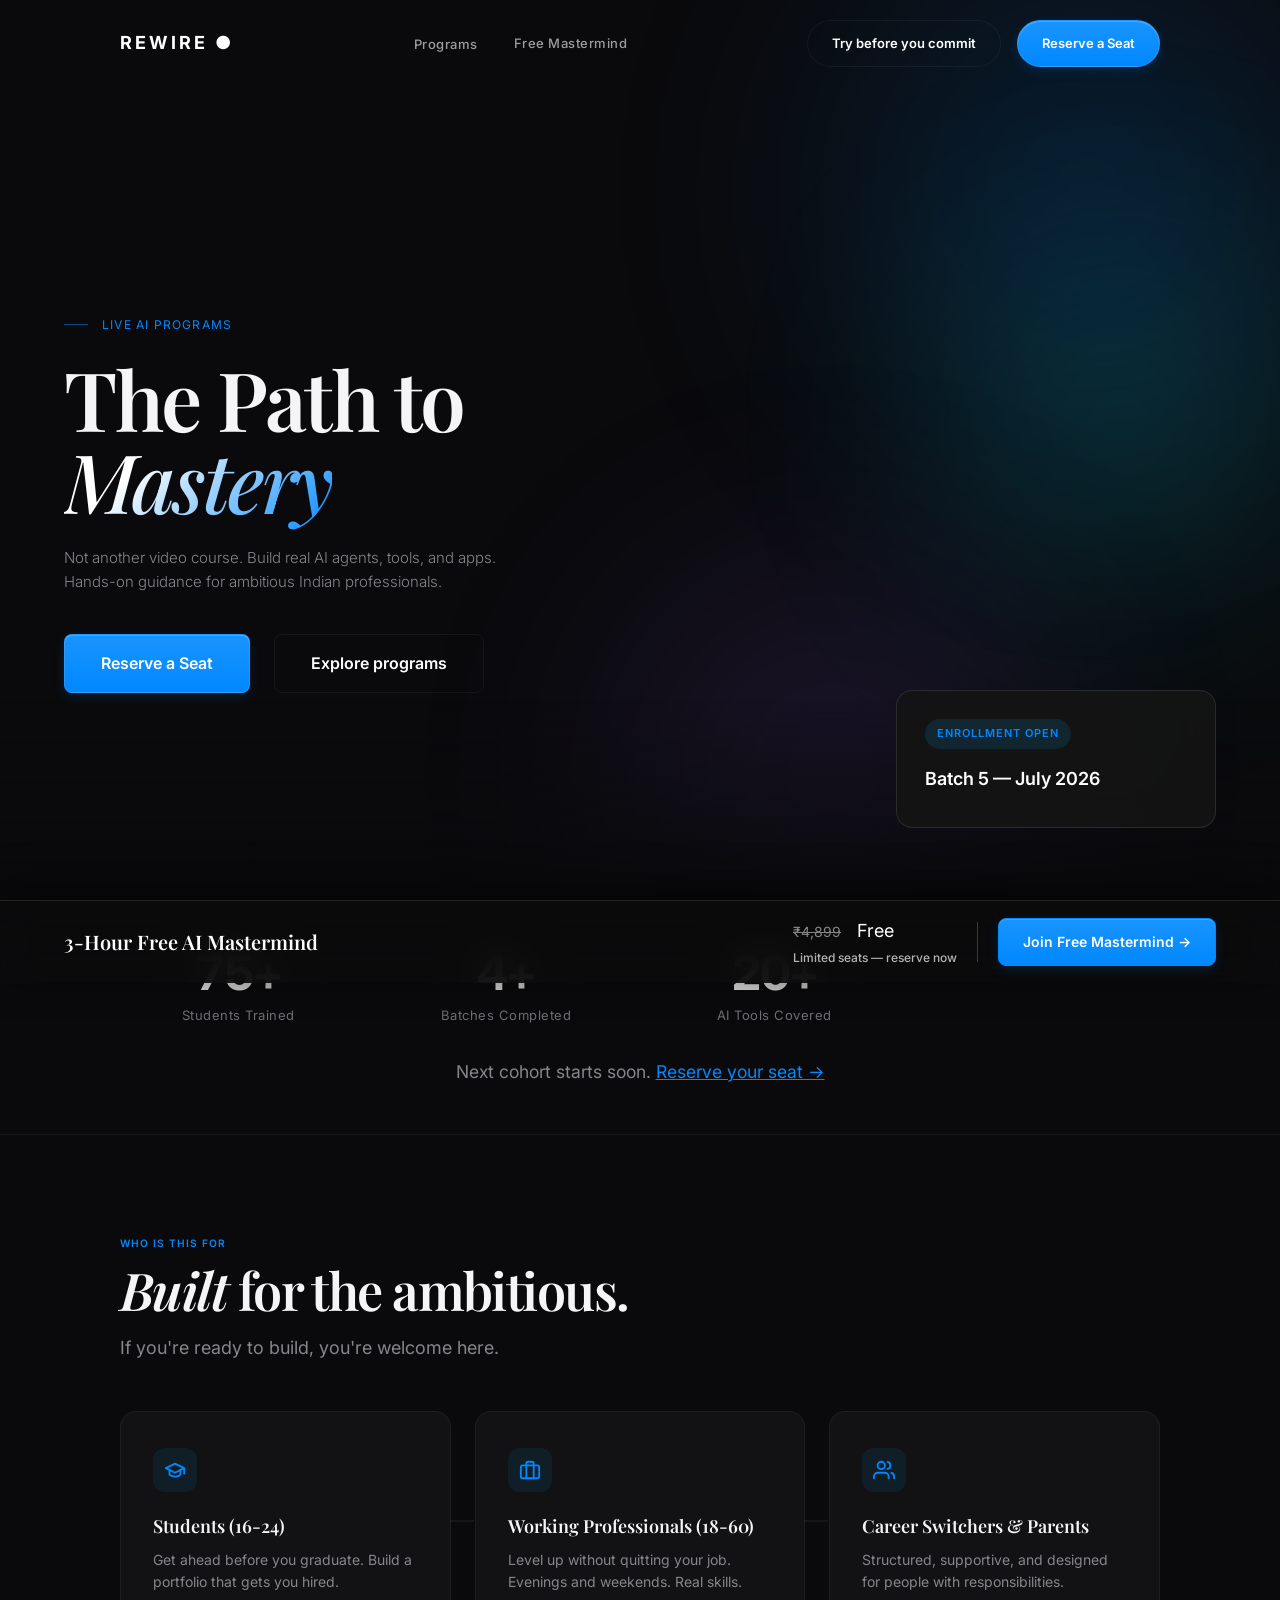
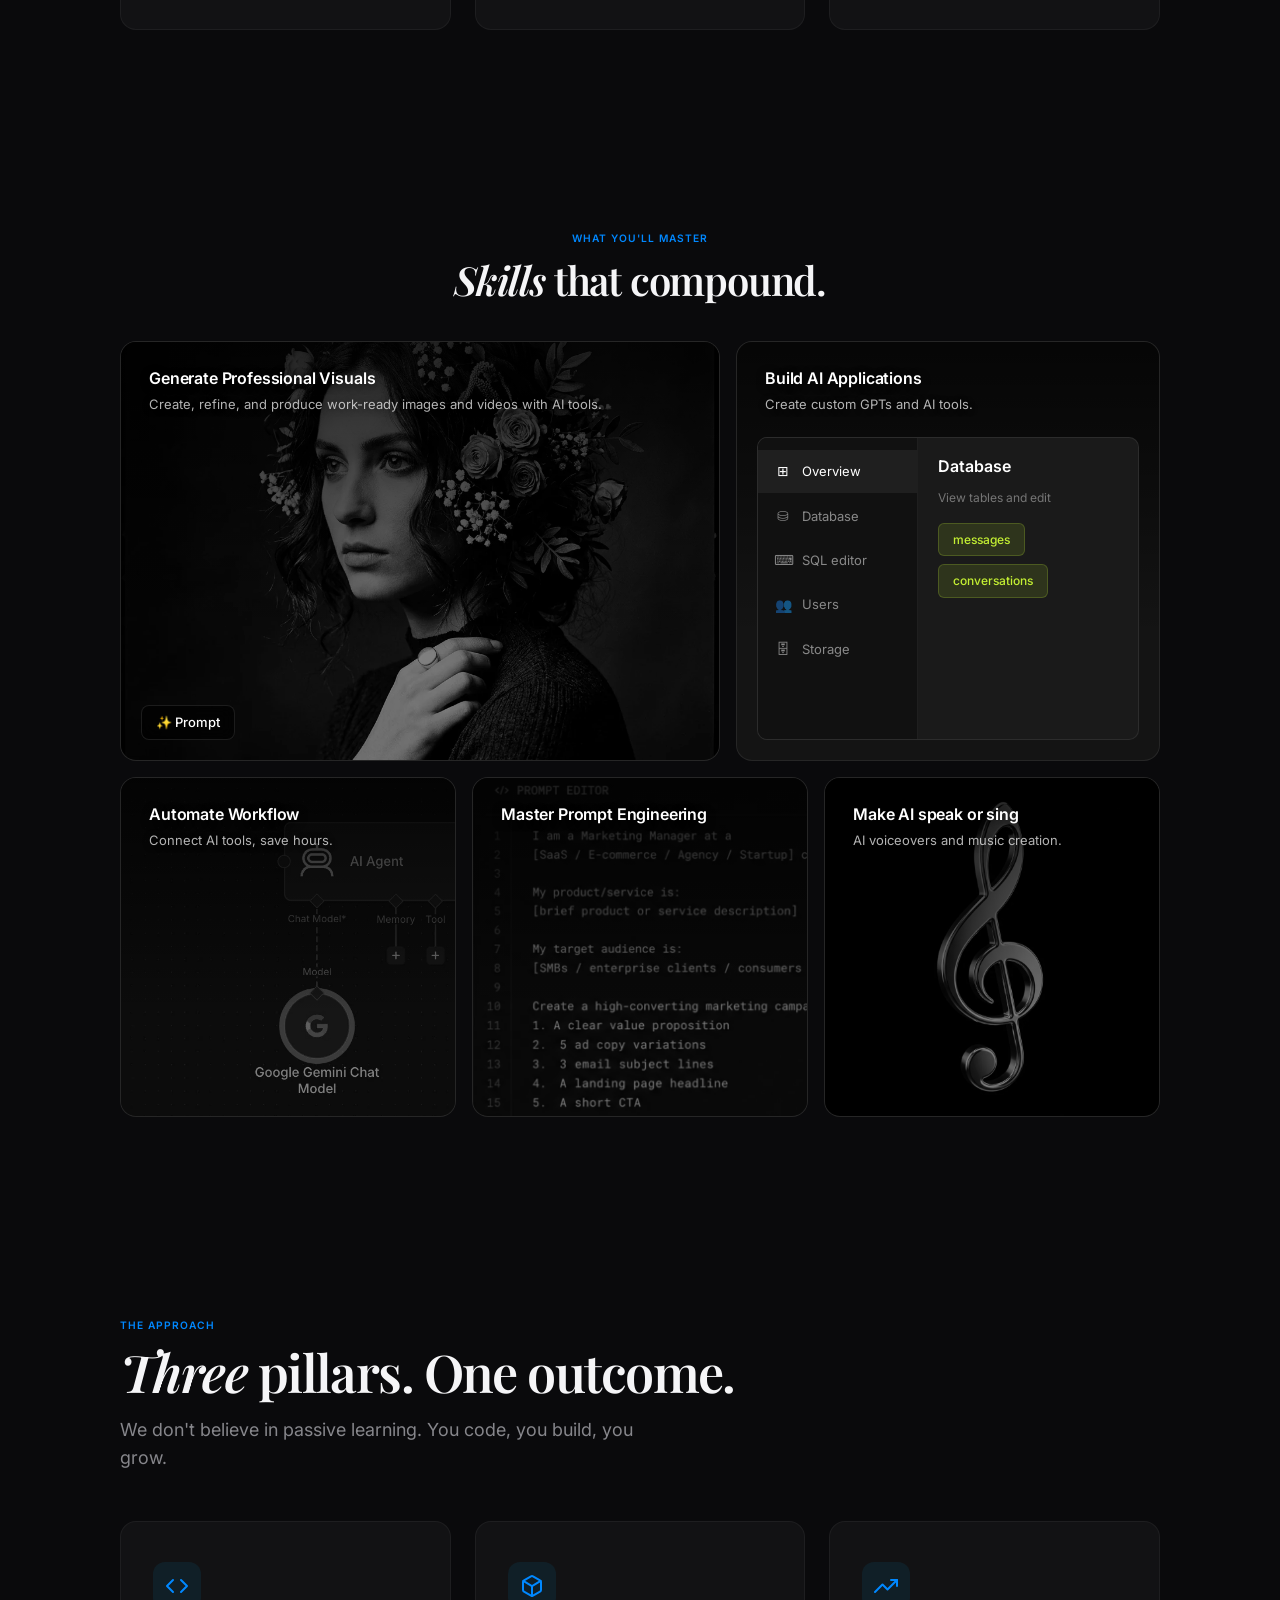
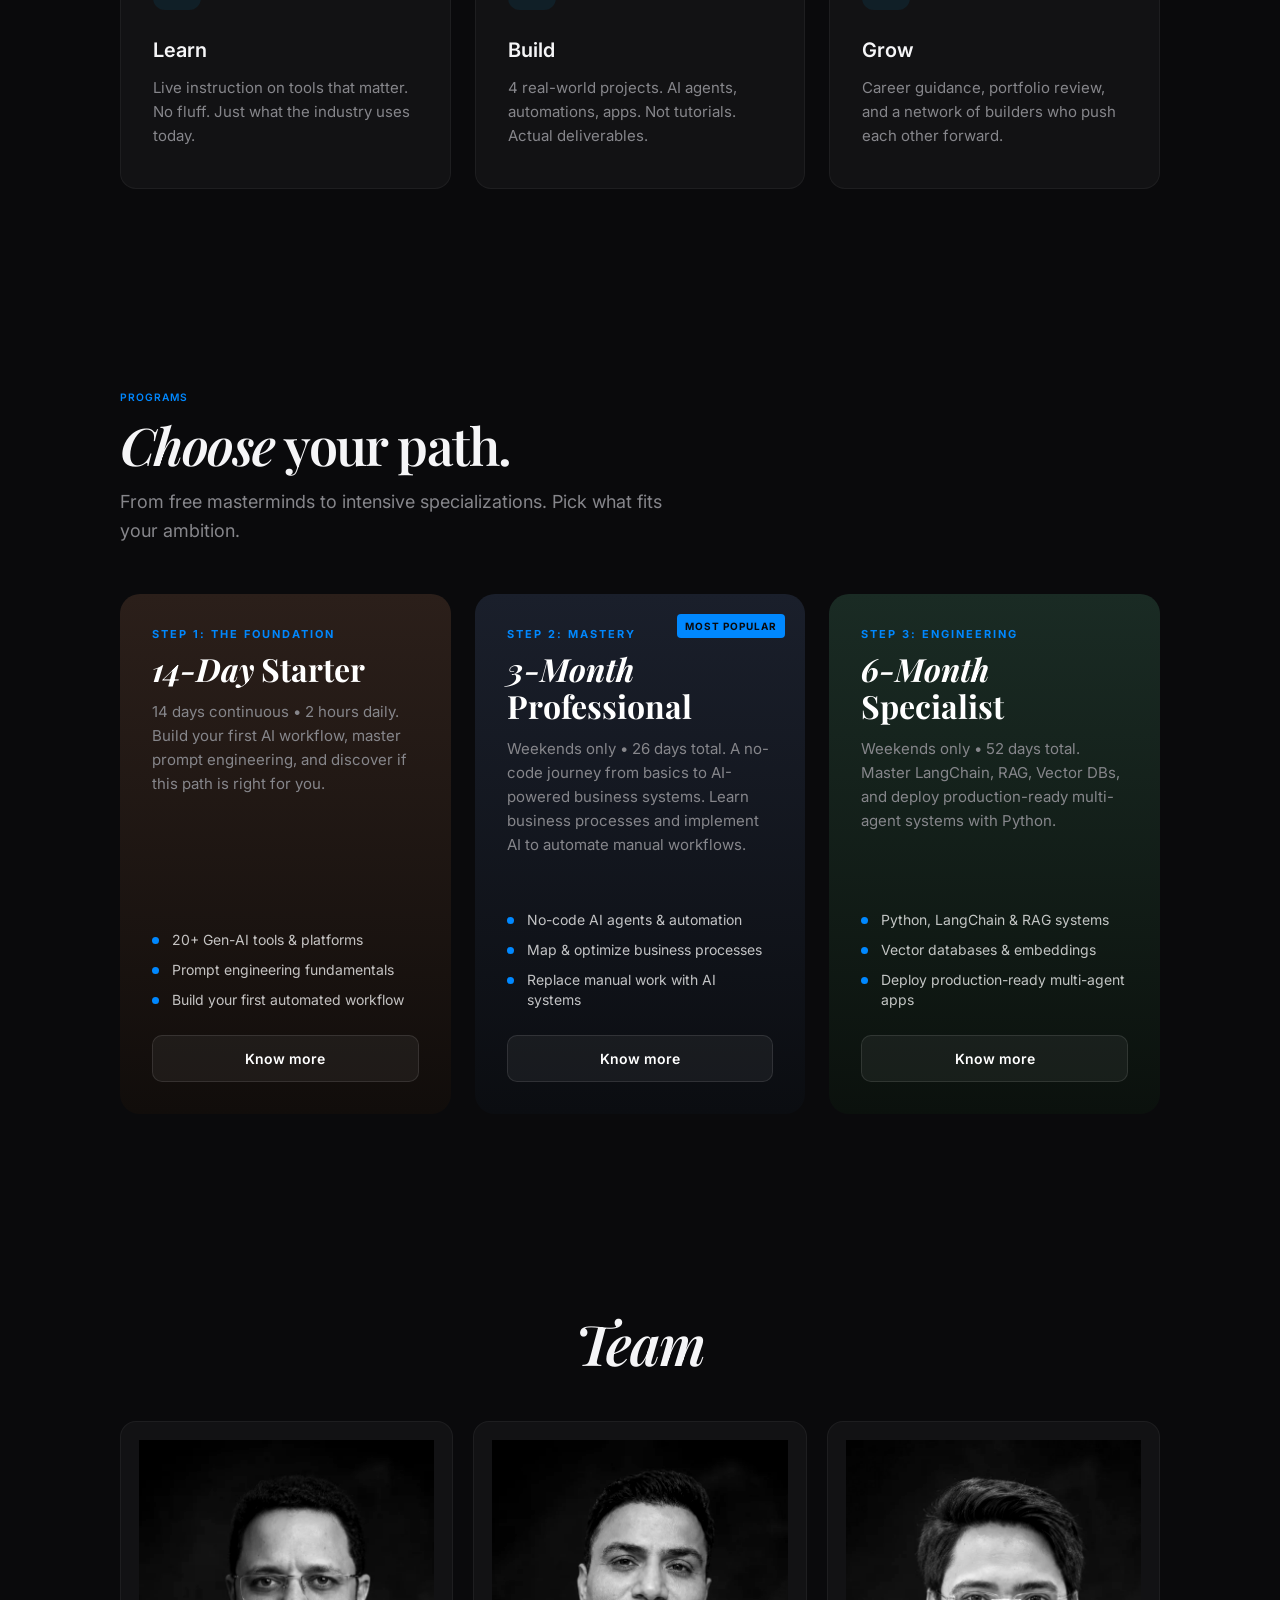
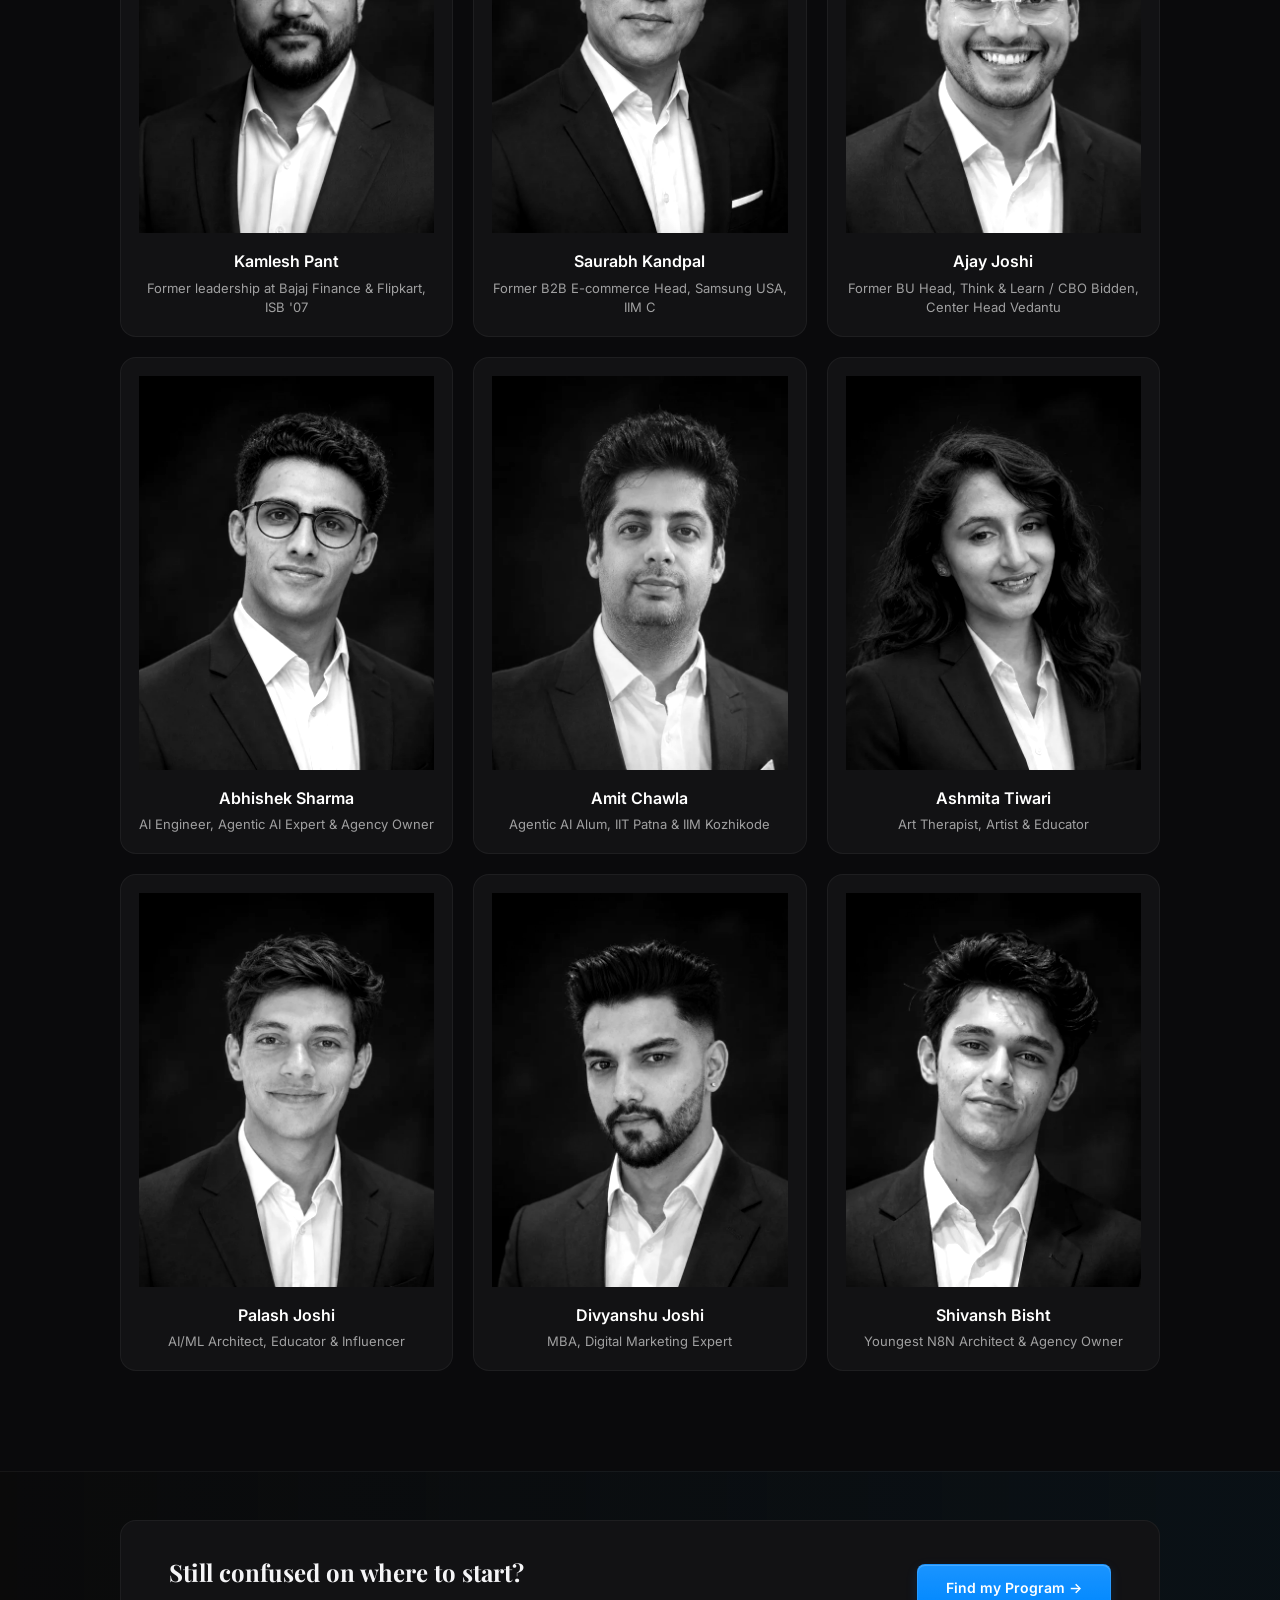
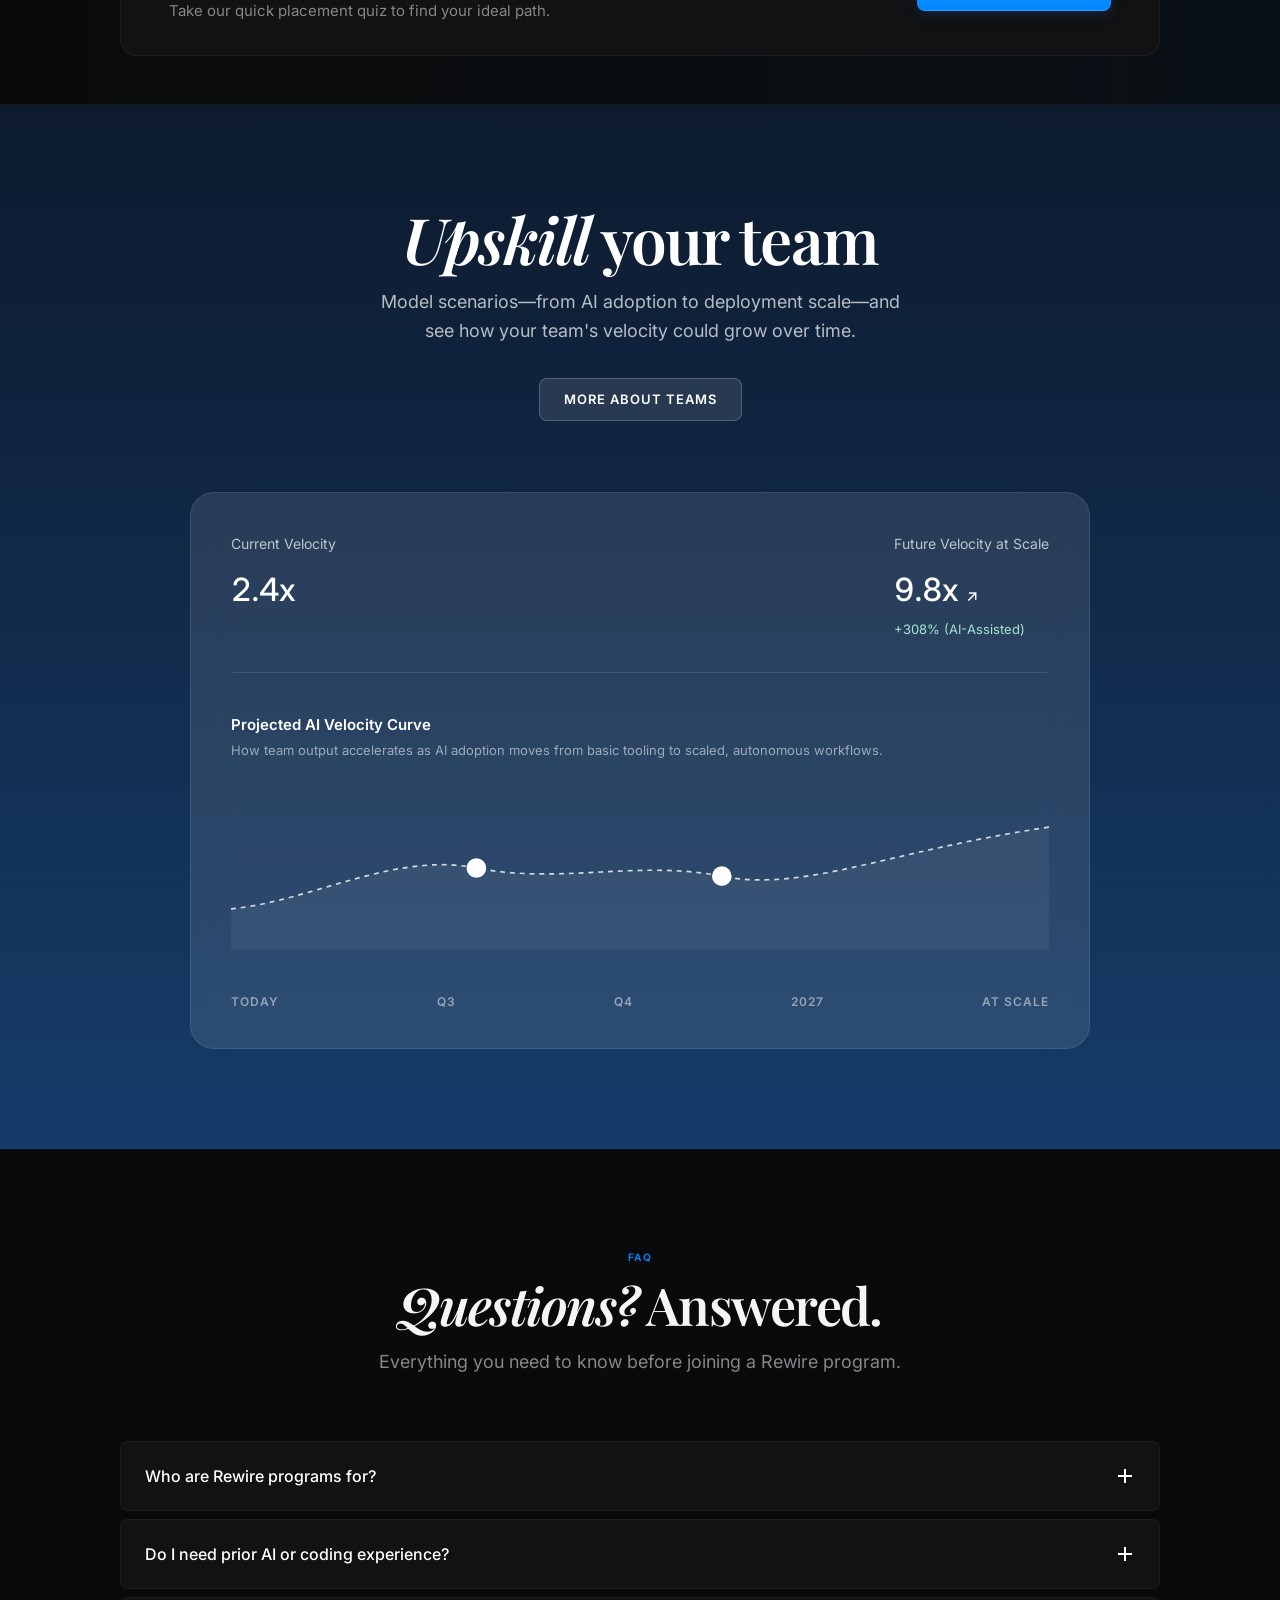
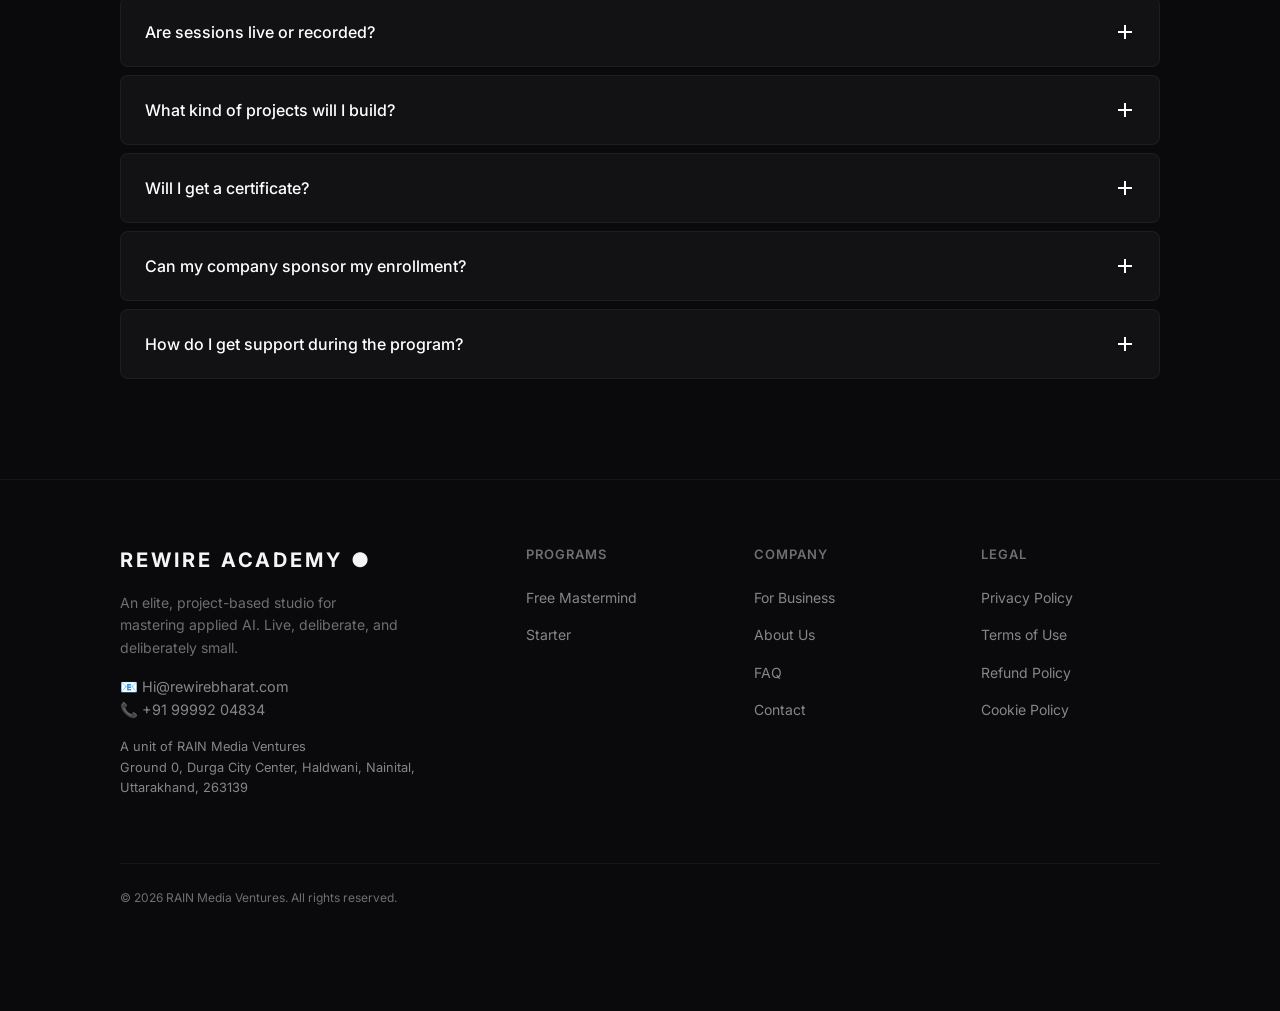
<file: index.html>
<!DOCTYPE html>
<html lang="en">
<head>
  <script>document.documentElement.classList.add('js-loaded');</script>
  <meta charset="UTF-8">
  <meta name="viewport" content="width=device-width, initial-scale=1.0">
  
  <meta name="referrer" content="no-referrer-when-downgrade"><title>Rewire Academy — Applied AI Mastery for Professionals</title>
  <meta name="description" content="Master applied AI through live, project-based programs. Join the free 3-hour Gen-AI mastermind or accelerate with our 14-day, 3-month, and 6-month cohorts.">
<link rel="canonical" href="https://rewirebharat.com/">
<meta property="og:title" content="Rewire Academy — Applied AI Mastery for Professionals">
<meta property="og:description" content="Master applied AI through live, project-based programs. Join the free 3-hour Gen-AI mastermind or accelerate with our 14-day, 3-month, and 6-month cohorts.">
<meta property="og:url" content="https://rewirebharat.com/">
<meta property="og:image" content="https://rewirebharat.com/images/og-image.png">
<meta name="twitter:title" content="Rewire Academy — Applied AI Mastery for Professionals">
<meta name="twitter:description" content="Master applied AI through live, project-based programs. Join the free 3-hour Gen-AI mastermind or accelerate with our 14-day, 3-month, and 6-month cohorts.">
<meta name="twitter:image" content="https://rewirebharat.com/images/og-image.png">
  <meta name="theme-color" content="#0A0A0C">
  <link rel="preconnect" href="https://fonts.googleapis.com">
  <link rel="preconnect" href="https://fonts.gstatic.com" crossorigin>
  <link rel="preconnect" href="https://cdnjs.cloudflare.com">
  <link rel="preconnect" href="https://unpkg.com">
  <link rel="preload" href="https://fonts.googleapis.com/css2?family=Inter:wght@300;400;500;600;700&family=Playfair+Display:ital,wght@0,500;0,600;0,700;1,500&display=optional" as="style">
  <link href="https://fonts.googleapis.com/css2?family=Inter:wght@300;400;500;600;700&family=Playfair+Display:ital,wght@0,500;0,600;0,700;1,500&display=optional" rel="stylesheet">
  <link rel="stylesheet" href="css/style.css?v=20">
<link rel="icon" type="image/x-icon" href="/favicon.ico">
<link rel="apple-touch-icon" href="/favicon.ico">
<meta name="theme-color" content="#0A0A0C">
<meta property="og:site_name" content="Rewire Academy">
<meta property="og:type" content="website">
<meta name="twitter:card" content="summary_large_image">

<!-- TODO: Replace with your GA4/GTM, Meta Pixel, LinkedIn Insight Tag IDs -->
<script>
  window.REWIRE_ANALYTICS = { enabled: false };
  // Example: enable after adding GTM container ID
  // (function(w,d,s,l,i){w[l]=w[l]||[];w[l].push({'gtm.start': new Date().getTime(),event:'gtm.js'}); ... })(window,document,'script','dataLayer','GTM-XXXXXXX');
</script>
<script type="application/ld+json">
{
  "@context": "https://schema.org",
  "@type": "Organization",
  "name": "Rewire Academy",
  "url": "https://rewirebharat.com",
  "logo": "https://rewirebharat.com/favicon.ico",
  "sameAs": [
    "https://linkedin.com/company/rewire-academy",
    "https://twitter.com/rewire_academy",
    "https://youtube.com/@rewire_academy"
  ],
  "contactPoint": {
    "@type": "ContactPoint",
    "email": "Hi@rewirebharat.com",
    "telephone": "+91-99992-04834",
    "contactType": "customer support"
  }
}
</script>
<script type="application/ld+json">
{
  "@context": "https://schema.org",
  "@type": "Course",
  "name": "Rewire Academy Applied AI Programs",
  "description": "Live, project-based AI programs including a free 3-hour Gen-AI mastermind, 14-day AI Generalist Accelerator, 3-month Applied AI Live, and 6-month AI Engineering Specialist.",
  "provider": {
    "@type": "Organization",
    "name": "Rewire Academy",
    "sameAs": "https://rewirebharat.com"
  }
}
</script>
</head>
<body>


  <!-- Skip to Main Content -->
  <a href="#main" class="skip-link">Skip to main content</a>

  <!-- ==========================================
       NAVIGATION
       ========================================== -->
  <nav class="nav" id="nav">
    <div class="container nav-inner">
      <a href="index.html" class="nav-logo">REWIRE ●</a>
      <div class="nav-links">
        <div class="nav-item-dropdown">
          <button class="nav-dropdown-trigger" id="programsTrigger" aria-haspopup="true" aria-expanded="false" aria-controls="megaMenu">Programs</button>
          <!-- Mega Menu -->
          <div class="mega-menu" id="megaMenu" role="group" aria-label="Programs">
            <div class="mega-menu-inner">
              <button class="mega-menu-column" data-course="starter">
                <div class="mega-menu-tier-label">Starter</div>
                <h4>14-Day AI Starter</h4>
                <p>Live beginner-friendly program. Build your first AI workflow and master 20+ tools in 14 days.</p>
                <span class="mega-menu-link">Know more →</span>
              </button>
              <button class="mega-menu-column" data-course="professional">
                <div class="mega-menu-tier-label">Professional</div>
                <h4>3-Month Applied AI</h4>
                <p>Weekend live program. Build no-code AI agents, custom GPTs, and automate real workflows.</p>
                <span class="mega-menu-link">Know more →</span>
              </button>
              <button class="mega-menu-column" data-course="specialist">
                <div class="mega-menu-tier-label">Specialist</div>
                <h4>6-Month AI Specialist</h4>
                <p>Advanced engineering with LangChain, RAG, vector DBs, multi-agent systems & placement support.</p>
                <span class="mega-menu-link">Know more →</span>
              </button>
            </div>
            <div class="mega-menu-footer">
              <span class="mega-menu-footer-text">Ready to begin?</span>
              <a href="starter.html" class="mega-menu-footer-link">View full Starter curriculum →</a>
            </div>
          </div>
        </div>
        <a href="free-class.html">Free Mastermind</a>
      </div>
      <div class="nav-right">
        <a href="free-class.html" class="btn btn-secondary btn-pill nav-cta-secondary">Try before you commit</a>
        <a href="register.html?course=3-Hour%20Gen-AI%20Mastermind" class="btn btn-primary btn-pill">Reserve a Seat</a>
      </div>
      <button class="nav-toggle" id="navToggle" aria-label="Open menu" aria-expanded="false">
        <span></span><span></span><span></span>
      </button>
    </div>
  </nav>

  <!-- Mobile Menu -->
  <div class="mobile-menu" id="mobileMenu">
    <button class="close-btn" id="mobileMenuClose" aria-label="Close menu">×</button>
    <a href="#programs" class="mobile-link">Programs</a>
    <a href="free-class.html" class="mobile-link">Free Mastermind</a>
    <a href="free-class.html" class="btn btn-secondary mobile-link">Try before you commit</a>
    <a href="register.html?course=3-Hour%20Gen-AI%20Mastermind" class="btn btn-primary mobile-link">Reserve a Seat</a>
  </div>

  <main id="main">
  <!-- ==========================================
       HERO (Atmospheric)
       ========================================== -->
  <section class="hero" id="hero">
    <div class="hero-mesh-container">
      <div class="hero-mesh-orb orb-1"></div>
      <div class="hero-mesh-orb orb-2"></div>
      <div class="hero-mesh-orb orb-3"></div>
    </div>

    <div class="hero-overlay">
      <div class="hero-content">
        <div class="hero-eyebrow">Live AI Programs</div>
        <h1 class="hero-headline">The Path to <br><em>Mastery</em></h1>
        <p class="hero-subline">Not another video course. Build real AI agents, tools, and apps. Hands-on guidance for ambitious Indian professionals.</p>
        <div class="hero-ctas">
          <a href="register.html?course=3-Hour%20Gen-AI%20Mastermind" class="btn btn-primary" style="padding:16px 36px; font-size:16px;">Reserve a Seat</a>
          <a href="#programs" class="btn btn-ghost" style="padding:16px 36px; font-size:16px;">Explore programs</a>
        </div>
      </div>
    </div>

    <!-- Floating Card -->
    <div class="hero-card">
      <div class="hero-card-badge">Enrollment Open</div>
      <div class="hero-card-title">Batch 5 — July 2026</div>
    </div>

    <div class="hero-fade"></div>
  </section>

<!-- ==========================================
       STATS BAR
       ========================================== -->
  <section class="stats" id="stats">
    <div class="container">
      <div class="stats-grid">
        <div class="stat-item reveal">
          <div class="stat-number" data-count="75">0</div>
          <div class="stat-label">Students Trained</div>
        </div>
        <div class="stat-item reveal">
          <div class="stat-number" data-count="4">0</div>
          <div class="stat-label">Batches Completed</div>
        </div>
        <div class="stat-item reveal">
          <div class="stat-number" data-count="20">0</div>
          <div class="stat-label">AI Tools Covered</div>
        </div>
      </div>
      <div class="countdown-timer reveal" style="text-align: center; margin-top: 32px; font-size: 1.1rem; color: var(--text-secondary);">
        Next cohort starts soon. <a href="register.html?course=3-Hour%20Gen-AI%20Mastermind" style="color: var(--accent); text-decoration: underline;">Reserve your seat →</a>
      </div>
    </div>
  </section>

  <!-- ==========================================
       WHO IS THIS FOR
       ========================================== -->
  <section class="section-padding" id="who">
    <div class="container">
      <div class="reveal">
        <div class="section-label">Who Is This For</div>
        <h2 class="section-headline"><em>Built</em> for the ambitious.</h2>
        <p class="section-subheadline">If you're ready to build, you're welcome here.</p>
      </div>
      <div class="who-grid">
        <div class="who-card reveal">
          <div class="who-card-connector"></div>
          <div class="who-icon">
            <svg width="22" height="22" viewBox="0 0 24 24" fill="none" stroke="currentColor" stroke-width="2" stroke-linecap="round" stroke-linejoin="round"><path d="M22 10v6M2 10l10-5 10 5-10 5z"/><path d="M6 12v5c3 3 9 3 12 0v-5"/></svg>
          </div>
          <div class="who-title">Students (16-24)</div>
          <p class="who-desc">Get ahead before you graduate. Build a portfolio that gets you hired.</p>
        </div>
        <div class="who-card reveal">
          <div class="who-card-connector"></div>
          <div class="who-icon">
            <svg width="22" height="22" viewBox="0 0 24 24" fill="none" stroke="currentColor" stroke-width="2" stroke-linecap="round" stroke-linejoin="round"><rect x="2" y="7" width="20" height="14" rx="2" ry="2"/><path d="M16 21V5a2 2 0 0 0-2-2h-4a2 2 0 0 0-2 2v16"/></svg>
          </div>
          <div class="who-title">Working Professionals (18-60)</div>
          <p class="who-desc">Level up without quitting your job. Evenings and weekends. Real skills.</p>
        </div>
        <div class="who-card reveal">
          <div class="who-icon">
            <svg width="22" height="22" viewBox="0 0 24 24" fill="none" stroke="currentColor" stroke-width="2" stroke-linecap="round" stroke-linejoin="round"><path d="M17 21v-2a4 4 0 0 0-4-4H5a4 4 0 0 0-4 4v2"/><circle cx="9" cy="7" r="4"/><path d="M23 21v-2a4 4 0 0 0-3-3.87"/><path d="M16 3.13a4 4 0 0 1 0 7.75"/></svg>
          </div>
          <div class="who-title">Career Switchers & Parents</div>
          <p class="who-desc">Structured, supportive, and designed for people with responsibilities.</p>
        </div>
      </div>
    </div>
  </section>

  <!-- ==========================================
       BENTO GRID SECTION (MASTERMIND SKILLS)
       ========================================== -->
  <section class="mm-bento-section">
    <div class="container">
      <div class="reveal" style="text-align: center; margin-bottom: 40px;">
        <div class="section-label">What You'll Master</div>
        <h2 class="section-headline" style="font-size: 40px;"><em>Skills</em> that compound.</h2>
      </div>
      <div class="mm-bento-grid">
        <!-- Top Row -->
        <!-- Card 1: Generate Professional Visuals (large, 7-col) -->
        <div class="mm-bento-card mm-bento-card-wide-left reveal">
          <div class="mm-bento-bg" style="background-image: url('images/mastermind/portrait.webp');"></div>
          <div class="mm-bento-content">
            <div class="mm-bento-title">Generate Professional Visuals</div>
            <div class="mm-bento-desc">Create, refine, and produce work-ready images and videos with AI tools.</div>
          </div>
          <div class="mm-bento-label">✨ Prompt</div>
        </div>

        <!-- Card 2: Build AI Applications (5-col) -->
        <div class="mm-bento-card mm-bento-card-wide-right reveal">
          <div class="mm-bento-content">
            <div class="mm-bento-title">Build AI Applications</div>
            <div class="mm-bento-desc">Create custom GPTs and AI tools.</div>
          </div>
          <!-- Inline DB UI mockup -->
          <div class="mm-db-ui">
            <div class="mm-db-sidebar">
              <div class="mm-db-sidebar-item active"><span class="mm-db-icon">⊞</span> Overview</div>
              <div class="mm-db-sidebar-item"><span class="mm-db-icon">⛁</span> Database</div>
              <div class="mm-db-sidebar-item"><span class="mm-db-icon">⌨</span> SQL editor</div>
              <div class="mm-db-sidebar-item"><span class="mm-db-icon">👥</span> Users</div>
              <div class="mm-db-sidebar-item"><span class="mm-db-icon">🗄</span> Storage</div>
            </div>
            <div class="mm-db-panel">
              <div class="mm-db-panel-title">Database</div>
              <div class="mm-db-panel-sub">View tables and edit</div>
              <div class="mm-db-tag">messages</div>
              <div class="mm-db-tag">conversations</div>
            </div>
          </div>
        </div>

        <!-- Bottom Row -->
        <!-- Card 3: Automate Workflow -->
        <div class="mm-bento-card mm-bento-card-third reveal">
          <div class="mm-bento-bg" style="background-image: url('images/mastermind/media__1781428565895.webp'); background-size: cover; background-position: center;"></div>
          <div class="mm-bento-content">
            <div class="mm-bento-title">Automate Workflow</div>
            <div class="mm-bento-desc">Connect AI tools, save hours.</div>
          </div>
        </div>

        <!-- Card 4: Master Prompt Engineering -->
        <div class="mm-bento-card mm-bento-card-third reveal">
          <div class="mm-bento-bg" style="background-image: url('images/mastermind/media__1781430486886.webp'); background-size: cover; background-position: top left;"></div>
          <div class="mm-bento-content">
            <div class="mm-bento-title">Master Prompt Engineering</div>
          </div>
        </div>

        <!-- Card 5: Make AI speak or sing -->
        <div class="mm-bento-card mm-bento-card-third reveal">
          <div class="mm-bento-bg" style="background-image: url('images/mastermind/treble_clef.webp'); background-size: cover; background-position: center;"></div>
          <div class="mm-bento-content">
            <div class="mm-bento-title">Make AI speak or sing</div>
            <div class="mm-bento-desc">AI voiceovers and music creation.</div>
          </div>
        </div>

      </div>
    </div>
  </section>

  <!-- ==========================================
       THE PILLARS
       ========================================== -->
  <section class="section-padding" id="pillars">
    <div class="container">
      <div class="reveal">
        <div class="section-label">The Approach</div>
        <h2 class="section-headline"><em>Three</em> pillars. One outcome.</h2>
        <p class="section-subheadline">We don't believe in passive learning. You code, you build, you grow.</p>
      </div>
      <div class="pillars-grid">
        <div class="pillar-card reveal">
          <div class="pillar-icon">
            <svg width="24" height="24" viewBox="0 0 24 24" fill="none" stroke="currentColor" stroke-width="2" stroke-linecap="round" stroke-linejoin="round"><polyline points="16 18 22 12 16 6"></polyline><polyline points="8 6 2 12 8 18"></polyline></svg>
          </div>
          <div class="pillar-title">Learn</div>
          <p class="pillar-desc">Live instruction on tools that matter. No fluff. Just what the industry uses today.</p>
        </div>
        <div class="pillar-card reveal">
          <div class="pillar-icon">
            <svg width="24" height="24" viewBox="0 0 24 24" fill="none" stroke="currentColor" stroke-width="2" stroke-linecap="round" stroke-linejoin="round"><path d="M21 16V8a2 2 0 0 0-1-1.73l-7-4a2 2 0 0 0-2 0l-7 4A2 2 0 0 0 3 8v8a2 2 0 0 0 1 1.73l7 4a2 2 0 0 0 2 0l7-4A2 2 0 0 0 21 16z"></path><polyline points="3.27 6.96 12 12.01 20.73 6.96"></polyline><line x1="12" y1="22.08" x2="12" y2="12"></line></svg>
          </div>
          <div class="pillar-title">Build</div>
          <p class="pillar-desc">4 real-world projects. AI agents, automations, apps. Not tutorials. Actual deliverables.</p>
        </div>
        <div class="pillar-card reveal">
          <div class="pillar-icon">
            <svg width="24" height="24" viewBox="0 0 24 24" fill="none" stroke="currentColor" stroke-width="2" stroke-linecap="round" stroke-linejoin="round"><polyline points="23 6 13.5 15.5 8.5 10.5 1 18"></polyline><polyline points="17 6 23 6 23 12"></polyline></svg>
          </div>
          <div class="pillar-title">Grow</div>
          <p class="pillar-desc">Career guidance, portfolio review, and a network of builders who push each other forward.</p>
        </div>
      </div>
    </div>
  </section>

  <!-- ==========================================
       PROGRAMS
       ========================================== -->
  <section class="section-padding" id="programs">
    <div class="container">
      <div class="reveal">
        <div class="section-label">Programs</div>
        <h2 class="section-headline"><em>Choose</em> your path.</h2>
        <p class="section-subheadline">From free masterminds to intensive specializations. Pick what fits your ambition.</p>
      </div>

      <div class="programs-grid reveal">

        <!-- Course 1: Starter -->
        <article class="program-card starter" data-course="starter">
          <div class="program-card-text">
            <div class="program-step">Step 1: The Foundation</div>
            <h3><em>14-Day</em> Starter</h3>
            <p>14 days continuous • 2 hours daily. Build your first AI workflow, master prompt engineering, and discover if this path is right for you.</p>
            <ul class="program-highlights">
              <li>20+ Gen-AI tools &amp; platforms</li>
              <li>Prompt engineering fundamentals</li>
              <li>Build your first automated workflow</li>
            </ul>
          </div>
          <button class="program-know-more" aria-label="View 14-Day Starter details">Know more</button>
        </article>

        <!-- Course 2: Professional -->
        <article class="program-card professional" data-course="professional">
          <div class="program-badge">MOST POPULAR</div>
          <div class="program-card-text">
            <div class="program-step">Step 2: Mastery</div>
            <h3><em>3-Month</em> Professional</h3>
            <p>Weekends only • 26 days total. A no-code journey from basics to AI-powered business systems. Learn business processes and implement AI to automate manual workflows.</p>
            <ul class="program-highlights">
              <li>No-code AI agents &amp; automation</li>
              <li>Map &amp; optimize business processes</li>
              <li>Replace manual work with AI systems</li>
            </ul>
          </div>
          <button class="program-know-more" aria-label="View 3-Month Professional details">Know more</button>
        </article>

        <!-- Course 3: Specialist -->
        <article class="program-card specialist" data-course="specialist">
          <div class="program-card-text">
            <div class="program-step">Step 3: Engineering</div>
            <h3><em>6-Month</em> Specialist</h3>
            <p>Weekends only • 52 days total. Master LangChain, RAG, Vector DBs, and deploy production-ready multi-agent systems with Python.</p>
            <ul class="program-highlights">
              <li>Python, LangChain &amp; RAG systems</li>
              <li>Vector databases &amp; embeddings</li>
              <li>Deploy production-ready multi-agent apps</li>
            </ul>
          </div>
          <button class="program-know-more" aria-label="View 6-Month Specialist details">Know more</button>
        </article>

      </div>
    </div>
  </section>

  <!-- ==========================================
       TEAM
       ========================================== -->
  <section class="section-padding" id="team">
    <div class="container">
      <div class="text-center reveal">
        <h2 class="section-headline team-headline"><em>Team</em></h2>
      </div>

      <div class="team-grid reveal">

        <!-- Person 1 -->
        <div class="team-card">
          <div class="team-photo">
            <img src="images/team/kamlesh-pant.webp" alt="Kamlesh Pant" class="team-photo-img" loading="lazy" decoding="async">
          </div>
          <div class="team-name">Kamlesh Pant</div>
          <div class="team-role">Former leadership at Bajaj Finance &amp; Flipkart, ISB&nbsp;'07</div>
        </div>

        <!-- Person 2 -->
        <div class="team-card">
          <div class="team-photo">
            <img src="images/team/saurabh-kandpal.webp" alt="Saurabh Kandpal" class="team-photo-img" loading="lazy" decoding="async">
          </div>
          <div class="team-name">Saurabh Kandpal</div>
          <div class="team-role">Former B2B E-commerce Head, Samsung USA, IIM C</div>
        </div>

        <!-- Person 3 -->
        <div class="team-card">
          <div class="team-photo">
            <img src="images/team/ajay-joshi.webp" alt="Ajay Joshi" class="team-photo-img" loading="lazy" decoding="async">
          </div>
          <div class="team-name">Ajay Joshi</div>
          <div class="team-role">Former BU Head, Think &amp; Learn / CBO Bidden, Center Head Vedantu</div>
        </div>

        <!-- Person 4 -->
        <div class="team-card">
          <div class="team-photo">
            <img src="images/team/abhishek-sharma.webp" alt="Abhishek Sharma" class="team-photo-img" loading="lazy" decoding="async">
          </div>
          <div class="team-name">Abhishek Sharma</div>
          <div class="team-role">AI Engineer, Agentic AI Expert &amp; Agency Owner</div>
        </div>

        <!-- Person 5 -->
        <div class="team-card">
          <div class="team-photo">
            <img src="images/team/amit-chawla.webp" alt="Amit Chawla" class="team-photo-img" loading="lazy" decoding="async">
          </div>
          <div class="team-name">Amit Chawla</div>
          <div class="team-role">Agentic AI Alum, IIT Patna &amp; IIM Kozhikode</div>
        </div>

        <!-- Person 6 -->
        <div class="team-card">
          <div class="team-photo">
            <img src="images/team/ashmita-tiwari.webp" alt="Ashmita Tiwari" class="team-photo-img" loading="lazy" decoding="async">
          </div>
          <div class="team-name">Ashmita Tiwari</div>
          <div class="team-role">Art Therapist, Artist &amp; Educator</div>
        </div>

        <!-- Person 7 -->
        <div class="team-card">
          <div class="team-photo">
            <img src="images/team/palash-joshi.webp" alt="Palash Joshi" class="team-photo-img" loading="lazy" decoding="async">
          </div>
          <div class="team-name">Palash Joshi</div>
          <div class="team-role">AI/ML Architect, Educator &amp; Influencer</div>
        </div>

        <!-- Person 8 -->
        <div class="team-card">
          <div class="team-photo">
            <img src="images/team/divyanshu-joshi.webp" alt="Divyanshu Joshi" class="team-photo-img" loading="lazy" decoding="async">
          </div>
          <div class="team-name">Divyanshu Joshi</div>
          <div class="team-role">MBA, Digital Marketing Expert</div>
        </div>

        <!-- Person 9 -->
        <div class="team-card">
          <div class="team-photo">
            <img src="images/team/shivansh-bisht.webp" alt="Shivansh Bisht" class="team-photo-img" loading="lazy" decoding="async">
          </div>
          <div class="team-name">Shivansh Bisht</div>
          <div class="team-role">Youngest N8N Architect &amp; Agency Owner</div>
        </div>

      </div>
    </div>
  </section>

  <!-- ==========================================
       QUIZ
       ========================================== -->
  <section class="quiz-banner" id="quiz">
    <div class="container">
      <div class="quiz-banner-inner reveal">
        <div>
          <h2 class="quiz-banner-title">Still confused on where to start?</h2>
          <p class="quiz-banner-desc">Take our quick placement quiz to find your ideal path.</p>
        </div>
        <button class="btn btn-primary" id="quizOpenBtn">Find my Program →</button>
      </div>
    </div>
  </section>

  <!-- Quiz Modal -->
  <div class="quiz-modal" id="quizModal" role="dialog" aria-modal="true" aria-labelledby="quizTitle" aria-hidden="true">
    <div class="quiz-modal-inner">
      <h2 id="quizTitle" class="sr-only">Find your program</h2>
      <button class="quiz-close" id="quizClose" aria-label="Close quiz">×</button>
      <div class="quiz-progress"><div class="quiz-progress-fill" id="quizProgressFill" style="width:25%"></div></div>
      <div id="quizContent">
        <div class="quiz-question" id="quizQuestion">What best describes your current situation?</div>
        <div class="quiz-options" id="quizOptions"></div>
      </div>
    </div>
  </div>

  <!-- ==========================================
       FOR BUSINESS
       ========================================== -->
  <section class="section-padding business-forecast" id="business">
    <div class="container text-center reveal">
      <h2 class="section-headline forecast-headline"><em>Upskill</em> your team</h2>
      <p class="section-subheadline forecast-sub">Model scenarios—from AI adoption to deployment scale—and<br>see how your team's velocity could grow over time.</p>
      
      <a href="#team" class="btn forecast-pill">MORE ABOUT TEAMS</a>

      <div class="forecast-glass-card">
        <div class="forecast-data-row">
          <div>
            <div class="forecast-label">Current Velocity</div>
            <div class="forecast-value">2.4x</div>
          </div>
          <div class="text-right">
            <div class="forecast-label">Future Velocity at Scale</div>
            <div class="forecast-value">9.8x <span style="font-size:16px;">↗</span></div>
            <div class="forecast-delta">+308% (AI-Assisted)</div>
          </div>
        </div>

        <div style="text-align: left; margin: 24px 0 8px;">
          <div style="font-size: 15px; font-weight: 600; color: #fff; margin-bottom: 4px;">Projected AI Velocity Curve</div>
          <div style="font-size: 13px; color: rgba(255,255,255,0.55); line-height: 1.5;">How team output accelerates as AI adoption moves from basic tooling to scaled, autonomous workflows.</div>
        </div>

        <!-- Mock Line Chart area -->
        <div class="mock-chart-container">
           <!-- Simple SVG mock line chart -->
           <svg viewBox="0 0 1000 200" class="forecast-svg">
              <path d="M0,150 C100,140 200,80 300,100 C400,120 500,90 600,110 C700,130 800,80 1000,50" fill="none" stroke="rgba(255,255,255,0.8)" stroke-width="2" stroke-dasharray="6,6" />
              <path d="M0,200 L0,150 C100,140 200,80 300,100 C400,120 500,90 600,110 C700,130 800,80 1000,50 L1000,200 Z" fill="rgba(255,255,255,0.05)" />
              
              <!-- Points -->
              <circle cx="300" cy="100" r="12" fill="#fff" />
              <circle cx="600" cy="110" r="12" fill="#fff" />
           </svg>
           <div class="chart-labels">
             <span>TODAY</span>
             <span>Q3</span>
             <span>Q4</span>
             <span>2027</span>
             <span>AT SCALE</span>
           </div>
        </div>
      </div>
    </div>
  </section>

  <!-- ==========================================
       FAQ
       ========================================== -->
  <section class="section-padding" id="faq">
    <div class="container">
      <div class="reveal" style="text-align: center; margin-bottom: 64px;">
        <div class="section-label">FAQ</div>
        <h2 class="section-headline"><em>Questions?</em> Answered.</h2>
        <p class="section-subheadline" style="max-width: 560px; margin: 0 auto;">Everything you need to know before joining a Rewire program.</p>
      </div>

      <div class="faq-list">
        <div class="faq-item">
          <button class="faq-question">Who are Rewire programs for?<span class="faq-icon"></span></button>
          <div class="faq-answer"><p>Our programs are designed for working professionals, engineers, founders, and ambitious learners who want to apply AI directly to their work — not just watch theory.</p></div>
        </div>
        <div class="faq-item">
          <button class="faq-question">Do I need prior AI or coding experience?<span class="faq-icon"></span></button>
          <div class="faq-answer"><p>The free mastermind and 14-day starter are beginner-friendly. The 3-month and 6-month tracks assume basic programming comfort and are built for builders who want depth.</p></div>
        </div>
        <div class="faq-item">
          <button class="faq-question">Are sessions live or recorded?<span class="faq-icon"></span></button>
          <div class="faq-answer"><p>All core sessions are live and interactive. Recordings are shared within 24 hours so you can catch up if you miss a session.</p></div>
        </div>
        <div class="faq-item">
          <button class="faq-question">What kind of projects will I build?<span class="faq-icon"></span></button>
          <div class="faq-answer"><p>You'll build real-world AI workflows, agents, automations, and production-ready prototypes — from custom chatbots to autonomous research agents.</p></div>
        </div>
        <div class="faq-item">
          <button class="faq-question">Will I get a certificate?<span class="faq-icon"></span></button>
          <div class="faq-answer"><p>Yes. All paid programs include a completion certificate from Rewire Academy that you can share on LinkedIn or with your employer.</p></div>
        </div>
        <div class="faq-item">
          <button class="faq-question">Can my company sponsor my enrollment?<span class="faq-icon"></span></button>
          <div class="faq-answer"><p>Absolutely. We provide invoices and certificates suitable for corporate L&D budgets. Email us at Hi@rewirebharat.com for bulk enrollment.</p></div>
        </div>
        <div class="faq-item">
          <button class="faq-question">How do I get support during the program?<span class="faq-icon"></span></button>
          <div class="faq-answer"><p>You'll get access to a private community, weekly live Q&A calls, and direct email support from the Rewire team.</p></div>
        </div>
      </div>
    </div>
  </section>

  </main>

  <!-- ==========================================
       FOOTER
       ========================================== -->
  <footer class="footer" id="contact">
    <div class="container">
      <div class="footer-grid">
        <div>
          <div class="footer-brand">REWIRE ACADEMY ●</div>
          <p class="footer-tagline" style="margin-bottom:16px;">An elite, project-based studio for mastering applied AI. Live, deliberate, and deliberately small.</p>
          <div style="color:var(--text-secondary); font-size:0.9rem; line-height:1.6; margin-bottom:16px;">
            📧 <a href="mailto:Hi@rewirebharat.com" style="color:inherit;">Hi@rewirebharat.com</a><br>
            📞 <a href="tel:+919999204834" style="color:inherit;">+91 99992 04834</a>
          </div>
          <div style="color:var(--text-secondary); font-size:0.8rem; line-height:1.6; margin-bottom:16px;">
            A unit of RAIN Media Ventures<br>
            Ground 0, Durga City Center, Haldwani, Nainital, Uttarakhand, 263139
          </div>
          <div class="footer-social">
            <a href="https://linkedin.com/company/rewire-academy" target="_blank" rel="noopener noreferrer" aria-label="LinkedIn"><svg width="16" height="16" viewBox="0 0 24 24" fill="currentColor"><path d="M20.447 20.452h-3.554v-5.569c0-1.328-.027-3.037-1.852-3.037-1.853 0-2.136 1.445-2.136 2.939v5.667H9.351V9h3.414v1.561h.046c.477-.9 1.637-1.85 3.37-1.85 3.601 0 4.267 2.37 4.267 5.455v6.286zM5.337 7.433a2.062 2.062 0 01-2.063-2.065 2.064 2.064 0 112.063 2.065zm1.782 13.019H3.555V9h3.564v11.452zM22.225 0H1.771C.792 0 0 .774 0 1.729v20.542C0 23.227.792 24 1.771 24h20.451C23.2 24 24 23.227 24 22.271V1.729C24 .774 23.2 0 22.222 0h.003z"/></svg></a>
            <a href="https://twitter.com/rewire_academy" target="_blank" rel="noopener noreferrer" aria-label="Twitter"><svg width="16" height="16" viewBox="0 0 24 24" fill="currentColor"><path d="M23.953 4.57a10 10 0 01-2.825.775 4.958 4.958 0 002.163-2.723c-.951.555-2.005.959-3.127 1.184a4.92 4.92 0 00-8.384 4.482C7.69 8.095 4.067 6.13 1.64 3.162a4.822 4.822 0 00-.666 2.475c0 1.71.87 3.213 2.188 4.096a4.904 4.904 0 01-2.228-.616v.06a4.923 4.923 0 003.946 4.827 4.996 4.996 0 01-2.212.085 4.936 4.936 0 004.604 3.417 9.867 9.867 0 01-6.102 2.105c-.39 0-.779-.023-1.17-.067a13.995 13.995 0 007.557 2.209c9.053 0 13.998-7.496 13.998-13.985 0-.21 0-.42-.015-.63A9.935 9.935 0 0024 4.59z"/></svg></a>
            <a href="https://youtube.com/@rewire_academy" target="_blank" rel="noopener noreferrer" aria-label="YouTube"><svg width="16" height="16" viewBox="0 0 24 24" fill="currentColor"><path d="M23.498 6.186a3.016 3.016 0 0 0-2.122-2.136C19.505 3.545 12 3.545 12 3.545s-7.505 0-9.377.505A3.017 3.017 0 0 0 .502 6.186C0 8.07 0 12 0 12s0 3.93.502 5.814a3.016 3.016 0 0 0 2.122 2.136c1.871.505 9.376.505 9.376.505s7.505 0 9.377-.505a3.015 3.015 0 0 0 2.122-2.136C24 15.93 24 12 24 12s0-3.93-.502-5.814zM9.545 15.568V8.432L15.818 12l-6.273 3.568z"/></svg></a>
          </div>
        </div>
        <div>
          <div class="footer-title">Programs</div>
          <ul class="footer-links">
            <li><a href="free-class.html">Free Mastermind</a></li>
            <li><a href="starter.html">Starter</a></li>
          </ul>
        </div>
        <div>
          <div class="footer-title">Company</div>
          <ul class="footer-links">
            <li><a href="#business">For Business</a></li>
            <li><a href="#who">About Us</a></li>
            <li><a href="#faq">FAQ</a></li>
            <li><a href="#contact">Contact</a></li>
          </ul>
        </div>
        <div>
          <div class="footer-title">Legal</div>
          <ul class="footer-links">
            <li><a href="legal/privacy.html">Privacy Policy</a></li>
            <li><a href="legal/terms.html">Terms of Use</a></li>
            <li><a href="legal/refund.html">Refund Policy</a></li>
            <li><a href="legal/cookie.html">Cookie Policy</a></li>
          </ul>
        </div>
      </div>
      <div class="footer-bottom">
        <div>&copy; 2026 RAIN Media Ventures. All rights reserved.</div>
      </div>
    </div>
  </footer>

  <!-- Sticky Mobile CTA -->
  <!-- Sticky Mobile CTA -->
  <div class="sticky-cta-bar" id="stickyCtaBar">
    <div class="container sticky-cta-inner">
      <div class="sticky-cta-title">3-Hour Free AI Mastermind</div>
      
      <div class="sticky-cta-right">
        <div class="sticky-cta-price-info">
          <div class="sticky-cta-price">
            <span style="text-decoration: line-through; opacity: 0.5; font-size: 14px; margin-right: 8px;">₹4,899</span>
            Free
          </div>
          <div class="sticky-cta-timer">
            Limited seats — reserve now
          </div>
        </div>
        
        <div class="sticky-cta-divider"></div>
        
        <a href="register.html?course=3-Hour%20Gen-AI%20Mastermind" class="btn btn-primary" style="padding: 12px 24px; background-color: #0088FF; border-color: #0088FF;">
          Join Free Mastermind →
        </a>
      </div>
    </div>
  </div>

  <!-- Course Detail Modal -->
  <div class="course-modal-backdrop" id="courseModalBackdrop" aria-hidden="true"></div>
  <div class="course-modal" id="courseModal" role="dialog" aria-modal="true" aria-labelledby="courseModalTitle" aria-hidden="true">
    <div class="course-modal-card" id="courseModalCard">
      <button class="course-modal-close" id="courseModalClose" aria-label="Close course details">&times;</button>
      
      <div class="course-modal-header">
        <div class="course-modal-step" id="courseModalStep">Step 1: The Foundation</div>
        <h3 class="course-modal-title" id="courseModalTitle"><em>14-Day</em> Starter</h3>
        <p class="course-modal-desc" id="courseModalDesc">14 days continuous • 2 hours daily. Build your first AI workflow, master prompt engineering, and discover if this path is right for you.</p>
      </div>

      <div class="course-modal-body">
        <div class="course-modal-section-title">What you'll learn</div>
        <ul class="course-modal-features" id="courseModalFeatures">
          <!-- Populated by JS -->
        </ul>

        <div class="course-modal-section-title">Who this is for</div>
        <ul class="course-modal-features" id="courseModalAudience">
          <!-- Populated by JS -->
        </ul>
      </div>

      <div class="course-modal-footer">
        <a href="register.html" id="courseModalCta" class="btn btn-primary" style="width: 100%; justify-content: center; padding: 14px 24px; font-size: 16px;">Connect with us →</a>
        <a href="starter.html" id="courseModalPageLink" class="course-modal-page-link" style="display: block; text-align: center; margin-top: 16px; font-size: 14px; color: var(--accent);">View full curriculum →</a>
      </div>
    </div>
  </div>

  <script src="js/app.js?v=20"></script>
  <script src="js/form-handler.js?v=4"></script>
</body>
</html>
</file>
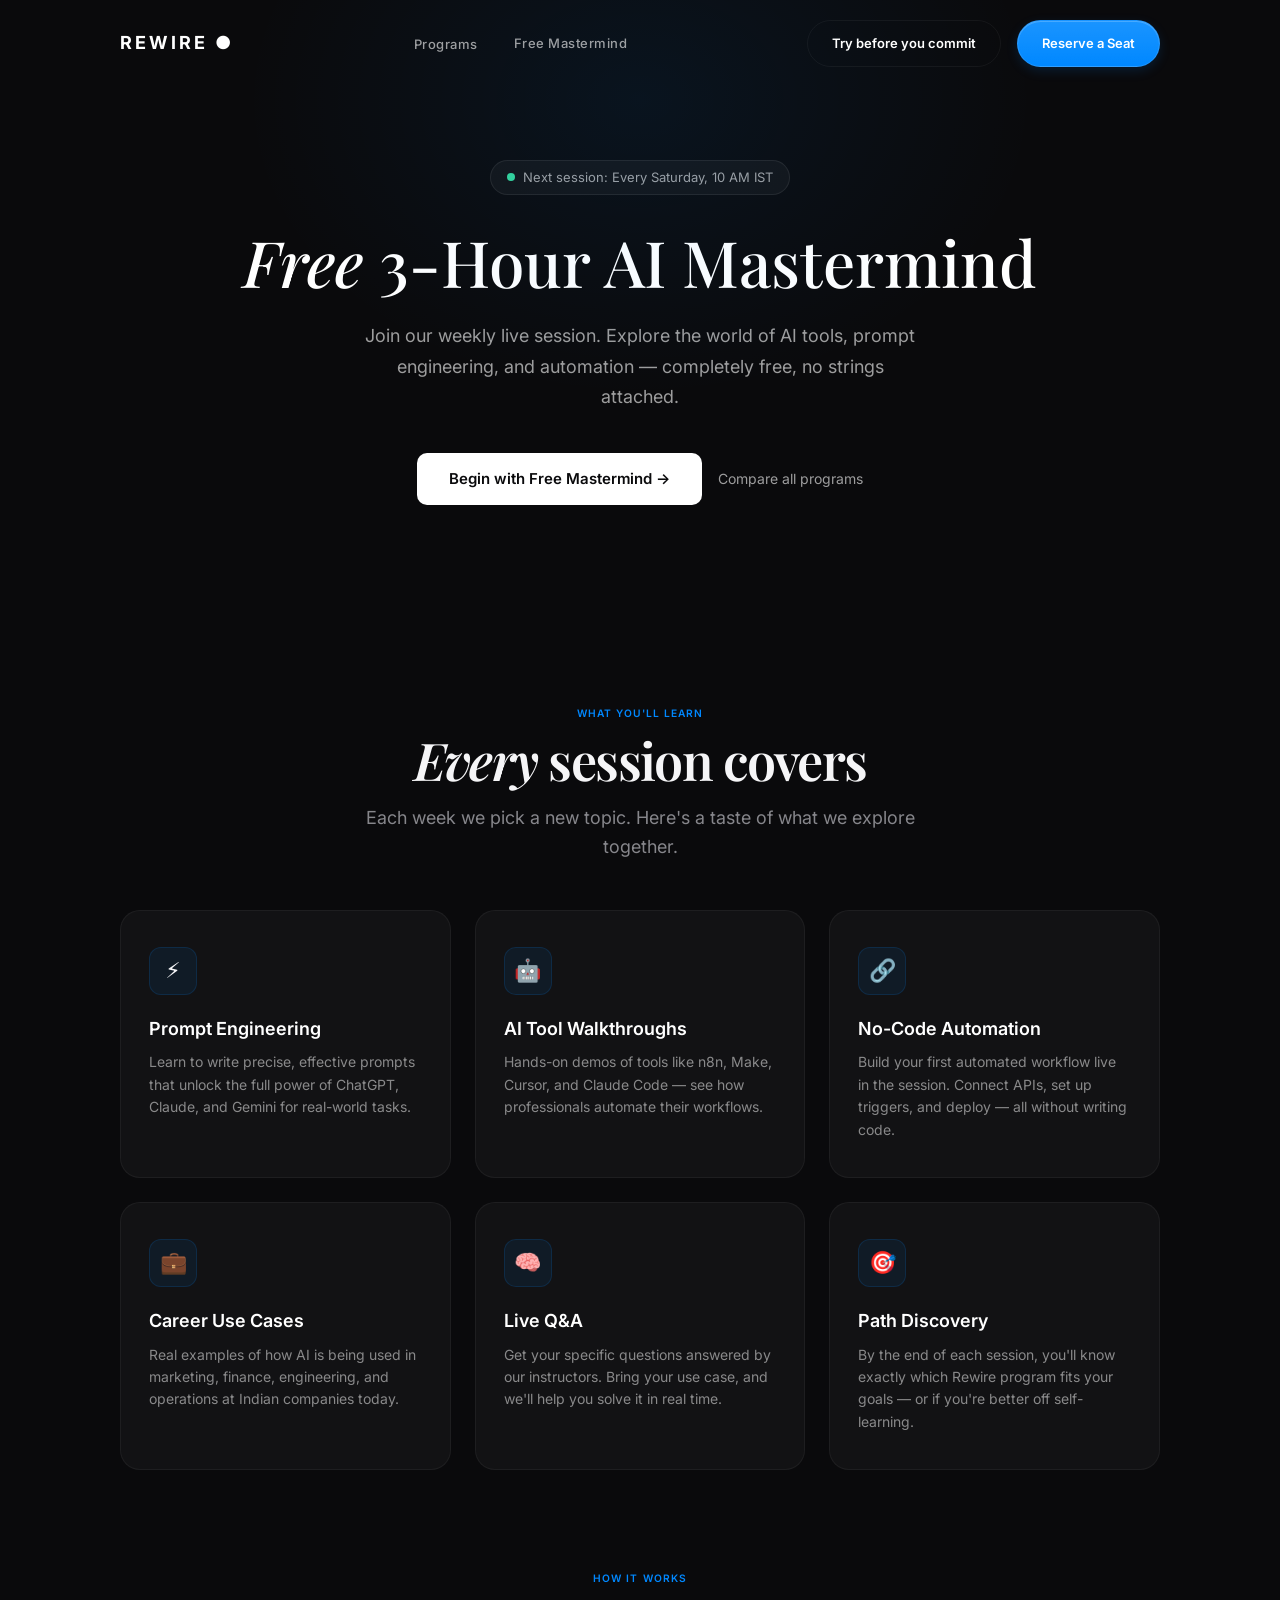
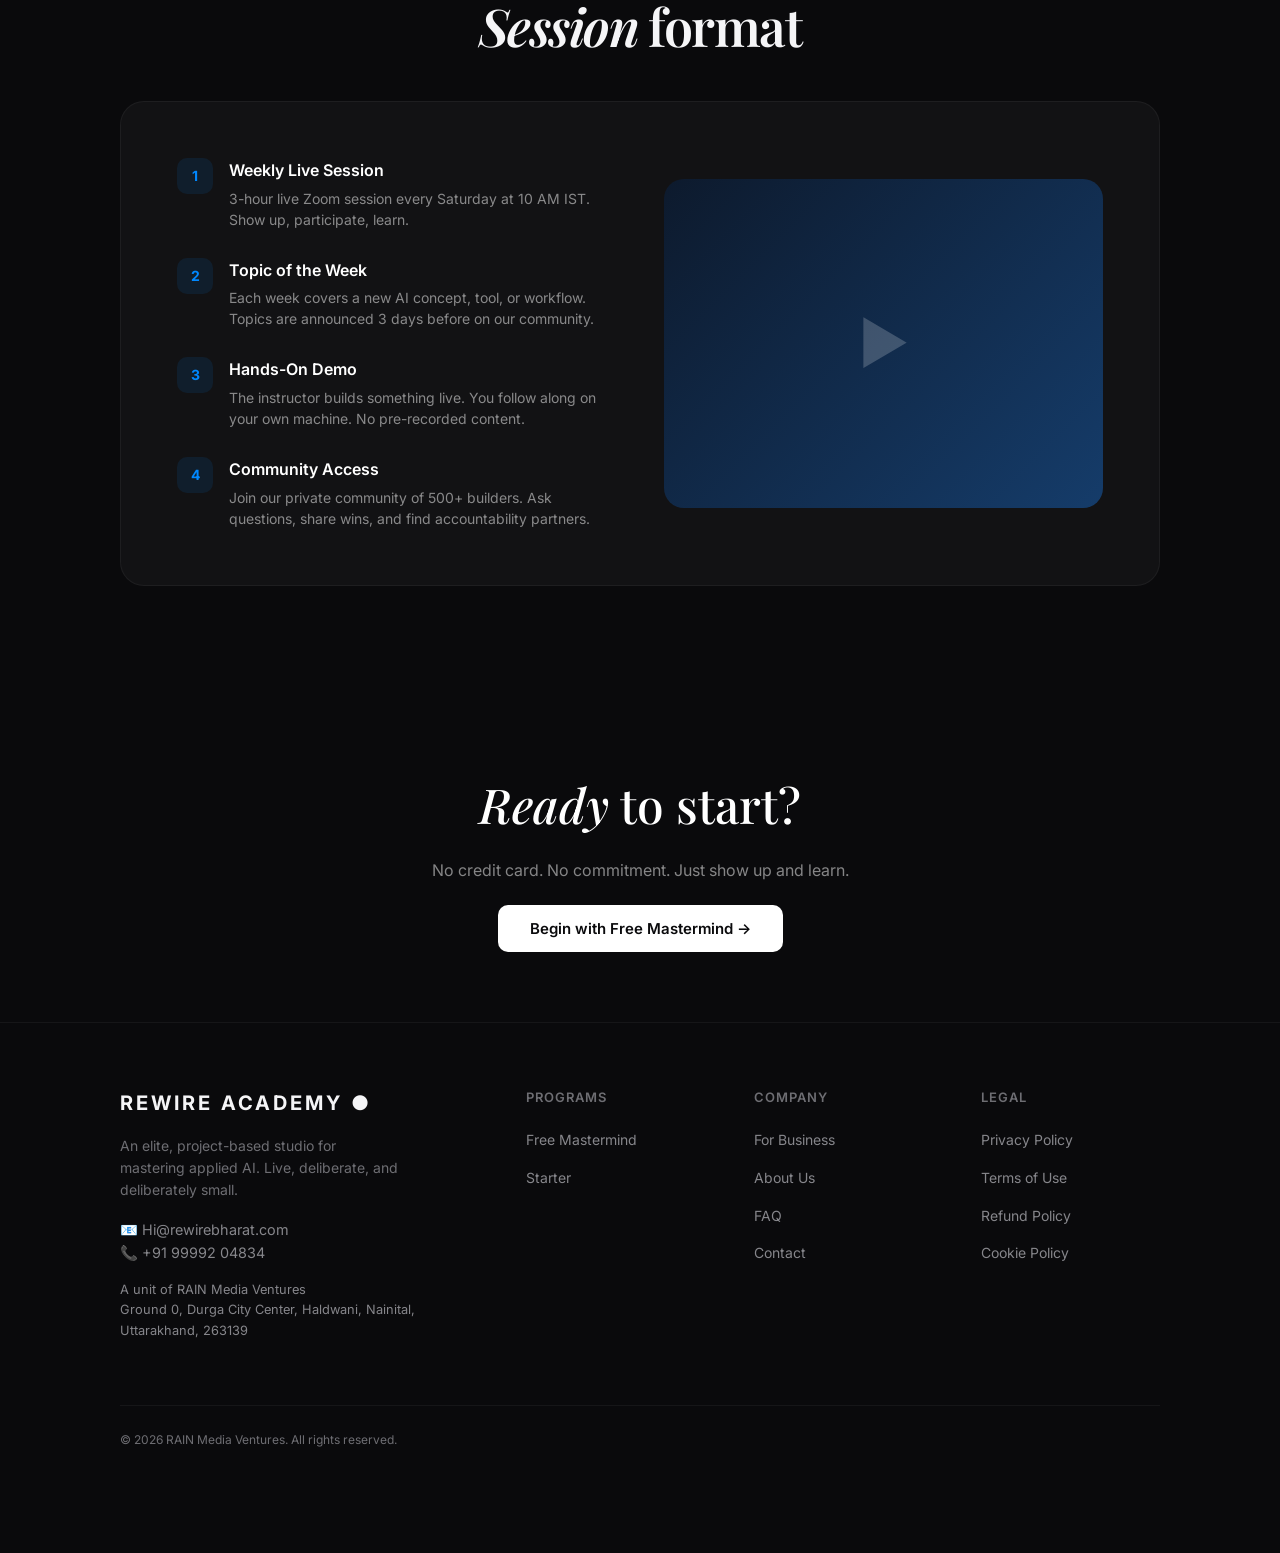
<file: free-class.html>
<!DOCTYPE html>
<html lang="en">
<head>
  <script>document.documentElement.classList.add('js-loaded');</script>
  <meta charset="UTF-8">
  <meta name="viewport" content="width=device-width, initial-scale=1.0">
  
  <meta name="referrer" content="no-referrer-when-downgrade"><title>Free 3-Hour Gen-AI Mastermind — Rewire Academy</title>
  <meta name="description" content="Reserve your spot in our free 3-hour AI mastermind. Explore AI tools, prompt engineering, and automation in a live, beginner-friendly session.">
<link rel="canonical" href="https://rewirebharat.com/free-class.html">
<meta property="og:title" content="Free 3-Hour Gen-AI Mastermind — Rewire Academy">
<meta property="og:description" content="Reserve your spot in our free 3-hour AI mastermind. Explore AI tools, prompt engineering, and automation in a live, beginner-friendly session.">
<meta property="og:url" content="https://rewirebharat.com/free-class.html">
<meta property="og:image" content="https://rewirebharat.com/images/og-image.png">
<meta name="twitter:title" content="Free 3-Hour Gen-AI Mastermind — Rewire Academy">
<meta name="twitter:description" content="Reserve your spot in our free 3-hour AI mastermind. Explore AI tools, prompt engineering, and automation in a live, beginner-friendly session.">
<meta name="twitter:image" content="https://rewirebharat.com/images/og-image.png">
  <meta name="theme-color" content="#0A0A0C">
  <link rel="preconnect" href="https://fonts.googleapis.com">
  <link rel="preconnect" href="https://fonts.gstatic.com" crossorigin>
  <link href="https://fonts.googleapis.com/css2?family=Inter:wght@300;400;500;600;700&family=Playfair+Display:ital,wght@0,500;0,600;0,700;1,500&display=optional" rel="stylesheet">
  <link rel="stylesheet" href="css/style.css?v=20">
  <style>
    /* ===== Free Class Page Specific Styles ===== */
    .fc-hero {
      padding: 160px 0 100px;
      text-align: center;
      position: relative;
      overflow: hidden;
    }
    .fc-hero::before {
      content: '';
      position: absolute;
      top: -200px;
      left: 50%;
      transform: translateX(-50%);
      width: 800px;
      height: 600px;
      background: radial-gradient(ellipse, rgba(0,136,255,0.08), transparent 70%);
      pointer-events: none;
    }
    .fc-eyebrow {
      font-size: 12px;
      font-weight: 600;
      letter-spacing: 3px;
      color: var(--accent);
      text-transform: uppercase;
      margin-bottom: 20px;
    }
    .fc-title {
      font-family: var(--serif);
      font-size: 64px;
      font-weight: 500;
      color: #fff;
      line-height: 1.1;
      margin-bottom: 24px;
    }
    .fc-title em {
      font-style: italic;
    }
    .fc-sub {
      font-size: 18px;
      color: rgba(255,255,255,0.6);
      max-width: 560px;
      margin: 0 auto 40px;
      line-height: 1.7;
    }
    .fc-cta-row {
      display: flex;
      gap: 16px;
      justify-content: center;
      align-items: center;
      flex-wrap: wrap;
    }
    .fc-cta-primary {
      background: #fff;
      color: #0a0a0c;
      padding: 14px 32px;
      border-radius: 10px;
      font-weight: 600;
      font-size: 15px;
      transition: all 0.3s ease;
      text-decoration: none;
    }
    .fc-cta-primary:hover {
      transform: translateY(-2px);
      box-shadow: 0 8px 24px rgba(255,255,255,0.1);
    }
    .fc-cta-secondary {
      color: rgba(255,255,255,0.6);
      font-size: 14px;
      text-decoration: none;
      transition: color 0.3s ease;
    }
    .fc-cta-secondary:hover {
      color: #fff;
    }
    .fc-badge {
      display: inline-flex;
      align-items: center;
      gap: 8px;
      background: rgba(255,255,255,0.04);
      border: 1px solid rgba(255,255,255,0.08);
      border-radius: 40px;
      padding: 6px 16px;
      font-size: 13px;
      color: rgba(255,255,255,0.6);
      margin-bottom: 32px;
    }
    .fc-badge-dot {
      width: 8px;
      height: 8px;
      border-radius: 50%;
      background: #34d399;
      animation: pulse-green 2s infinite;
    }
    @keyframes pulse-green {
      0%, 100% { opacity: 1; }
      50% { opacity: 0.4; }
    }

    /* What You'll Learn */
    .fc-learn-grid {
      display: grid;
      grid-template-columns: repeat(3, 1fr);
      gap: 24px;
      margin-top: 48px;
    }
    .fc-learn-card {
      background: var(--surface);
      border: 1px solid var(--border);
      border-radius: 20px;
      padding: 36px 28px;
      transition: transform 0.4s var(--ease), box-shadow 0.4s var(--ease);
    }
    .fc-learn-card:hover {
      transform: translateY(-4px);
      box-shadow: 0 16px 32px rgba(0,0,0,0.3);
    }
    .fc-learn-icon {
      width: 48px;
      height: 48px;
      border-radius: 12px;
      background: rgba(0,136,255,0.08);
      border: 1px solid rgba(0,136,255,0.15);
      display: flex;
      align-items: center;
      justify-content: center;
      margin-bottom: 20px;
      font-size: 22px;
    }
    .fc-learn-card h3 {
      font-size: 18px;
      font-weight: 600;
      color: #fff;
      margin-bottom: 8px;
    }
    .fc-learn-card p {
      font-size: 14px;
      color: rgba(255,255,255,0.5);
      line-height: 1.6;
    }

    /* Session Format */
    .fc-format {
      background: var(--surface);
      border: 1px solid var(--border);
      border-radius: 24px;
      padding: 56px;
      margin-top: 48px;
      display: grid;
      grid-template-columns: 1fr 1fr;
      gap: 48px;
      align-items: center;
    }
    .fc-format-detail {
      display: flex;
      align-items: flex-start;
      gap: 16px;
      margin-bottom: 28px;
    }
    .fc-format-detail:last-child {
      margin-bottom: 0;
    }
    .fc-format-num {
      flex-shrink: 0;
      width: 36px;
      height: 36px;
      border-radius: 10px;
      background: rgba(0,136,255,0.1);
      color: var(--accent);
      display: flex;
      align-items: center;
      justify-content: center;
      font-size: 14px;
      font-weight: 700;
    }
    .fc-format-detail h4 {
      font-size: 16px;
      font-weight: 600;
      color: #fff;
      margin-bottom: 4px;
    }
    .fc-format-detail p {
      font-size: 14px;
      color: rgba(255,255,255,0.5);
      line-height: 1.5;
    }
    .fc-format-visual {
      background: linear-gradient(135deg, #0d1a2d, #153c6a);
      border-radius: 20px;
      aspect-ratio: 4/3;
      display: flex;
      align-items: center;
      justify-content: center;
      color: rgba(255,255,255,0.2);
      font-size: 56px;
    }

    /* Bottom CTA */
    .fc-bottom-cta {
      text-align: center;
      padding: 80px 0;
    }
    .fc-bottom-cta h2 {
      font-family: var(--serif);
      font-size: 48px;
      font-weight: 500;
      color: #fff;
      margin-bottom: 16px;
    }
    .fc-bottom-cta p {
      font-size: 16px;
      color: rgba(255,255,255,0.5);
      margin-bottom: 32px;
    }

    @media (max-width: 768px) {
      .fc-title { font-size: 40px; }
      .fc-learn-grid { grid-template-columns: 1fr; }
      .fc-format { grid-template-columns: 1fr; padding: 32px; }
      .fc-bottom-cta h2 { font-size: 32px; }
    }
  </style>
<link rel="icon" type="image/x-icon" href="/favicon.ico">
<link rel="apple-touch-icon" href="/favicon.ico">
<meta name="theme-color" content="#0A0A0C">
<meta property="og:site_name" content="Rewire Academy">
<meta property="og:type" content="website">
<meta name="twitter:card" content="summary_large_image">

<!-- TODO: Replace with your GA4/GTM, Meta Pixel, LinkedIn Insight Tag IDs -->
<script>
  window.REWIRE_ANALYTICS = { enabled: false };
  // Example: enable after adding GTM container ID
  // (function(w,d,s,l,i){w[l]=w[l]||[];w[l].push({'gtm.start': new Date().getTime(),event:'gtm.js'}); ... })(window,document,'script','dataLayer','GTM-XXXXXXX');
</script>
</head>
<body>

  <!-- Skip to Main Content -->
  <a href="#main" class="skip-link">Skip to main content</a>

  <nav class="nav" id="nav">
    <div class="container nav-inner">
      <a href="index.html" class="nav-logo">REWIRE ●</a>
      <div class="nav-links">
        <div class="nav-item-dropdown">
          <button class="nav-dropdown-trigger" id="programsTrigger" aria-haspopup="true" aria-expanded="false" aria-controls="megaMenu">Programs</button>
          <div class="mega-menu" id="megaMenu" role="group" aria-label="Programs">
            <div class="mega-menu-inner">
              <button class="mega-menu-column" data-course="starter">
                <div class="mega-menu-tier-label">Starter</div>
                <h4>14-Day AI Starter</h4>
                <p>Live beginner-friendly program. Build your first AI workflow and master 20+ tools in 14 days.</p>
                <span class="mega-menu-link">Know more →</span>
              </button>
              <button class="mega-menu-column" data-course="professional">
                <div class="mega-menu-tier-label">Professional</div>
                <h4>3-Month Applied AI</h4>
                <p>Weekend live program. Build no-code AI agents, custom GPTs, and automate real workflows.</p>
                <span class="mega-menu-link">Know more →</span>
              </button>
              <button class="mega-menu-column" data-course="specialist">
                <div class="mega-menu-tier-label">Specialist</div>
                <h4>6-Month AI Specialist</h4>
                <p>Advanced engineering with LangChain, RAG, vector DBs, multi-agent systems & placement support.</p>
                <span class="mega-menu-link">Know more →</span>
              </button>
            </div>
            <div class="mega-menu-footer">
              <span class="mega-menu-footer-text">Ready to begin?</span>
              <a href="starter.html" class="mega-menu-footer-link">View full Starter curriculum →</a>
            </div>
          </div>
        </div>
        <a href="free-class.html">Free Mastermind</a>
      </div>
      <div class="nav-right">
        <a href="free-class.html" class="btn btn-secondary btn-pill nav-cta-secondary">Try before you commit</a>
        <a href="register.html?course=3-Hour%20Gen-AI%20Mastermind" class="btn btn-primary btn-pill">Reserve a Seat</a>
      </div>
      <button class="nav-toggle" id="navToggle" aria-label="Open menu" aria-expanded="false">
        <span></span><span></span><span></span>
      </button>
    </div>
  </nav>

  <!-- Mobile Menu -->
  <div class="mobile-menu" id="mobileMenu">
    <button class="close-btn" id="mobileMenuClose" aria-label="Close menu">×</button>
    <a href="index.html#programs" class="mobile-link">Programs</a>
    <a href="free-class.html" class="mobile-link">Free Mastermind</a>
    <a href="free-class.html" class="btn btn-secondary mobile-link">Try before you commit</a>
    <a href="register.html?course=3-Hour%20Gen-AI%20Mastermind" class="btn btn-primary mobile-link">Reserve a Seat</a>
  </div>

  <main id="main">

  <!-- Hero -->
  <section class="fc-hero">
    <div class="container">
      <div class="fc-badge">
        <div class="fc-badge-dot"></div>
        Next session: Every Saturday, 10 AM IST
      </div>
      <h1 class="fc-title"><em>Free</em> 3-Hour AI Mastermind</h1>
      <p class="fc-sub">Join our weekly live session. Explore the world of AI tools, prompt engineering, and automation — completely free, no strings attached.</p>
      <div class="fc-cta-row">
        <a href="register.html?course=3-Hour%20Gen-AI%20Mastermind" class="fc-cta-primary">Begin with Free Mastermind →</a>
        <a href="index.html#programs" class="fc-cta-secondary">Compare all programs</a>
      </div>
    </div>
  </section>

  <!-- What You'll Learn -->
  <section class="section-padding">
    <div class="container">
      <div class="text-center">
        <div class="section-label">What You'll Learn</div>
        <h2 class="section-headline"><em>Every</em> session covers</h2>
        <p class="section-subheadline" style="max-width:560px; margin: 0 auto;">Each week we pick a new topic. Here's a taste of what we explore together.</p>
      </div>

      <div class="fc-learn-grid">
        <div class="fc-learn-card">
          <div class="fc-learn-icon">⚡</div>
          <h3>Prompt Engineering</h3>
          <p>Learn to write precise, effective prompts that unlock the full power of ChatGPT, Claude, and Gemini for real-world tasks.</p>
        </div>
        <div class="fc-learn-card">
          <div class="fc-learn-icon">🤖</div>
          <h3>AI Tool Walkthroughs</h3>
          <p>Hands-on demos of tools like n8n, Make, Cursor, and Claude Code — see how professionals automate their workflows.</p>
        </div>
        <div class="fc-learn-card">
          <div class="fc-learn-icon">🔗</div>
          <h3>No-Code Automation</h3>
          <p>Build your first automated workflow live in the session. Connect APIs, set up triggers, and deploy — all without writing code.</p>
        </div>
        <div class="fc-learn-card">
          <div class="fc-learn-icon">💼</div>
          <h3>Career Use Cases</h3>
          <p>Real examples of how AI is being used in marketing, finance, engineering, and operations at Indian companies today.</p>
        </div>
        <div class="fc-learn-card">
          <div class="fc-learn-icon">🧠</div>
          <h3>Live Q&A</h3>
          <p>Get your specific questions answered by our instructors. Bring your use case, and we'll help you solve it in real time.</p>
        </div>
        <div class="fc-learn-card">
          <div class="fc-learn-icon">🎯</div>
          <h3>Path Discovery</h3>
          <p>By the end of each session, you'll know exactly which Rewire program fits your goals — or if you're better off self-learning.</p>
        </div>
      </div>
    </div>
  </section>

  <!-- Session Format -->
  <section class="section-padding" style="padding-top: 0;">
    <div class="container">
      <div class="text-center">
        <div class="section-label">How It Works</div>
        <h2 class="section-headline"><em>Session</em> format</h2>
      </div>

      <div class="fc-format">
        <div>
          <div class="fc-format-detail">
            <div class="fc-format-num">1</div>
            <div>
              <h4>Weekly Live Session</h4>
              <p>3-hour live Zoom session every Saturday at 10 AM IST. Show up, participate, learn.</p>
            </div>
          </div>
          <div class="fc-format-detail">
            <div class="fc-format-num">2</div>
            <div>
              <h4>Topic of the Week</h4>
              <p>Each week covers a new AI concept, tool, or workflow. Topics are announced 3 days before on our community.</p>
            </div>
          </div>
          <div class="fc-format-detail">
            <div class="fc-format-num">3</div>
            <div>
              <h4>Hands-On Demo</h4>
              <p>The instructor builds something live. You follow along on your own machine. No pre-recorded content.</p>
            </div>
          </div>
          <div class="fc-format-detail">
            <div class="fc-format-num">4</div>
            <div>
              <h4>Community Access</h4>
              <p>Join our private community of 500+ builders. Ask questions, share wins, and find accountability partners.</p>
            </div>
          </div>
        </div>
        <div class="fc-format-visual">
          ▶
        </div>
      </div>
    </div>
  </section>

  <!-- Bottom CTA -->
  <section class="fc-bottom-cta">
    <div class="container">
      <h2><em>Ready</em> to start?</h2>
      <p>No credit card. No commitment. Just show up and learn.</p>
      <a href="register.html?course=3-Hour%20Gen-AI%20Mastermind" class="fc-cta-primary">Begin with Free Mastermind →</a>
    </div>
  </section>

  </main>

  <!-- Footer -->
  <footer class="footer" id="contact">
    <div class="container">
      <div class="footer-grid">
        <div>
          <div class="footer-brand">REWIRE ACADEMY ●</div>
          <p class="footer-tagline" style="margin-bottom:16px;">An elite, project-based studio for mastering applied AI. Live, deliberate, and deliberately small.</p>
          <div style="color:var(--text-secondary); font-size:0.9rem; line-height:1.6; margin-bottom:16px;">
            📧 <a href="mailto:Hi@rewirebharat.com" style="color:inherit;">Hi@rewirebharat.com</a><br>
            📞 <a href="tel:+919999204834" style="color:inherit;">+91 99992 04834</a>
          </div>
          <div style="color:var(--text-secondary); font-size:0.8rem; line-height:1.6; margin-bottom:16px;">
            A unit of RAIN Media Ventures<br>
            Ground 0, Durga City Center, Haldwani, Nainital, Uttarakhand, 263139
          </div>
          <div class="footer-social">
            <a href="https://linkedin.com/company/rewire-academy" target="_blank" rel="noopener noreferrer" aria-label="LinkedIn"><svg width="16" height="16" viewBox="0 0 24 24" fill="currentColor"><path d="M20.447 20.452h-3.554v-5.569c0-1.328-.027-3.037-1.852-3.037-1.853 0-2.136 1.445-2.136 2.939v5.667H9.351V9h3.414v1.561h.046c.477-.9 1.637-1.85 3.37-1.85 3.601 0 4.267 2.37 4.267 5.455v6.286zM5.337 7.433a2.062 2.062 0 01-2.063-2.065 2.064 2.064 0 112.063 2.065zm1.782 13.019H3.555V9h3.564v11.452zM22.225 0H1.771C.792 0 0 .774 0 1.729v20.542C0 23.227.792 24 1.771 24h20.451C23.2 24 24 23.227 24 22.271V1.729C24 .774 23.2 0 22.222 0h.003z"/></svg></a>
            <a href="https://twitter.com/rewire_academy" target="_blank" rel="noopener noreferrer" aria-label="Twitter"><svg width="16" height="16" viewBox="0 0 24 24" fill="currentColor"><path d="M23.953 4.57a10 10 0 01-2.825.775 4.958 4.958 0 002.163-2.723c-.951.555-2.005.959-3.127 1.184a4.92 4.92 0 00-8.384 4.482C7.69 8.095 4.067 6.13 1.64 3.162a4.822 4.822 0 00-.666 2.475c0 1.71.87 3.213 2.188 4.096a4.904 4.904 0 01-2.228-.616v.06a4.923 4.923 0 003.946 4.827 4.996 4.996 0 01-2.212.085 4.936 4.936 0 004.604 3.417 9.867 9.867 0 01-6.102 2.105c-.39 0-.779-.023-1.17-.067a13.995 13.995 0 007.557 2.209c9.053 0 13.998-7.496 13.998-13.985 0-.21 0-.42-.015-.63A9.935 9.935 0 0024 4.59z"/></svg></a>
            <a href="https://youtube.com/@rewire_academy" target="_blank" rel="noopener noreferrer" aria-label="YouTube"><svg width="16" height="16" viewBox="0 0 24 24" fill="currentColor"><path d="M23.498 6.186a3.016 3.016 0 0 0-2.122-2.136C19.505 3.545 12 3.545 12 3.545s-7.505 0-9.377.505A3.017 3.017 0 0 0 .502 6.186C0 8.07 0 12 0 12s0 3.93.502 5.814a3.016 3.016 0 0 0 2.122 2.136c1.871.505 9.376.505 9.376.505s7.505 0 9.377-.505a3.015 3.015 0 0 0 2.122-2.136C24 15.93 24 12 24 12s0-3.93-.502-5.814zM9.545 15.568V8.432L15.818 12l-6.273 3.568z"/></svg></a>
          </div>
        </div>
        <div>
          <div class="footer-title">Programs</div>
          <ul class="footer-links">
            <li><a href="free-class.html">Free Mastermind</a></li>
            <li><a href="starter.html">Starter</a></li>
          </ul>
        </div>
        <div>
          <div class="footer-title">Company</div>
          <ul class="footer-links">
            <li><a href="index.html#business">For Business</a></li>
            <li><a href="index.html#who">About Us</a></li>
            <li><a href="index.html#faq">FAQ</a></li>
            <li><a href="index.html#contact">Contact</a></li>
          </ul>
        </div>
        <div>
          <div class="footer-title">Legal</div>
          <ul class="footer-links">
            <li><a href="legal/privacy.html">Privacy Policy</a></li>
            <li><a href="legal/terms.html">Terms of Use</a></li>
            <li><a href="legal/refund.html">Refund Policy</a></li>
            <li><a href="legal/cookie.html">Cookie Policy</a></li>
          </ul>
        </div>
      </div>
      <div class="footer-bottom">
        <div>&copy; 2026 RAIN Media Ventures. All rights reserved.</div>
      </div>
    </div>
  </footer>

  <script src="js/app.js?v=20"></script>
</body>
</html>
</file>
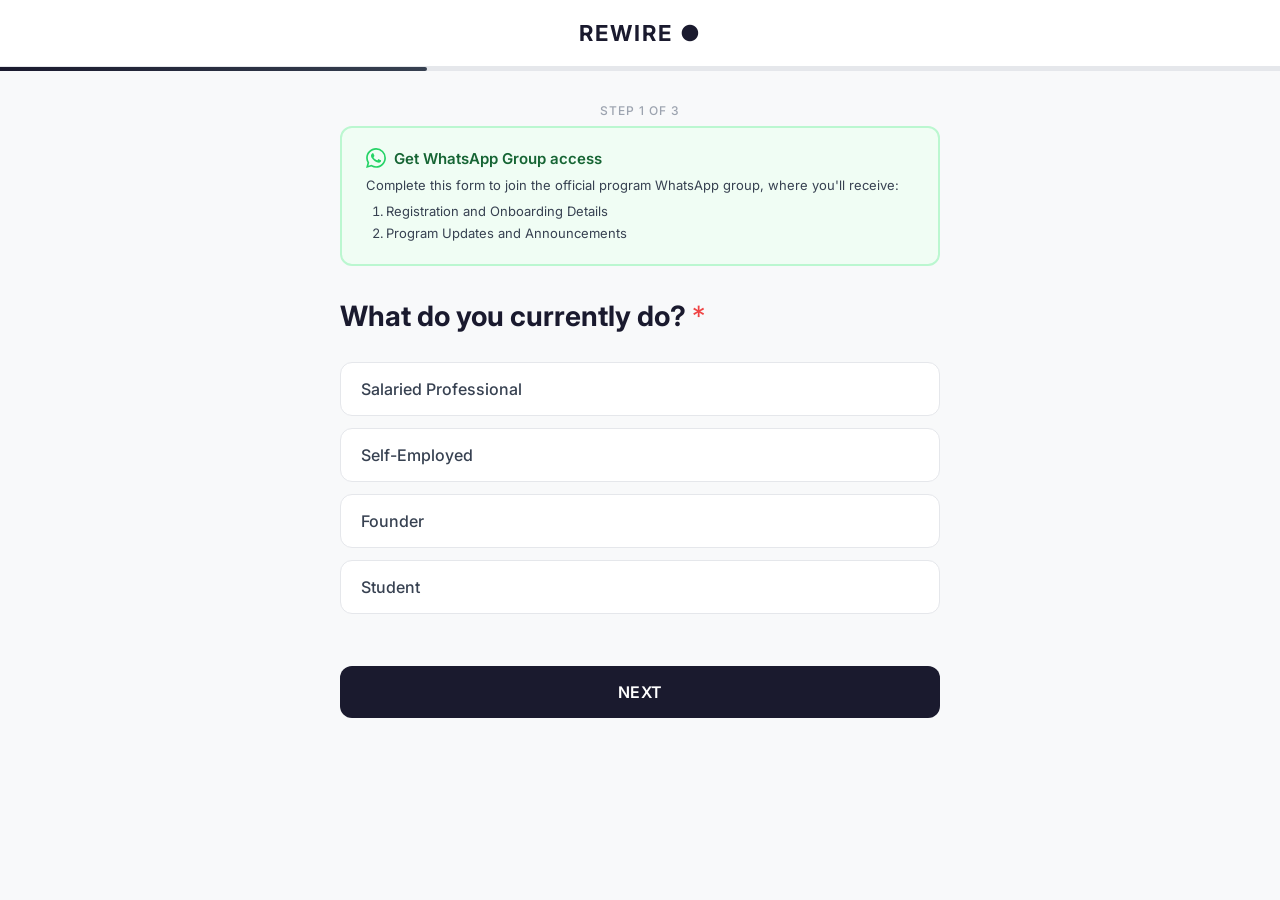
<file: mastermind-register.html>
<!DOCTYPE html>
<html lang="en">
<head>
  <script>document.documentElement.classList.add('js-loaded');</script>
  <meta charset="UTF-8">
  <meta name="viewport" content="width=device-width, initial-scale=1.0">

  <meta name="referrer" content="no-referrer-when-downgrade">
  <title>A Few Questions — Rewire Academy</title>
  <meta name="description" content="Help us understand your background so we can personalize your Rewire Academy experience.">
  <meta name="robots" content="noindex, nofollow">
  <link rel="icon" type="image/x-icon" href="/favicon.ico">
  <link rel="apple-touch-icon" href="/favicon.ico">
  <meta name="theme-color" content="#ffffff">
  <meta property="og:site_name" content="Rewire Academy">

  <link rel="preconnect" href="https://fonts.googleapis.com">
  <link rel="preconnect" href="https://fonts.gstatic.com" crossorigin>
  <link href="https://fonts.googleapis.com/css2?family=Inter:wght@300;400;500;600;700&display=optional" rel="stylesheet">

  <style>
    *, *::before, *::after { margin: 0; padding: 0; box-sizing: border-box; }
    html { height: 100%; }
    body {
      font-family: 'Inter', system-ui, -apple-system, sans-serif;
      background: #f8f9fa;
      color: #1a1a2e;
      min-height: 100vh;
      display: flex;
      flex-direction: column;
    }

    /* ─── Header ─────────────────────────────────────── */
    .mf-header {
      display: flex;
      align-items: center;
      justify-content: center;
      padding: 20px 24px;
      background: #fff;
      border-bottom: 1px solid #e5e7eb;
      position: relative;
    }
    .mf-back-btn {
      position: absolute;
      left: 24px;
      display: flex;
      align-items: center;
      gap: 6px;
      font-size: 14px;
      font-weight: 500;
      color: #374151;
      text-decoration: none;
      cursor: pointer;
      background: none;
      border: none;
      padding: 8px 12px;
      border-radius: 8px;
      transition: background 0.2s;
      font-family: inherit;
    }
    .mf-back-btn:hover { background: #f3f4f6; }
    .mf-back-btn svg { width: 16px; height: 16px; }
    .mf-logo {
      font-size: 22px;
      font-weight: 700;
      letter-spacing: 2px;
      color: #1a1a2e;
    }

    /* ─── Progress Bar ───────────────────────────────── */
    .mf-progress-bar {
      height: 4px;
      background: #e5e7eb;
      width: 100%;
    }
    .mf-progress-fill {
      height: 100%;
      background: linear-gradient(90deg, #1a1a2e, #374151);
      transition: width 0.5s cubic-bezier(0.4, 0, 0.2, 1);
      border-radius: 0 2px 2px 0;
    }

    /* ─── Wrapper ────────────────────────────────────── */
    .mf-wrapper {
      flex: 1;
      display: flex;
      flex-direction: column;
      align-items: center;
      padding: 32px 20px 60px;
      max-width: 640px;
      margin: 0 auto;
      width: 100%;
    }

    /* ─── Step Indicator ─────────────────────────────── */
    .mf-step-indicator {
      font-size: 12px;
      font-weight: 500;
      color: #9ca3af;
      letter-spacing: 1px;
      text-transform: uppercase;
      margin-bottom: 8px;
    }

    /* ─── WhatsApp Banner ────────────────────────────── */
    .mf-wa-banner {
      background: #f0fdf4;
      border: 2px solid #bbf7d0;
      border-radius: 12px;
      padding: 20px 24px;
      margin-bottom: 32px;
      width: 100%;
    }
    .mf-wa-banner-title {
      display: flex;
      align-items: center;
      gap: 8px;
      font-size: 15px;
      font-weight: 600;
      color: #166534;
      margin-bottom: 8px;
    }
    .mf-wa-banner-title svg {
      width: 20px;
      height: 20px;
      fill: #25D366;
    }
    .mf-wa-banner p {
      font-size: 13px;
      color: #374151;
      line-height: 1.5;
      margin-bottom: 4px;
    }
    .mf-wa-banner ol {
      font-size: 13px;
      color: #374151;
      padding-left: 20px;
      line-height: 1.7;
    }

    /* ─── Steps ──────────────────────────────────────── */
    .mf-step {
      display: none;
      width: 100%;
      animation: fadeIn 0.35s ease;
    }
    .mf-step.active { display: block; }
    @keyframes fadeIn {
      from { opacity: 0; transform: translateY(12px); }
      to { opacity: 1; transform: translateY(0); }
    }

    .mf-step-title {
      font-size: 28px;
      font-weight: 700;
      color: #1a1a2e;
      line-height: 1.3;
      margin-bottom: 28px;
    }
    .mf-step-title .required { color: #ef4444; font-weight: 400; }

    /* ─── Option Cards ───────────────────────────────── */
    .mf-options {
      display: flex;
      flex-direction: column;
      gap: 12px;
      margin-bottom: 24px;
    }
    .mf-option-card {
      padding: 16px 20px;
      border: 1.5px solid #e5e7eb;
      border-radius: 12px;
      font-size: 16px;
      font-weight: 500;
      color: #374151;
      background: #fff;
      cursor: pointer;
      transition: all 0.25s ease;
      user-select: none;
    }
    .mf-option-card:hover {
      border-color: #9ca3af;
      background: #f9fafb;
    }
    .mf-option-card.selected {
      border-color: #1a1a2e;
      background: #f0f1f5;
      color: #1a1a2e;
      box-shadow: 0 0 0 3px rgba(26, 26, 46, 0.08);
    }

    .mf-step-error {
      color: #dc2626;
      font-size: 13px;
      min-height: 20px;
      margin-bottom: 8px;
    }

    /* ─── Next Button ────────────────────────────────── */
    .mf-next-btn {
      width: 100%;
      padding: 16px;
      background: #1a1a2e;
      color: #fff;
      border: none;
      border-radius: 12px;
      font-size: 16px;
      font-weight: 600;
      font-family: inherit;
      cursor: pointer;
      transition: background 0.3s, transform 0.15s;
      letter-spacing: 0.5px;
    }
    .mf-next-btn:hover { background: #2d2d4a; }
    .mf-next-btn:active { transform: scale(0.98); }

    @media (max-width: 640px) {
      .mf-header { padding: 16px 16px; }
      .mf-back-btn { left: 12px; padding: 6px 8px; font-size: 13px; }
      .mf-logo { font-size: 18px; }
      .mf-wrapper { padding: 24px 16px 48px; }
      .mf-step-title { font-size: 22px; margin-bottom: 20px; }
      .mf-wa-banner { padding: 16px 18px; }
      .mf-option-card { padding: 14px 16px; font-size: 15px; }
    }
  </style>
</head>
<body>

  <!-- Header -->
  <header class="mf-header">
    <button class="mf-back-btn" id="backBtn" style="display: none;" aria-label="Go back">
      <svg viewBox="0 0 24 24" fill="none" stroke="currentColor" stroke-width="2" stroke-linecap="round" stroke-linejoin="round"><path d="M19 12H5"/><path d="M12 19l-7-7 7-7"/></svg>
      Back
    </button>
    <div class="mf-logo">REWIRE ●</div>
  </header>

  <!-- Progress Bar -->
  <div class="mf-progress-bar">
    <div class="mf-progress-fill" id="progressFill" style="width: 33.33%;"></div>
  </div>

  <main class="mf-wrapper">
    <div class="mf-step-indicator" id="stepIndicator">Step 1 of 3</div>

    <!-- WhatsApp Banner -->
    <div class="mf-wa-banner">
      <div class="mf-wa-banner-title">
        <svg viewBox="0 0 24 24"><path d="M17.472 14.382c-.297-.149-1.758-.867-2.03-.967-.273-.099-.471-.148-.67.15-.197.297-.767.966-.94 1.164-.173.199-.347.223-.644.075-.297-.15-1.255-.463-2.39-1.475-.883-.788-1.48-1.761-1.653-2.059-.173-.297-.018-.458.13-.606.134-.133.298-.347.446-.52.149-.174.198-.298.298-.497.099-.198.05-.371-.025-.52-.075-.149-.669-1.612-.916-2.207-.242-.579-.487-.5-.669-.51-.173-.008-.371-.01-.57-.01-.198 0-.52.074-.792.372-.272.297-1.04 1.016-1.04 2.479 0 1.462 1.065 2.875 1.213 3.074.149.198 2.096 3.2 5.077 4.487.709.306 1.262.489 1.694.625.712.227 1.36.195 1.871.118.571-.085 1.758-.719 2.006-1.413.248-.694.248-1.289.173-1.413-.074-.124-.272-.198-.57-.347m-5.421 7.403h-.004a9.87 9.87 0 01-5.031-1.378l-.361-.214-3.741.982.998-3.648-.235-.374a9.86 9.86 0 01-1.51-5.26c.001-5.45 4.436-9.884 9.888-9.884 2.64 0 5.122 1.03 6.988 2.898a9.825 9.825 0 012.893 6.994c-.003 5.45-4.437 9.884-9.885 9.884m8.413-18.297A11.815 11.815 0 0012.05 0C5.495 0 .16 5.335.157 11.892c0 2.096.547 4.142 1.588 5.945L.057 24l6.305-1.654a11.882 11.882 0 005.683 1.448h.005c6.554 0 11.89-5.335 11.893-11.893a11.821 11.821 0 00-3.48-8.413z"/></svg>
        Get WhatsApp Group access
      </div>
      <p>Complete this form to join the official program WhatsApp group, where you'll receive:</p>
      <ol>
        <li>Registration and Onboarding Details</li>
        <li>Program Updates and Announcements</li>
      </ol>
    </div>

    <!-- ═══════════ STEP 1: Current Role ═══════════ -->
    <div class="mf-step active" data-step="1">
      <h1 class="mf-step-title">What do you currently do? <span class="required">*</span></h1>
      <div class="mf-options">
        <div class="mf-option-card" data-value="Salaried Professional">Salaried Professional</div>
        <div class="mf-option-card" data-value="Self-Employed">Self-Employed</div>
        <div class="mf-option-card" data-value="Founder">Founder</div>
        <div class="mf-option-card" data-value="Student">Student</div>
      </div>
      <div class="mf-step-error"></div>
      <button type="button" class="mf-next-btn" id="nextStep1">NEXT</button>
    </div>

    <!-- ═══════════ STEP 2: Work Experience ═══════════ -->
    <div class="mf-step" data-step="2">
      <h2 class="mf-step-title">How many years of work experience do you have? <span class="required">*</span></h2>
      <div class="mf-options">
        <div class="mf-option-card" data-value="0 years (Fresher)">0 years (Fresher)</div>
        <div class="mf-option-card" data-value="1-2 years">1-2 years</div>
        <div class="mf-option-card" data-value="3-5 years">3-5 years</div>
        <div class="mf-option-card" data-value="5-10 years">5-10 years</div>
        <div class="mf-option-card" data-value="10-15 years">10-15 years</div>
        <div class="mf-option-card" data-value="15+ years">15+ years</div>
      </div>
      <div class="mf-step-error"></div>
      <button type="button" class="mf-next-btn" id="nextStep2">NEXT</button>
    </div>

    <!-- ═══════════ STEP 3: Goal ═══════════ -->
    <div class="mf-step" data-step="3">
      <h2 class="mf-step-title">What is your Goal for taking this program? <span class="required">*</span></h2>
      <div class="mf-options">
        <div class="mf-option-card" data-value="Kickstart Career">Kickstart Career</div>
        <div class="mf-option-card" data-value="Career Transition">Career Transition</div>
        <div class="mf-option-card" data-value="Upskilling">Upskilling</div>
        <div class="mf-option-card" data-value="Others">Others</div>
      </div>
      <div class="mf-step-error"></div>
      <button type="button" class="mf-next-btn" id="nextStep3">SUBMIT</button>
    </div>

  </main>

  <script src="js/mastermind-form.js"></script>
</body>
</html>
</file>
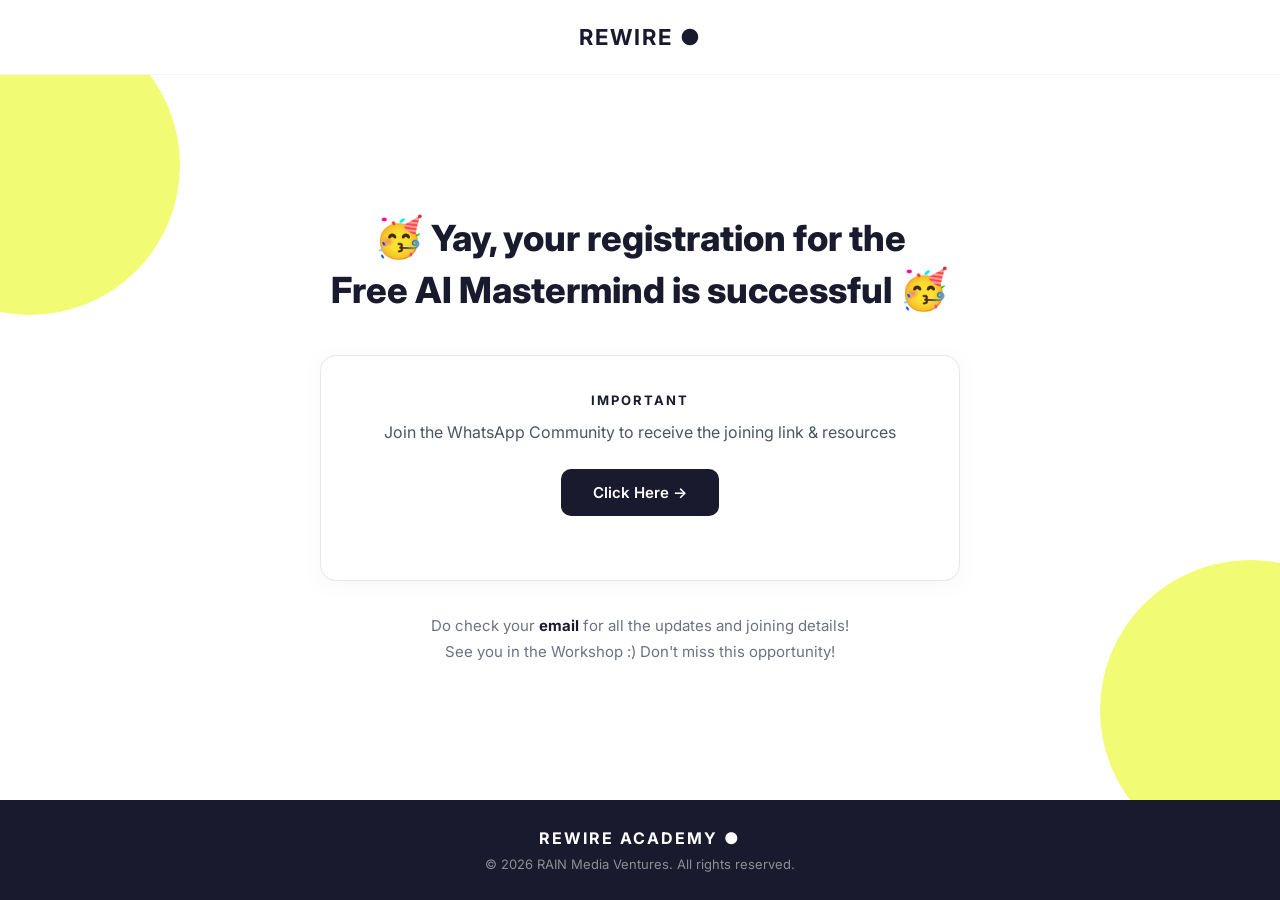
<file: mastermind-success.html>
<!DOCTYPE html>
<html lang="en">
<head>
  <script>document.documentElement.classList.add('js-loaded');</script>
  <meta charset="UTF-8">
  <meta name="viewport" content="width=device-width, initial-scale=1.0">

  <meta name="referrer" content="no-referrer-when-downgrade">
  <title>Registration Successful — Rewire Academy</title>
  <meta name="description" content="Your registration for the Free AI Mastermind at Rewire Academy is confirmed. Join the WhatsApp community for updates and the joining link.">
  <meta name="robots" content="noindex, nofollow">
  <link rel="icon" type="image/x-icon" href="/favicon.ico">
  <link rel="apple-touch-icon" href="/favicon.ico">
  <meta name="theme-color" content="#ffffff">
  <meta property="og:site_name" content="Rewire Academy">

  <link rel="preconnect" href="https://fonts.googleapis.com">
  <link rel="preconnect" href="https://fonts.gstatic.com" crossorigin>
  <link href="https://fonts.googleapis.com/css2?family=Inter:wght@300;400;500;600;700;800&display=optional" rel="stylesheet">

  <style>
    *, *::before, *::after { margin: 0; padding: 0; box-sizing: border-box; }
    html, body { height: 100%; }
    body {
      font-family: 'Inter', system-ui, -apple-system, sans-serif;
      background: #ffffff;
      color: #1a1a2e;
      display: flex;
      flex-direction: column;
      min-height: 100vh;
    }

    /* ─── Header ─────────────────────────────────────── */
    .ms-header {
      display: flex;
      align-items: center;
      justify-content: center;
      padding: 24px;
      border-bottom: 1px solid #f3f4f6;
    }
    .ms-logo {
      font-size: 22px;
      font-weight: 700;
      letter-spacing: 2px;
      color: #1a1a2e;
    }

    /* ─── Main Content ───────────────────────────────── */
    .ms-main {
      flex: 1;
      display: flex;
      flex-direction: column;
      align-items: center;
      justify-content: center;
      padding: 48px 24px;
      text-align: center;
      position: relative;
      overflow: hidden;
    }

    /* Decorative background shapes */
    .ms-decor-left,
    .ms-decor-right {
      position: absolute;
      width: 300px;
      height: 300px;
      border-radius: 50%;
      background: #e8f916;
      opacity: 0.6;
      z-index: 0;
    }
    .ms-decor-left {
      top: -60px;
      left: -120px;
    }
    .ms-decor-right {
      bottom: -60px;
      right: -120px;
    }

    .ms-content {
      position: relative;
      z-index: 1;
      max-width: 640px;
      width: 100%;
    }

    /* ─── Success Title ──────────────────────────────── */
    .ms-title {
      font-size: 36px;
      font-weight: 800;
      line-height: 1.3;
      color: #1a1a2e;
      margin-bottom: 40px;
    }
    .ms-title .emoji {
      font-size: 40px;
    }

    /* ─── Important Card ─────────────────────────────── */
    .ms-card {
      background: #fff;
      border: 1.5px solid #e5e7eb;
      border-radius: 16px;
      padding: 36px 32px;
      margin-bottom: 32px;
      box-shadow: 0 4px 24px rgba(0, 0, 0, 0.04);
    }
    .ms-card-label {
      font-size: 13px;
      font-weight: 700;
      letter-spacing: 2px;
      text-transform: uppercase;
      color: #1a1a2e;
      margin-bottom: 12px;
    }
    .ms-card-text {
      font-size: 16px;
      color: #4b5563;
      line-height: 1.6;
      margin-bottom: 24px;
    }
    .ms-wa-btn {
      display: inline-flex;
      align-items: center;
      gap: 8px;
      padding: 14px 32px;
      background: #1a1a2e;
      color: #fff;
      font-size: 15px;
      font-weight: 600;
      font-family: inherit;
      text-decoration: none;
      border: none;
      border-radius: 10px;
      cursor: pointer;
      transition: background 0.3s, transform 0.15s;
    }
    .ms-wa-btn:hover {
      background: #2d2d4a;
    }
    .ms-wa-btn:active {
      transform: scale(0.97);
    }

    /* ─── Status Message ─────────────────────────────── */
    .ms-status {
      font-size: 13px;
      color: #9ca3af;
      margin-top: 8px;
      min-height: 20px;
      transition: color 0.3s;
    }

    /* ─── Reminder Text ──────────────────────────────── */
    .ms-reminder {
      font-size: 15px;
      color: #6b7280;
      line-height: 1.7;
    }
    .ms-reminder strong {
      color: #1a1a2e;
    }

    /* ─── Footer ─────────────────────────────────────── */
    .ms-footer {
      background: #1a1a2e;
      color: rgba(255, 255, 255, 0.5);
      text-align: center;
      padding: 28px 24px;
      font-size: 13px;
    }
    .ms-footer-logo {
      font-size: 16px;
      font-weight: 700;
      letter-spacing: 2px;
      color: #fff;
      margin-bottom: 8px;
    }

    /* ─── Responsive ─────────────────────────────────── */
    @media (max-width: 640px) {
      .ms-title { font-size: 26px; }
      .ms-title .emoji { font-size: 30px; }
      .ms-card { padding: 28px 20px; }
      .ms-decor-left, .ms-decor-right { width: 200px; height: 200px; }
      .ms-decor-left { top: -40px; left: -80px; }
      .ms-decor-right { bottom: -40px; right: -80px; }
    }
  </style>
</head>
<body>

  <!-- Header -->
  <header class="ms-header">
    <div class="ms-logo">REWIRE ●</div>
  </header>

  <!-- Main -->
  <main class="ms-main">
    <!-- Decorative shapes -->
    <div class="ms-decor-left"></div>
    <div class="ms-decor-right"></div>

    <div class="ms-content">
      <h1 class="ms-title">
        <span class="emoji">🥳</span> Yay, your registration for the<br>Free AI Mastermind is successful <span class="emoji">🥳</span>
      </h1>

      <div class="ms-card">
        <div class="ms-card-label">IMPORTANT</div>
        <p class="ms-card-text">Join the WhatsApp Community to receive the joining link &amp; resources</p>
        <a href="#" target="_blank" rel="noopener noreferrer" class="ms-wa-btn" id="whatsappLink">
          Click Here →
        </a>
        <p class="ms-status" id="waStatus"></p>
      </div>

      <p class="ms-reminder">
        Do check your <strong>email</strong> for all the updates and joining details!<br>
        See you in the Workshop :) Don't miss this opportunity!
      </p>
    </div>
  </main>

  <!-- Footer -->
  <footer class="ms-footer">
    <div class="ms-footer-logo">REWIRE ACADEMY ●</div>
    <p>&copy; 2026 RAIN Media Ventures. All rights reserved.</p>
  </footer>

  <script src="js/mastermind-success.js"></script>
</body>
</html>
</file>
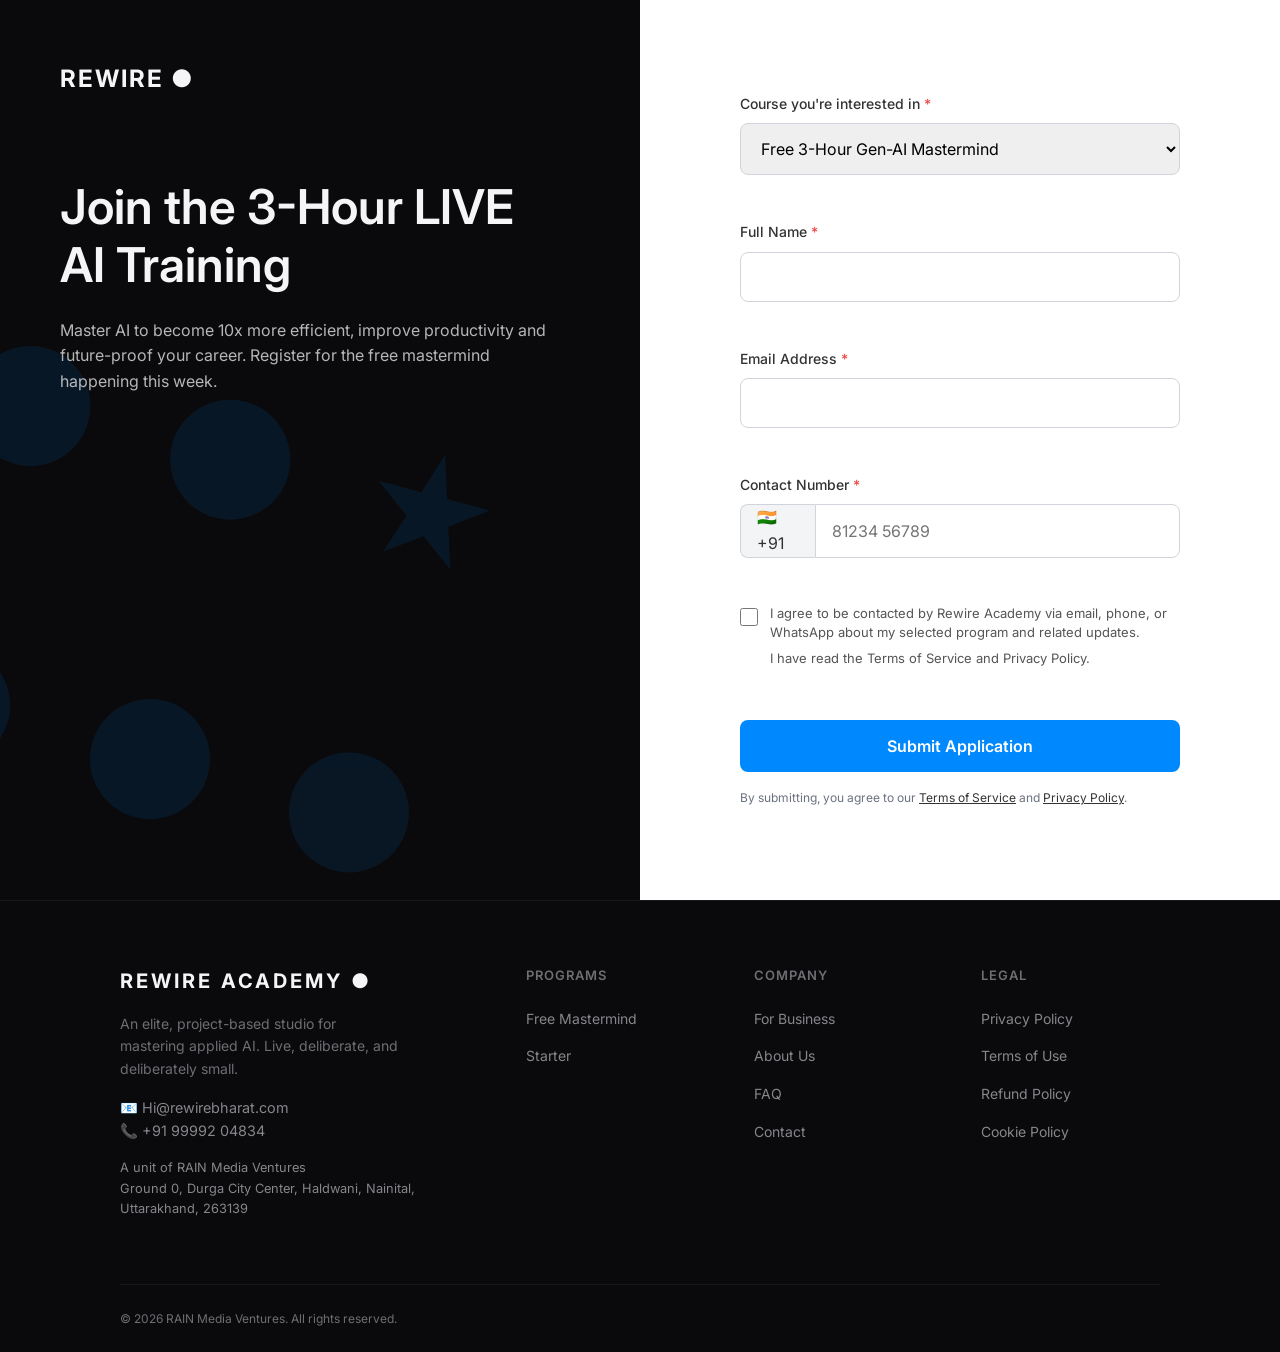
<file: register.html>
<!DOCTYPE html>
<html lang="en">
<head>
  <script>document.documentElement.classList.add('js-loaded');</script>
  <meta charset="UTF-8">
  <meta name="viewport" content="width=device-width, initial-scale=1.0">
  
  <meta name="referrer" content="no-referrer-when-downgrade"><title>Register — Rewire Academy</title>
<meta name="description" content="Apply for the Rewire Academy program of your choice: free AI mastermind, 14-day accelerator, 3-month applied AI live, or 6-month engineering specialist track.">
<link rel="canonical" href="https://rewirebharat.com/register.html">
<meta property="og:title" content="Register — Rewire Academy">
<meta property="og:description" content="Apply for the Rewire Academy program of your choice: free AI mastermind, 14-day accelerator, 3-month applied AI live, or 6-month engineering specialist track.">
<meta property="og:url" content="https://rewirebharat.com/register.html">
<meta property="og:image" content="https://rewirebharat.com/images/og-image.png">
<meta name="twitter:title" content="Register — Rewire Academy">
<meta name="twitter:description" content="Apply for the Rewire Academy program of your choice: free AI mastermind, 14-day accelerator, 3-month applied AI live, or 6-month engineering specialist track.">
<meta name="twitter:image" content="https://rewirebharat.com/images/og-image.png">
  <link rel="preconnect" href="https://fonts.googleapis.com">
  <link rel="preconnect" href="https://fonts.gstatic.com" crossorigin>
  <link href="https://fonts.googleapis.com/css2?family=Inter:wght@300;400;500;600;700&family=Playfair+Display:ital,wght@0,500;0,600;0,700;1,500&display=optional" rel="stylesheet">
  <link rel="stylesheet" href="css/style.css?v=20">
  <style>
    * { margin: 0; padding: 0; box-sizing: border-box; }
    body, html { height: 100%; font-family: var(--sans); }
    
    .split-layout {
      display: flex;
      height: 100vh;
    }
    
    .left-panel {
      flex: 1;
      background: var(--obsidian);
      color: var(--text-primary);
      padding: 60px;
      display: flex;
      flex-direction: column;
      position: relative;
      overflow: hidden;
    }
    
    .logo {
      font-size: 24px;
      font-weight: 700;
      letter-spacing: 2px;
      margin-bottom: 80px;
      position: relative;
      z-index: 2;
    }
    
    .left-content {
      position: relative;
      z-index: 2;
      max-width: 500px;
    }
    
    .left-title {
      font-size: clamp(32px, 4vw, 48px);
      font-weight: 600;
      line-height: 1.2;
      margin-bottom: 24px;
    }
    
    .left-desc {
      font-size: 16px;
      color: rgba(255,255,255,0.7);
      line-height: 1.6;
    }

    /* Geometric Background Elements */
    .bg-pattern {
      position: absolute;
      bottom: -100px;
      left: -100px;
      width: 600px;
      height: 600px;
      display: grid;
      grid-template-columns: repeat(3, 1fr);
      gap: 20px;
      opacity: 0.1;
      transform: rotate(15deg);
    }
    .pattern-dot {
      width: 120px;
      height: 120px;
      background: var(--accent);
      border-radius: 50%;
    }
    .pattern-star {
      width: 120px;
      height: 120px;
      background: var(--accent);
      clip-path: polygon(50% 0%, 61% 35%, 98% 35%, 68% 57%, 79% 91%, 50% 70%, 21% 91%, 32% 57%, 2% 35%, 39% 35%);
    }

    .right-panel {
      flex: 1;
      background: #ffffff;
      padding: 60px;
      display: flex;
      flex-direction: column;
      justify-content: center;
      align-items: center;
    }

    .form-container {
      width: 100%;
      max-width: 440px;
    }

    .form-group {
      margin-bottom: 24px;
    }

    .form-label {
      display: block;
      font-size: 14px;
      font-weight: 500;
      color: #333;
      margin-bottom: 8px;
    }

    .form-label span {
      color: #ef4444;
    }

    .form-control {
      width: 100%;
      padding: 14px 16px;
      border: 1px solid #d1d5db;
      border-radius: 8px;
      font-size: 16px;
      font-family: inherit;
      transition: border-color 0.3s ease;
    }

    .form-control:focus {
      outline: none;
      border-color: #0088ff;
    }

    .phone-input {
      display: flex;
    }
    .phone-prefix {
      display: flex;
      align-items: center;
      padding: 0 16px;
      background: #f3f4f6;
      border: 1px solid #d1d5db;
      border-right: none;
      border-radius: 8px 0 0 8px;
      font-size: 16px;
      color: #333;
    }
    .phone-input .form-control {
      border-radius: 0 8px 8px 0;
    }

    .btn-submit {
      width: 100%;
      background: var(--accent);
      color: #fff;
      padding: 16px;
      font-size: 16px;
      font-weight: 600;
      border: none;
      border-radius: 8px;
      cursor: pointer;
      margin-top: 12px;
      transition: background 0.3s ease;
    }

    .btn-submit:hover {
      background: #0077e6;
    }

    .terms-text {
      font-size: 12px;
      color: #6b7280;
      margin-top: 24px;
    }

    .field-error {
      color: #dc2626;
      font-size: 12px;
      margin-top: 6px;
      min-height: 16px;
    }

    .form-control.invalid {
      border-color: #dc2626;
      background-color: #fef2f2;
    }

    .terms-text a {
      color: #333;
      text-decoration: underline;
    }

    @media (max-width: 768px) {
      .split-layout { flex-direction: column; height: auto; }
      .left-panel, .right-panel { padding: 32px 20px; }
      .left-panel { min-height: auto; padding-top: 80px; padding-bottom: 48px; }
      .logo { margin-bottom: 40px; font-size: 20px; }
      .left-title { font-size: clamp(28px, 9vw, 40px); }
      .left-desc { font-size: 15px; }
      .bg-pattern { width: 400px; height: 400px; bottom: -60px; left: -60px; }
      .pattern-dot, .pattern-star { width: 80px; height: 80px; }
    }
  </style>
<link rel="icon" type="image/x-icon" href="/favicon.ico">
<link rel="apple-touch-icon" href="/favicon.ico">
<meta name="theme-color" content="#0A0A0C">
<meta property="og:site_name" content="Rewire Academy">
<meta property="og:type" content="website">
<meta name="twitter:card" content="summary_large_image">

<!-- TODO: Replace with your GA4/GTM, Meta Pixel, LinkedIn Insight Tag IDs -->
<script>
  window.REWIRE_ANALYTICS = { enabled: false };
  // Example: enable after adding GTM container ID
  // (function(w,d,s,l,i){w[l]=w[l]||[];w[l].push({'gtm.start': new Date().getTime(),event:'gtm.js'}); ... })(window,document,'script','dataLayer','GTM-XXXXXXX');
</script>
</head>
<body>

  <!-- Skip to Main Content -->
  <a href="#main" class="skip-link">Skip to main content</a>

  <main id="main">
  <div class="split-layout">
    
    <!-- Left Panel -->
    <div class="left-panel">
      <div class="bg-pattern">
        <div class="pattern-dot"></div>
        <div class="pattern-dot"></div>
        <div class="pattern-star"></div>
        <div class="pattern-dot"></div>
        <div class="pattern-dot"></div>
        <div class="pattern-dot"></div>
      </div>

      <div class="logo">REWIRE ●</div>
      
      <div class="left-content">
        <h1 class="left-title" id="registerHeroTitle">Join the 3-Hour LIVE AI Training</h1>
        <p class="left-desc" id="registerHeroDesc">Master AI to become 10x more efficient, improve productivity and future proof career! Register to join the training happening exclusively for you.</p>
      </div>
    </div>

    <!-- Right Panel -->
    <div class="right-panel">
      <div class="form-container">
        
        <form id="registerForm" data-keyword="registration" action="#" method="POST" novalidate>
          <input type="text" name="website" tabindex="-1" autocomplete="off" style="position:absolute;opacity:0;pointer-events:none;" aria-hidden="true">

          <div class="form-group">
            <label for="courseField" class="form-label">Course you're interested in <span>*</span></label>
            <select name="course" id="courseField" class="form-control" required aria-describedby="courseError">
              <option value="3-Hour Gen-AI Mastermind">Free 3-Hour Gen-AI Mastermind</option>
              <option value="14-Day AI Generalist Accelerator">14-Day AI Generalist Accelerator</option>
              <option value="3-Month Applied AI Live">3-Month Applied AI Live</option>
              <option value="6-Month AI Engineering Specialist">6-Month AI Engineering Specialist</option>
            </select>
            <div class="field-error" id="courseError" role="alert"></div>
          </div>

          <div class="form-group">
            <label for="fullName" class="form-label">Full Name <span>*</span></label>
            <input type="text" id="fullName" name="full_name" class="form-control" autocomplete="name" minlength="2" maxlength="100" required aria-describedby="fullNameError">
            <div class="field-error" id="fullNameError" role="alert"></div>
          </div>

          <div class="form-group">
            <label for="email" class="form-label">Email Address <span>*</span></label>
            <input type="email" id="email" name="email" class="form-control" autocomplete="email" maxlength="100" required aria-describedby="emailError">
            <div class="field-error" id="emailError" role="alert"></div>
          </div>

          <div class="form-group">
            <label for="phone" class="form-label">Contact Number <span>*</span></label>
            <div class="phone-input">
              <div class="phone-prefix" aria-label="India country code plus 9 1">🇮🇳 +91</div>
              <input type="tel" id="phone" name="phone" class="form-control" placeholder="81234 56789" autocomplete="tel" inputmode="tel" pattern="[6-9][0-9\s]{9,14}" maxlength="15" title="Please enter a valid 10-digit Indian mobile number" required aria-describedby="phoneError">
            </div>
            <div class="field-error" id="phoneError" role="alert"></div>
          </div>

          <div class="form-group" style="margin-top: 8px;">
            <div style="display: flex; align-items: flex-start; gap: 12px;">
              <input type="checkbox" id="consent" name="consent" required style="margin-top: 4px; width: 18px; height: 18px; flex-shrink: 0;" aria-describedby="consentError">
              <label for="consent" style="font-size: 13px; color: #555; line-height: 1.5; margin: 0;">
                I agree to be contacted by Rewire Academy via email, phone, or WhatsApp about my selected program and related updates.
              </label>
            </div>
            <p style="font-size: 13px; color: #555; line-height: 1.5; margin: 6px 0 0 30px;">
              I have read the <a href="legal/terms.html" target="_blank" rel="noopener noreferrer">Terms of Service</a> and <a href="legal/privacy.html" target="_blank" rel="noopener noreferrer">Privacy Policy</a>.
            </p>
          </div>
          <div class="field-error" id="consentError" role="alert" style="margin-top:4px;"></div>

          <button type="submit" class="btn-submit">Submit Application</button>
        </form>

        <noscript>
          <p style="margin-top: 16px; padding: 12px; background: rgba(0,136,255,0.08); border: 1px solid rgba(0,136,255,0.2); border-radius: 8px; font-size: 14px; color: #fff;">
            It looks like JavaScript is disabled. Please email us at <a href="mailto:Hi@rewirebharat.com" style="color: #0088FF;">Hi@rewirebharat.com</a> or call <a href="tel:+919999204834" style="color: #0088FF;">+91 99992 04834</a> to register.
          </p>
        </noscript>

        <p class="terms-text" style="margin-top: 16px;">
          By submitting, you agree to our <a href="legal/terms.html" target="_blank" rel="noopener noreferrer">Terms of Service</a> and <a href="legal/privacy.html" target="_blank" rel="noopener noreferrer">Privacy Policy</a>.
        </p>
      </div>
    </div>

  </div>
  </main>

  <!-- Footer -->
  <footer class="footer" id="contact">
    <div class="container">
      <div class="footer-grid">
        <div>
          <div class="footer-brand">REWIRE ACADEMY ●</div>
          <p class="footer-tagline" style="margin-bottom:16px;">An elite, project-based studio for mastering applied AI. Live, deliberate, and deliberately small.</p>
          <div style="color:var(--text-secondary); font-size:0.9rem; line-height:1.6; margin-bottom:16px;">
            📧 <a href="mailto:Hi@rewirebharat.com" style="color:inherit;">Hi@rewirebharat.com</a><br>
            📞 <a href="tel:+919999204834" style="color:inherit;">+91 99992 04834</a>
          </div>
          <div style="color:var(--text-secondary); font-size:0.8rem; line-height:1.6; margin-bottom:16px;">
            A unit of RAIN Media Ventures<br>
            Ground 0, Durga City Center, Haldwani, Nainital, Uttarakhand, 263139
          </div>
          <div class="footer-social">
            <a href="https://linkedin.com/company/rewire-academy" target="_blank" rel="noopener noreferrer" aria-label="LinkedIn"><svg width="16" height="16" viewBox="0 0 24 24" fill="currentColor"><path d="M20.447 20.452h-3.554v-5.569c0-1.328-.027-3.037-1.852-3.037-1.853 0-2.136 1.445-2.136 2.939v5.667H9.351V9h3.414v1.561h.046c.477-.9 1.637-1.85 3.37-1.85 3.601 0 4.267 2.37 4.267 5.455v6.286zM5.337 7.433a2.062 2.062 0 01-2.063-2.065 2.064 2.064 0 112.063 2.065zm1.782 13.019H3.555V9h3.564v11.452zM22.225 0H1.771C.792 0 0 .774 0 1.729v20.542C0 23.227.792 24 1.771 24h20.451C23.2 24 24 23.227 24 22.271V1.729C24 .774 23.2 0 22.222 0h.003z"/></svg></a>
            <a href="https://twitter.com/rewire_academy" target="_blank" rel="noopener noreferrer" aria-label="Twitter"><svg width="16" height="16" viewBox="0 0 24 24" fill="currentColor"><path d="M23.953 4.57a10 10 0 01-2.825.775 4.958 4.958 0 002.163-2.723c-.951.555-2.005.959-3.127 1.184a4.92 4.92 0 00-8.384 4.482C7.69 8.095 4.067 6.13 1.64 3.162a4.822 4.822 0 00-.666 2.475c0 1.71.87 3.213 2.188 4.096a4.904 4.904 0 01-2.228-.616v.06a4.923 4.923 0 003.946 4.827 4.996 4.996 0 01-2.212.085 4.936 4.936 0 004.604 3.417 9.867 9.867 0 01-6.102 2.105c-.39 0-.779-.023-1.17-.067a13.995 13.995 0 007.557 2.209c9.053 0 13.998-7.496 13.998-13.985 0-.21 0-.42-.015-.63A9.935 9.935 0 0024 4.59z"/></svg></a>
            <a href="https://youtube.com/@rewire_academy" target="_blank" rel="noopener noreferrer" aria-label="YouTube"><svg width="16" height="16" viewBox="0 0 24 24" fill="currentColor"><path d="M23.498 6.186a3.016 3.016 0 0 0-2.122-2.136C19.505 3.545 12 3.545 12 3.545s-7.505 0-9.377.505A3.017 3.017 0 0 0 .502 6.186C0 8.07 0 12 0 12s0 3.93.502 5.814a3.016 3.016 0 0 0 2.122 2.136c1.871.505 9.376.505 9.376.505s7.505 0 9.377-.505a3.015 3.015 0 0 0 2.122-2.136C24 15.93 24 12 24 12s0-3.93-.502-5.814zM9.545 15.568V8.432L15.818 12l-6.273 3.568z"/></svg></a>
          </div>
        </div>
        <div>
          <div class="footer-title">Programs</div>
          <ul class="footer-links">
            <li><a href="free-class.html">Free Mastermind</a></li>
            <li><a href="starter.html">Starter</a></li>
          </ul>
        </div>
        <div>
          <div class="footer-title">Company</div>
          <ul class="footer-links">
            <li><a href="index.html#business">For Business</a></li>
            <li><a href="index.html#who">About Us</a></li>
            <li><a href="index.html#faq">FAQ</a></li>
            <li><a href="index.html#contact">Contact</a></li>
          </ul>
        </div>
        <div>
          <div class="footer-title">Legal</div>
          <ul class="footer-links">
            <li><a href="legal/privacy.html">Privacy Policy</a></li>
            <li><a href="legal/terms.html">Terms of Use</a></li>
            <li><a href="legal/refund.html">Refund Policy</a></li>
            <li><a href="legal/cookie.html">Cookie Policy</a></li>
          </ul>
        </div>
      </div>
      <div class="footer-bottom">
        <div>&copy; 2026 RAIN Media Ventures. All rights reserved.</div>
      </div>
    </div>
  </footer>

  <script>
    (function() {
      const heroData = {
        '3-Hour Gen-AI Mastermind': {
          title: 'Join the 3-Hour LIVE AI Training',
          desc: 'Master AI to become 10x more efficient, improve productivity and future-proof your career. Register for the free mastermind happening this week.'
        },
        '14-Day AI Generalist Accelerator': {
          title: 'Join the 14-Day AI Starter',
          desc: 'Build your first AI workflow and master 20+ tools in just 14 days. Register now to secure your seat in the next cohort.'
        },
        '3-Month Applied AI Live': {
          title: 'Join the 3-Month Applied AI Program',
          desc: 'A live cohort for developers and product builders. Ship real AI systems with agents, RAG, and automated pipelines. Register to talk to our team.'
        },
        '6-Month AI Engineering Specialist': {
          title: 'Join the 6-Month AI Specialist Track',
          desc: 'Master Python, LangChain, RAG, and deploy production-ready multi-agent systems. Apply for the specialist track now.'
        }
      };

      const courseField = document.getElementById('courseField');
      const titleEl = document.getElementById('registerHeroTitle');
      const descEl = document.getElementById('registerHeroDesc');

      function updateHero(course) {
        const data = heroData[course] || heroData['3-Hour Gen-AI Mastermind'];
        titleEl.textContent = data.title;
        descEl.textContent = data.desc;
      }

      // Map short URL names to full option values used across the site
      const courseAliases = {
        '3-hour gen-ai mastermind': '3-Hour Gen-AI Mastermind',
        'free 3-hour gen-ai mastermind': '3-Hour Gen-AI Mastermind',
        '14-day starter': '14-Day AI Generalist Accelerator',
        '14-day ai starter': '14-Day AI Generalist Accelerator',
        '3-month professional': '3-Month Applied AI Live',
        '3-month applied ai live': '3-Month Applied AI Live',
        '6-month specialist': '6-Month AI Engineering Specialist',
        '6-month ai specialist': '6-Month AI Engineering Specialist',
        '6-month ai engineering specialist': '6-Month AI Engineering Specialist'
      };

      // Pre-select course from URL parameter and update hero
      const params = new URLSearchParams(window.location.search);
      const courseParam = params.get('course');
      if (courseParam) {
        const decoded = decodeURIComponent(courseParam).trim();
        const alias = courseAliases[decoded.toLowerCase()];
        const options = Array.from(courseField.options);
        const match = options.find(option => option.value.toLowerCase() === decoded.toLowerCase())
          || options.find(option => option.value === alias);
        if (match) courseField.value = match.value;
      }
      updateHero(courseField.value);

      // Update hero when user changes course manually
      courseField.addEventListener('change', () => updateHero(courseField.value));
    })();
  </script>
  <script src="js/form-handler.js?v=4"></script>
</body>
</html>
</file>
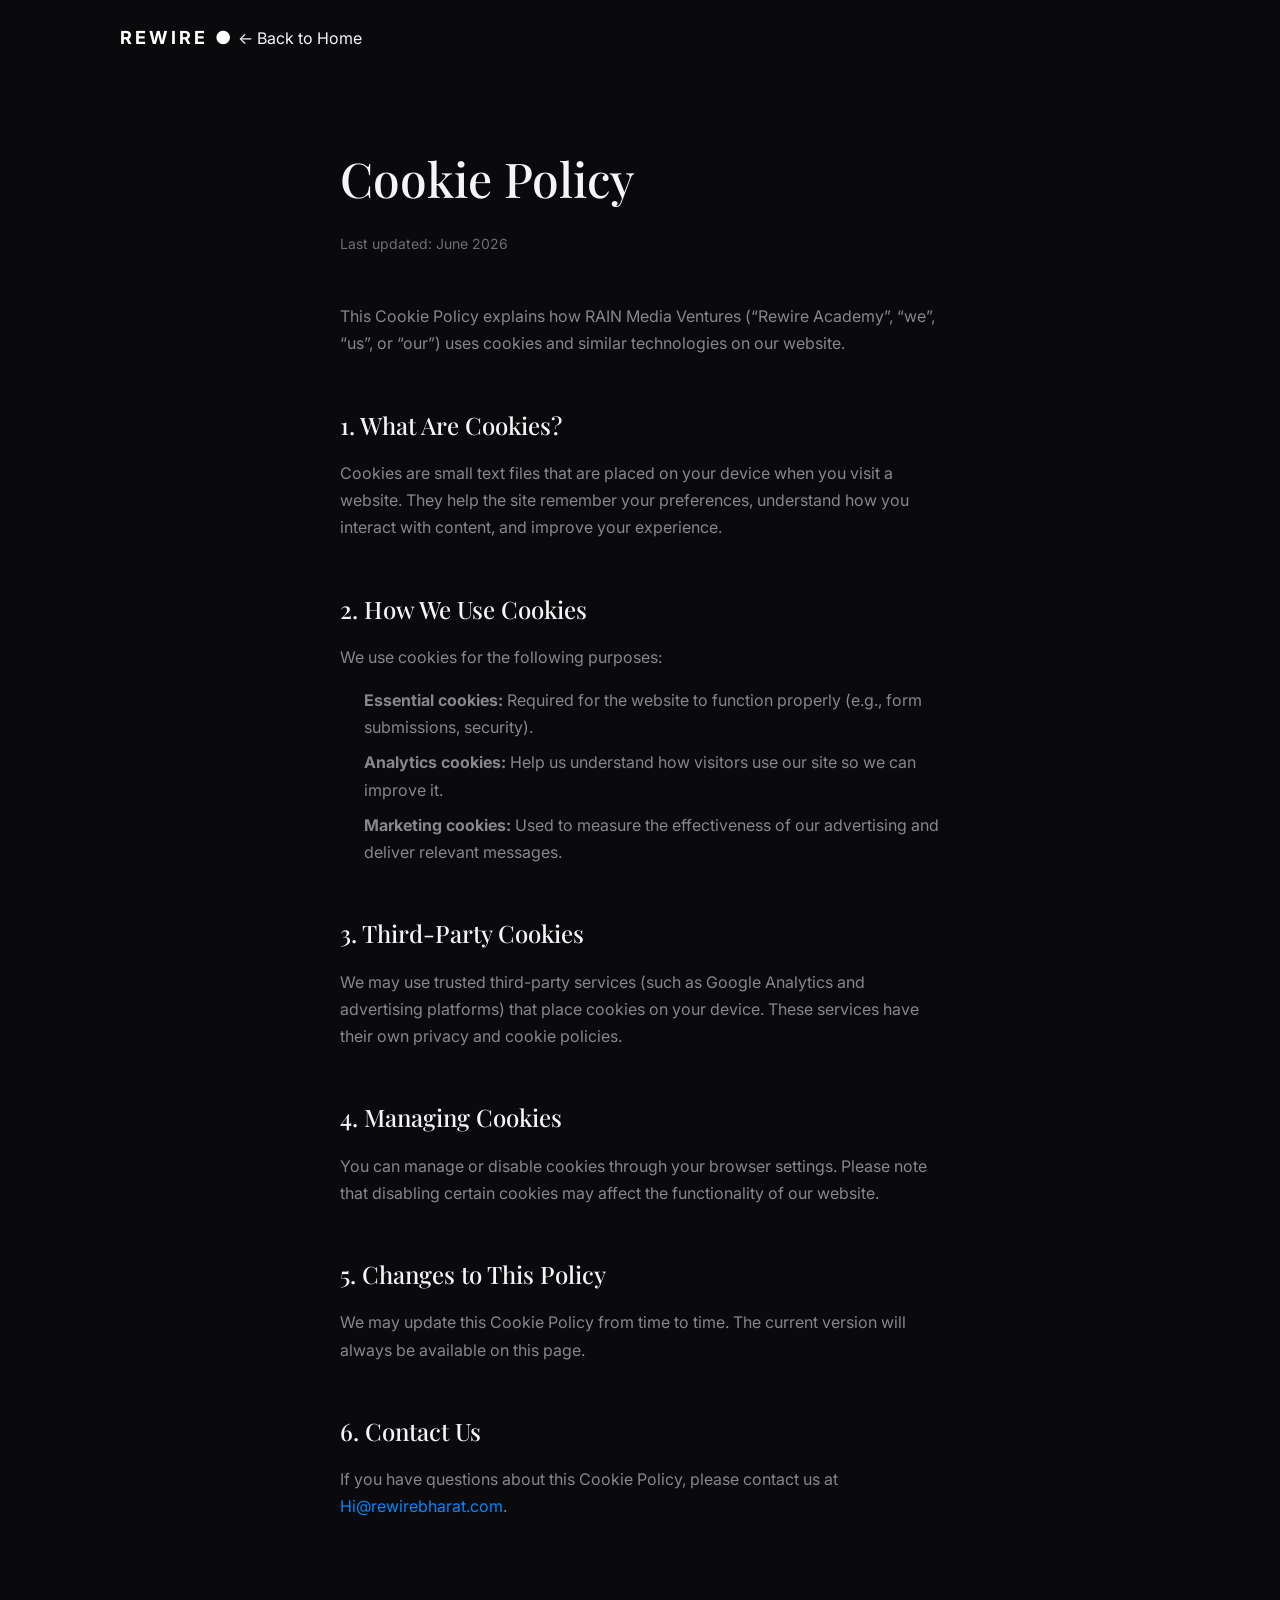
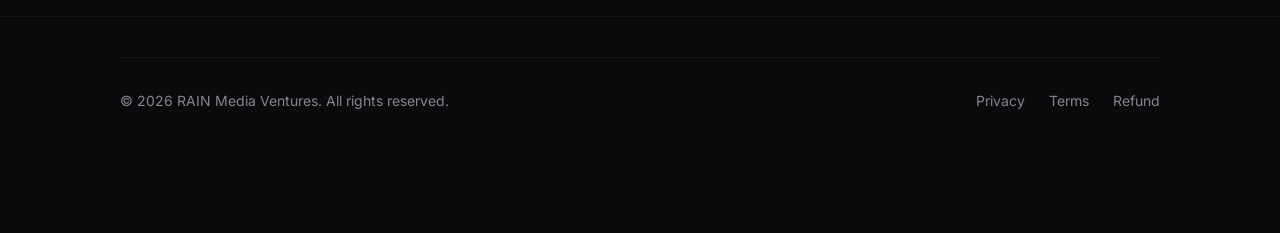
<file: legal/cookie.html>
<!DOCTYPE html>
<html lang="en">
<head>
<script>document.documentElement.classList.add('js-loaded');</script>
<meta charset="UTF-8" />
<meta name="viewport" content="width=device-width, initial-scale=1.0" />

  <meta name="referrer" content="no-referrer-when-downgrade"><meta name="robots" content="noindex, follow" />
<link rel="preconnect" href="https://fonts.googleapis.com" />
<link rel="preconnect" href="https://fonts.gstatic.com" crossorigin />
<link href="https://fonts.googleapis.com/css2?family=Inter:wght@300;400;500;600;700&family=Playfair+Display:ital,wght@0,500;0,600;0,700;1,500&display=optional" rel="stylesheet" />
<link rel="stylesheet" href="../css/style.css?v=20" />
<title>Cookie Policy — Rewire Academy</title>
<meta name="description" content="Cookie policy for Rewire Academy website.">
<link rel="canonical" href="https://rewirebharat.com/legal/cookie.html">
<meta property="og:title" content="Cookie Policy — Rewire Academy">
<meta property="og:description" content="Cookie policy for Rewire Academy website.">
<meta property="og:url" content="https://rewirebharat.com/legal/cookie.html">
<meta property="og:image" content="https://rewirebharat.com/images/og-image.png">
<meta name="twitter:title" content="Cookie Policy — Rewire Academy">
<meta name="twitter:description" content="Cookie policy for Rewire Academy website.">
<meta name="twitter:image" content="https://rewirebharat.com/images/og-image.png">
<style>
  .legal-page { padding: 140px 0 80px; }
  .legal-page .container { max-width: 760px; }
  .legal-page h1 {
    font-family: var(--serif);
    font-size: clamp(32px, 4vw, 48px);
    font-weight: 500;
    margin-bottom: 16px;
  }
  .legal-page .last-updated {
    font-size: 14px;
    color: var(--text-muted);
    margin-bottom: 48px;
    display: block;
  }
  .legal-page h2 {
    font-family: var(--serif);
    font-size: 24px;
    font-weight: 500;
    margin: 48px 0 16px;
    color: var(--text-primary);
  }
  .legal-page p, .legal-page li {
    font-size: 16px;
    line-height: 1.7;
    color: var(--text-secondary);
    margin-bottom: 16px;
  }
  .legal-page ul { margin-bottom: 24px; padding-left: 24px; }
  .legal-page li { margin-bottom: 8px; }
  .legal-page a { color: var(--accent); }
  .legal-page a:hover { text-decoration: underline; }
</style>
<link rel="icon" type="image/x-icon" href="/favicon.ico">
<link rel="apple-touch-icon" href="/favicon.ico">
<meta name="theme-color" content="#0A0A0C">
<meta property="og:site_name" content="Rewire Academy">
<meta property="og:type" content="website">
<meta name="twitter:card" content="summary_large_image">

<!-- TODO: Replace with your GA4/GTM, Meta Pixel, LinkedIn Insight Tag IDs -->
<script>
  window.REWIRE_ANALYTICS = { enabled: false };
  // Example: enable after adding GTM container ID
  // (function(w,d,s,l,i){w[l]=w[l]||[];w[l].push({'gtm.start': new Date().getTime(),event:'gtm.js'}); ... })(window,document,'script','dataLayer','GTM-XXXXXXX');
</script>
</head>
<body>

<nav style="position:absolute;top:0;left:0;width:100%;padding:24px 0;z-index:10;">
  <div class="container">
    <a href="../index.html" class="nav-logo">REWIRE ●</a>
    <a href="../index.html" class="legal-back">← Back to Home</a>
  </div>
</nav>

<main class="legal-page">
  <div class="container">
    <h1>Cookie Policy</h1>
    <span class="last-updated">Last updated: June 2026</span>

    <p>This Cookie Policy explains how RAIN Media Ventures (“Rewire Academy”, “we”, “us”, or “our”) uses cookies and similar technologies on our website.</p>

    <h2>1. What Are Cookies?</h2>
    <p>Cookies are small text files that are placed on your device when you visit a website. They help the site remember your preferences, understand how you interact with content, and improve your experience.</p>

    <h2>2. How We Use Cookies</h2>
    <p>We use cookies for the following purposes:</p>
    <ul>
      <li><strong>Essential cookies:</strong> Required for the website to function properly (e.g., form submissions, security).</li>
      <li><strong>Analytics cookies:</strong> Help us understand how visitors use our site so we can improve it.</li>
      <li><strong>Marketing cookies:</strong> Used to measure the effectiveness of our advertising and deliver relevant messages.</li>
    </ul>

    <h2>3. Third-Party Cookies</h2>
    <p>We may use trusted third-party services (such as Google Analytics and advertising platforms) that place cookies on your device. These services have their own privacy and cookie policies.</p>

    <h2>4. Managing Cookies</h2>
    <p>You can manage or disable cookies through your browser settings. Please note that disabling certain cookies may affect the functionality of our website.</p>

    <h2>5. Changes to This Policy</h2>
    <p>We may update this Cookie Policy from time to time. The current version will always be available on this page.</p>

    <h2>6. Contact Us</h2>
    <p>If you have questions about this Cookie Policy, please contact us at <a href="mailto:Hi@rewirebharat.com">Hi@rewirebharat.com</a>.</p>
  </div>
</main>

<footer class="footer" style="padding:40px 0;">
  <div class="container">
    <div class="footer-legal" style="border-top:1px solid var(--border);padding-top:32px;">
      <div style="display:flex;justify-content:space-between;align-items:center;flex-wrap:wrap;gap:16px;">
        <div style="color:var(--text-secondary);font-size:14px;">&copy; 2026 RAIN Media Ventures. All rights reserved.</div>
        <div style="display:flex;gap:24px;font-size:14px;">
          <a href="privacy.html" style="color:var(--text-secondary);">Privacy</a>
          <a href="terms.html" style="color:var(--text-secondary);">Terms</a>
          <a href="refund.html" style="color:var(--text-secondary);">Refund</a>
        </div>
      </div>
    </div>
  </div>
</footer>

</body>
</html>
</file>
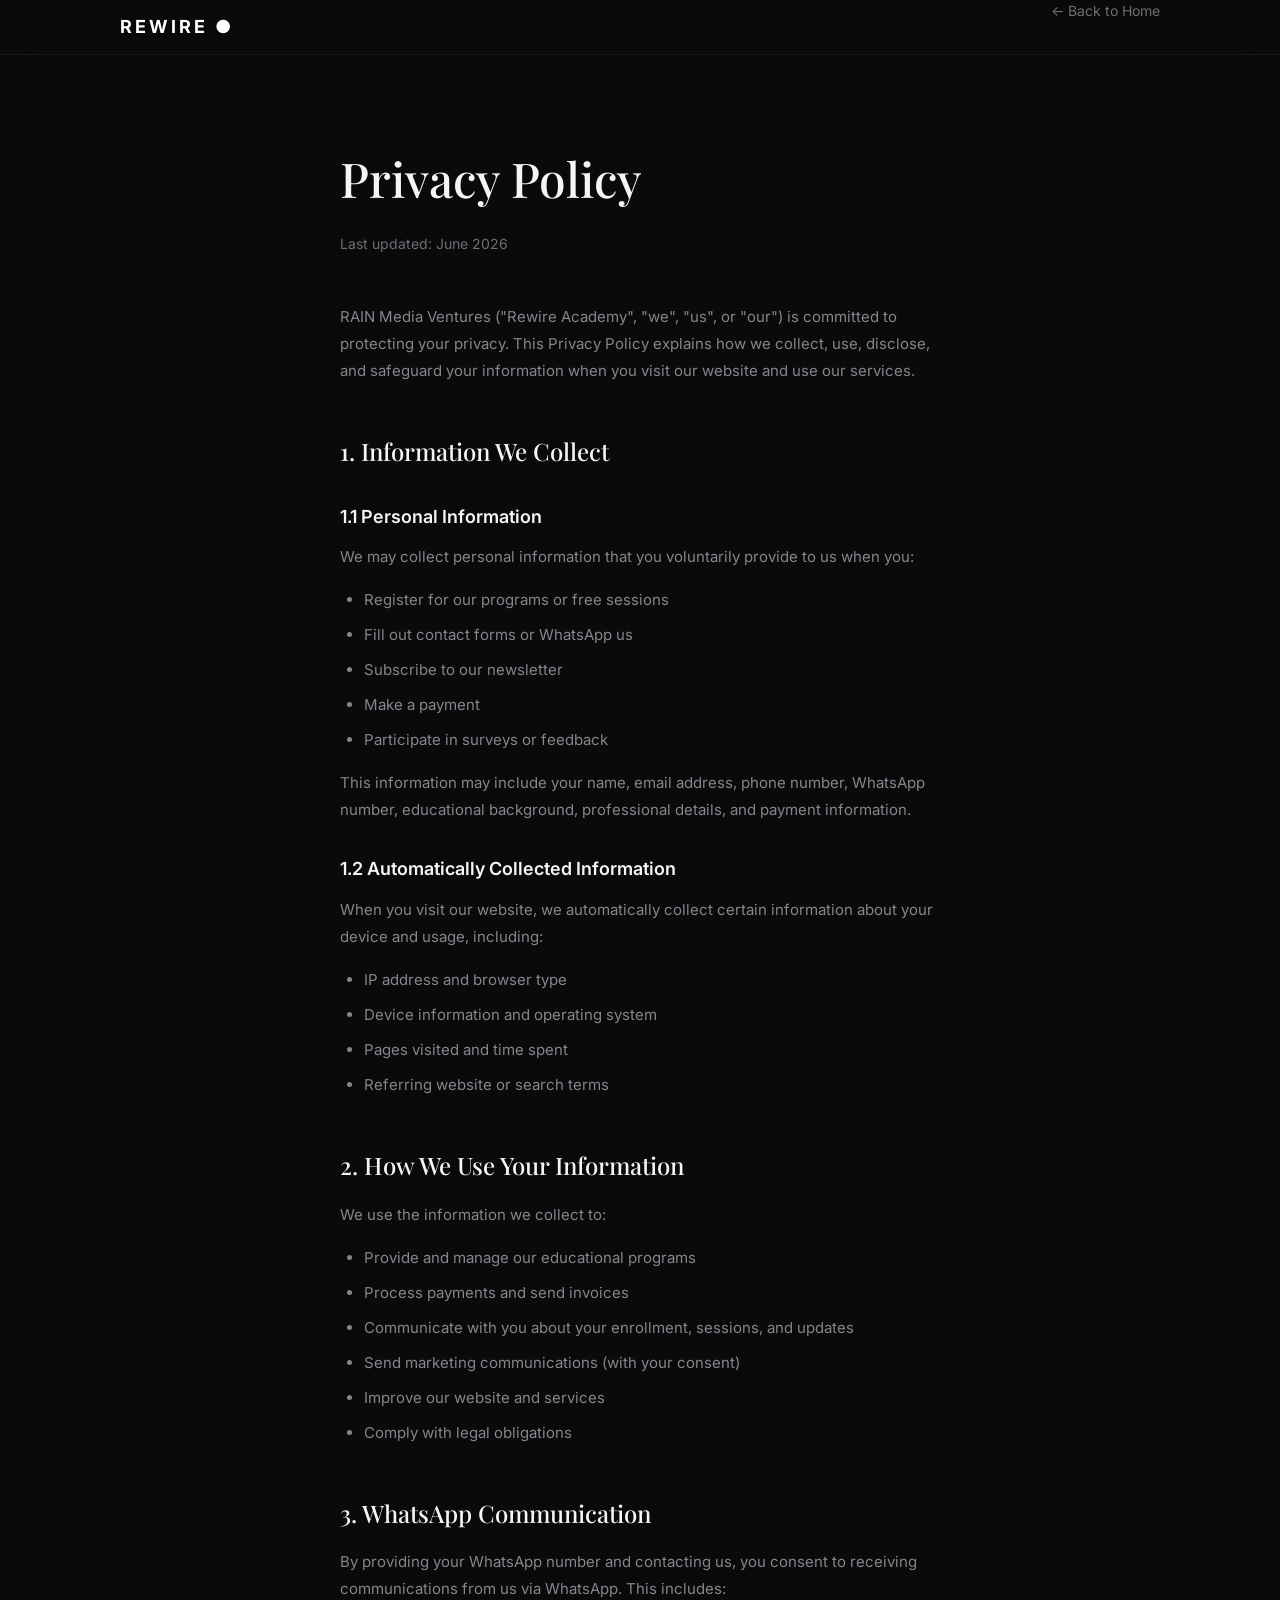
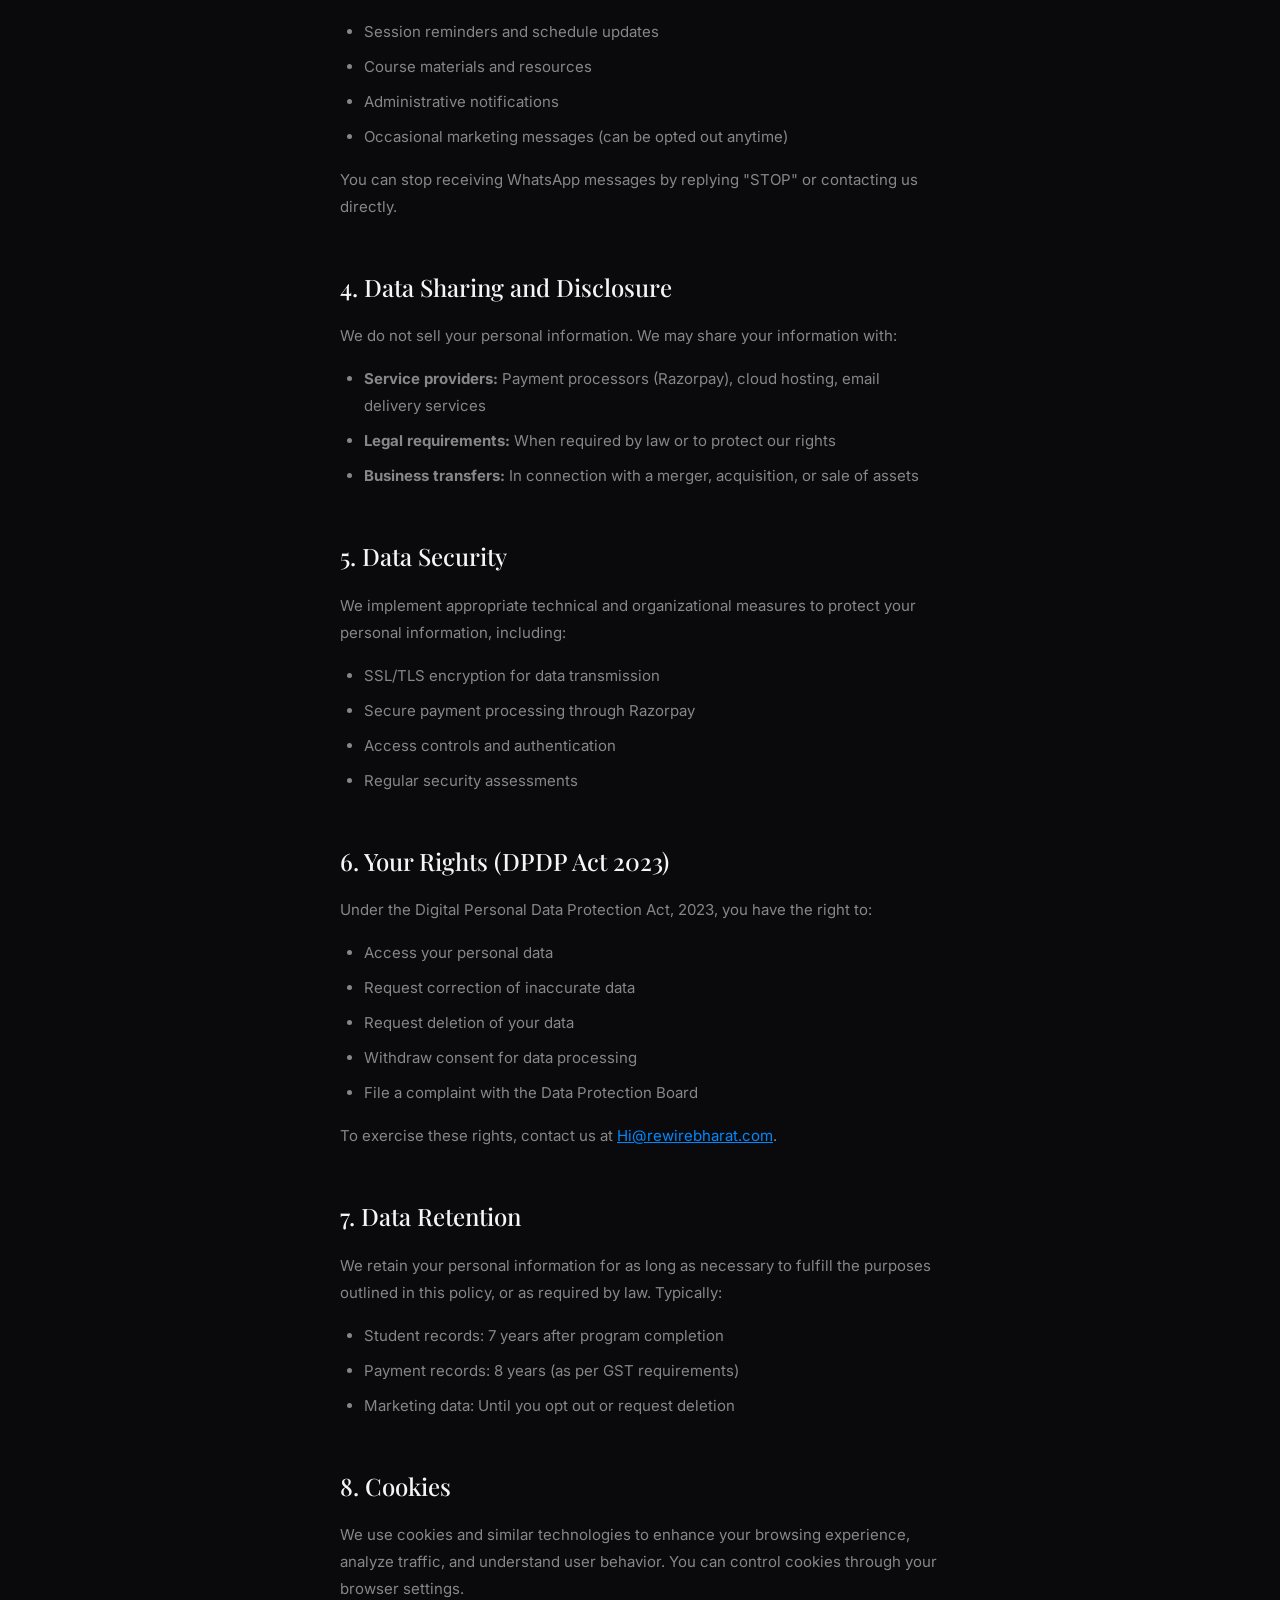
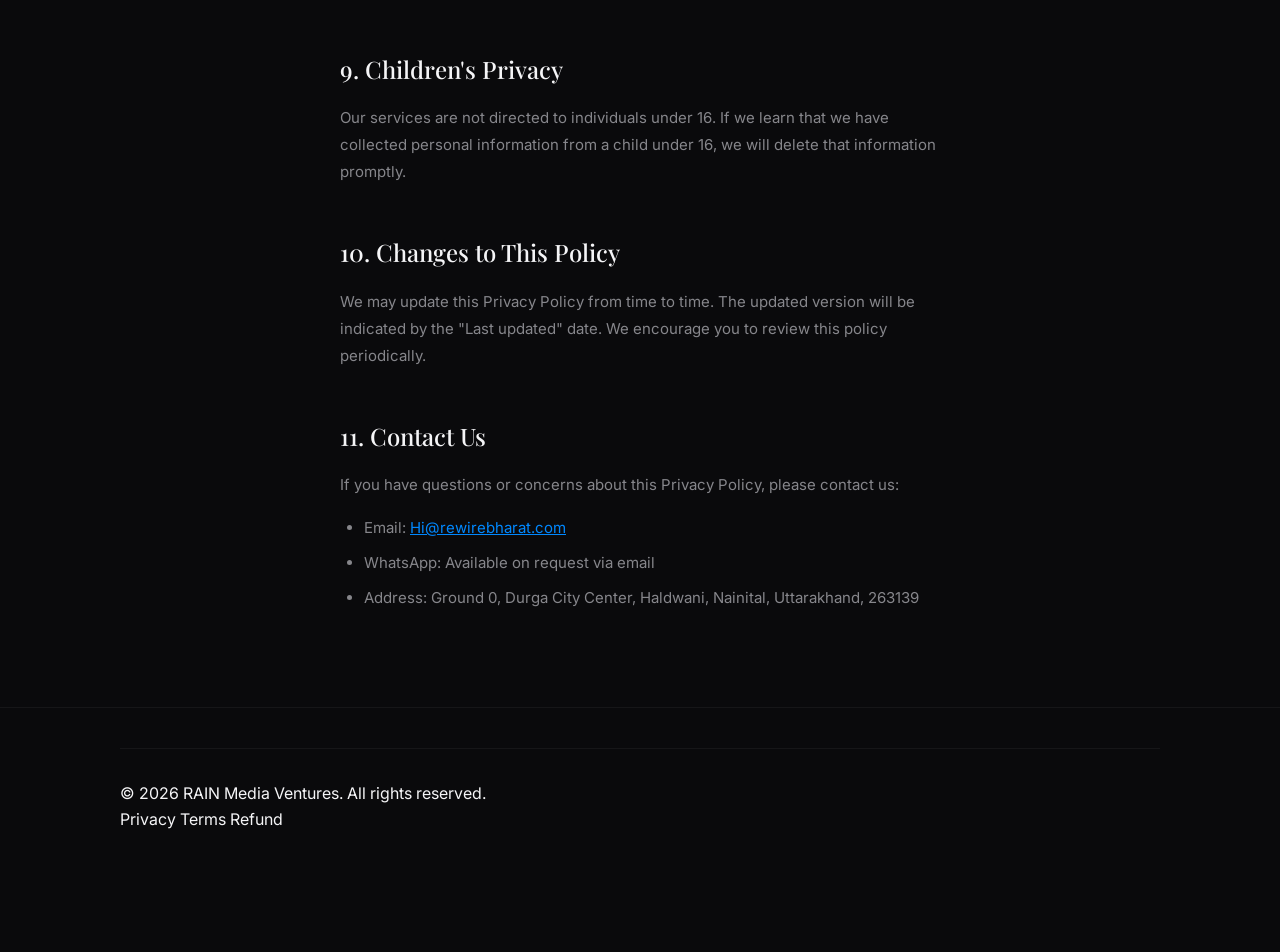
<file: legal/privacy.html>
<!DOCTYPE html>
<html lang="en">
<head>
<script>document.documentElement.classList.add('js-loaded');</script>
<meta charset="UTF-8" />
<meta name="viewport" content="width=device-width, initial-scale=1.0" />

  <meta name="referrer" content="no-referrer-when-downgrade"><meta name="robots" content="noindex, follow" />
<link rel="preconnect" href="https://fonts.googleapis.com" />
<link rel="preconnect" href="https://fonts.gstatic.com" crossorigin />
<link href="https://fonts.googleapis.com/css2?family=Inter:wght@300;400;500;600;700&family=Playfair+Display:ital,wght@0,500;0,600;0,700;1,500&display=optional" rel="stylesheet" />
<link rel="stylesheet" href="../css/style.css?v=20" />
<title>Privacy Policy — Rewire Academy</title>
<meta name="description" content="Rewire Academy privacy policy explains how we collect, use, and protect your personal information.">
<link rel="canonical" href="https://rewirebharat.com/legal/privacy.html">
<meta property="og:title" content="Privacy Policy — Rewire Academy">
<meta property="og:description" content="Rewire Academy privacy policy explains how we collect, use, and protect your personal information.">
<meta property="og:url" content="https://rewirebharat.com/legal/privacy.html">
<meta property="og:image" content="https://rewirebharat.com/images/og-image.png">
<meta name="twitter:title" content="Privacy Policy — Rewire Academy">
<meta name="twitter:description" content="Rewire Academy privacy policy explains how we collect, use, and protect your personal information.">
<meta name="twitter:image" content="https://rewirebharat.com/images/og-image.png">
<style>
  .legal-page { padding: 140px 0 80px; }
  .legal-page .container { max-width: 760px; }
  .legal-page h1 {
    font-family: var(--serif);
    font-size: clamp(32px, 4vw, 48px);
    font-weight: 500;
    margin-bottom: 16px;
  }
  .legal-page .last-updated {
    font-size: 14px;
    color: var(--text-muted);
    margin-bottom: 48px;
    display: block;
  }
  .legal-page h2 {
    font-family: var(--serif);
    font-size: 24px;
    font-weight: 500;
    margin: 48px 0 16px;
    color: var(--text-primary);
  }
  .legal-page h3 {
    font-size: 18px;
    font-weight: 600;
    margin: 32px 0 12px;
    color: var(--text-primary);
  }
  .legal-page p, .legal-page li {
    font-size: 15px;
    line-height: 1.8;
    color: var(--text-secondary);
    margin-bottom: 16px;
  }
  .legal-page ul {
    list-style: disc;
    padding-left: 24px;
    margin-bottom: 16px;
  }
  .legal-page li { margin-bottom: 8px; }
  .legal-page a { color: var(--accent); text-decoration: underline; }
  .legal-page a:hover { color: var(--accent-glow); }
  .legal-back {
    display: inline-flex;
    align-items: center;
    gap: 8px;
    font-size: 14px;
    color: var(--text-muted);
    margin-bottom: 32px;
    transition: color 0.2s;
  }
  .legal-back:hover { color: var(--text-primary); }
</style>
<link rel="icon" type="image/x-icon" href="/favicon.ico">
<link rel="apple-touch-icon" href="/favicon.ico">
<meta name="theme-color" content="#0A0A0C">
<meta property="og:site_name" content="Rewire Academy">
<meta property="og:type" content="website">
<meta name="twitter:card" content="summary_large_image">

<!-- TODO: Replace with your GA4/GTM, Meta Pixel, LinkedIn Insight Tag IDs -->
<script>
  window.REWIRE_ANALYTICS = { enabled: false };
  // Example: enable after adding GTM container ID
  // (function(w,d,s,l,i){w[l]=w[l]||[];w[l].push({'gtm.start': new Date().getTime(),event:'gtm.js'}); ... })(window,document,'script','dataLayer','GTM-XXXXXXX');
</script>
</head>
<body>

<nav class="nav scrolled" style="padding:20px var(--section-pad-x);">
  <div class="container" style="display:flex;align-items:center;justify-content:space-between;">
    <a href="../index.html" class="nav-logo">REWIRE ●</a>
    <a href="../index.html" class="legal-back">← Back to Home</a>
  </div>
</nav>

<main class="legal-page">
  <div class="container">
    <h1>Privacy Policy</h1>
    <span class="last-updated">Last updated: June 2026</span>

    <p>RAIN Media Ventures ("Rewire Academy", "we", "us", or "our") is committed to protecting your privacy. This Privacy Policy explains how we collect, use, disclose, and safeguard your information when you visit our website and use our services.</p>

    <h2>1. Information We Collect</h2>
    <h3>1.1 Personal Information</h3>
    <p>We may collect personal information that you voluntarily provide to us when you:</p>
    <ul>
      <li>Register for our programs or free sessions</li>
      <li>Fill out contact forms or WhatsApp us</li>
      <li>Subscribe to our newsletter</li>
      <li>Make a payment</li>
      <li>Participate in surveys or feedback</li>
    </ul>
    <p>This information may include your name, email address, phone number, WhatsApp number, educational background, professional details, and payment information.</p>

    <h3>1.2 Automatically Collected Information</h3>
    <p>When you visit our website, we automatically collect certain information about your device and usage, including:</p>
    <ul>
      <li>IP address and browser type</li>
      <li>Device information and operating system</li>
      <li>Pages visited and time spent</li>
      <li>Referring website or search terms</li>
    </ul>

    <h2>2. How We Use Your Information</h2>
    <p>We use the information we collect to:</p>
    <ul>
      <li>Provide and manage our educational programs</li>
      <li>Process payments and send invoices</li>
      <li>Communicate with you about your enrollment, sessions, and updates</li>
      <li>Send marketing communications (with your consent)</li>
      <li>Improve our website and services</li>
      <li>Comply with legal obligations</li>
    </ul>

    <h2>3. WhatsApp Communication</h2>
    <p>By providing your WhatsApp number and contacting us, you consent to receiving communications from us via WhatsApp. This includes:</p>
    <ul>
      <li>Session reminders and schedule updates</li>
      <li>Course materials and resources</li>
      <li>Administrative notifications</li>
      <li>Occasional marketing messages (can be opted out anytime)</li>
    </ul>
    <p>You can stop receiving WhatsApp messages by replying "STOP" or contacting us directly.</p>

    <h2>4. Data Sharing and Disclosure</h2>
    <p>We do not sell your personal information. We may share your information with:</p>
    <ul>
      <li><strong>Service providers:</strong> Payment processors (Razorpay), cloud hosting, email delivery services</li>
      <li><strong>Legal requirements:</strong> When required by law or to protect our rights</li>
      <li><strong>Business transfers:</strong> In connection with a merger, acquisition, or sale of assets</li>
    </ul>

    <h2>5. Data Security</h2>
    <p>We implement appropriate technical and organizational measures to protect your personal information, including:</p>
    <ul>
      <li>SSL/TLS encryption for data transmission</li>
      <li>Secure payment processing through Razorpay</li>
      <li>Access controls and authentication</li>
      <li>Regular security assessments</li>
    </ul>

    <h2>6. Your Rights (DPDP Act 2023)</h2>
    <p>Under the Digital Personal Data Protection Act, 2023, you have the right to:</p>
    <ul>
      <li>Access your personal data</li>
      <li>Request correction of inaccurate data</li>
      <li>Request deletion of your data</li>
      <li>Withdraw consent for data processing</li>
      <li>File a complaint with the Data Protection Board</li>
    </ul>
    <p>To exercise these rights, contact us at <a href="mailto:Hi@rewirebharat.com">Hi@rewirebharat.com</a>.</p>

    <h2>7. Data Retention</h2>
    <p>We retain your personal information for as long as necessary to fulfill the purposes outlined in this policy, or as required by law. Typically:</p>
    <ul>
      <li>Student records: 7 years after program completion</li>
      <li>Payment records: 8 years (as per GST requirements)</li>
      <li>Marketing data: Until you opt out or request deletion</li>
    </ul>

    <h2>8. Cookies</h2>
    <p>We use cookies and similar technologies to enhance your browsing experience, analyze traffic, and understand user behavior. You can control cookies through your browser settings.</p>

    <h2>9. Children's Privacy</h2>
    <p>Our services are not directed to individuals under 16. If we learn that we have collected personal information from a child under 16, we will delete that information promptly.</p>

    <h2>10. Changes to This Policy</h2>
    <p>We may update this Privacy Policy from time to time. The updated version will be indicated by the "Last updated" date. We encourage you to review this policy periodically.</p>

    <h2>11. Contact Us</h2>
    <p>If you have questions or concerns about this Privacy Policy, please contact us:</p>
    <ul>
      <li>Email: <a href="mailto:Hi@rewirebharat.com">Hi@rewirebharat.com</a></li>
      <li>WhatsApp: Available on request via email</li>
      <li>Address: Ground 0, Durga City Center, Haldwani, Nainital, Uttarakhand, 263139</li>
    </ul>
  </div>
</main>

<footer class="footer" style="padding:40px 0;">
  <div class="container">
    <div class="footer-legal" style="border-top:1px solid var(--border);padding-top:32px;">
      <p>&copy; 2026 RAIN Media Ventures. All rights reserved.</p>
      <div class="footer-legal-links">
        <a href="privacy.html">Privacy</a>
        <a href="terms.html">Terms</a>
        <a href="refund.html">Refund</a>
      </div>
    </div>
  </div>
</footer>

</body>
</html>
</file>
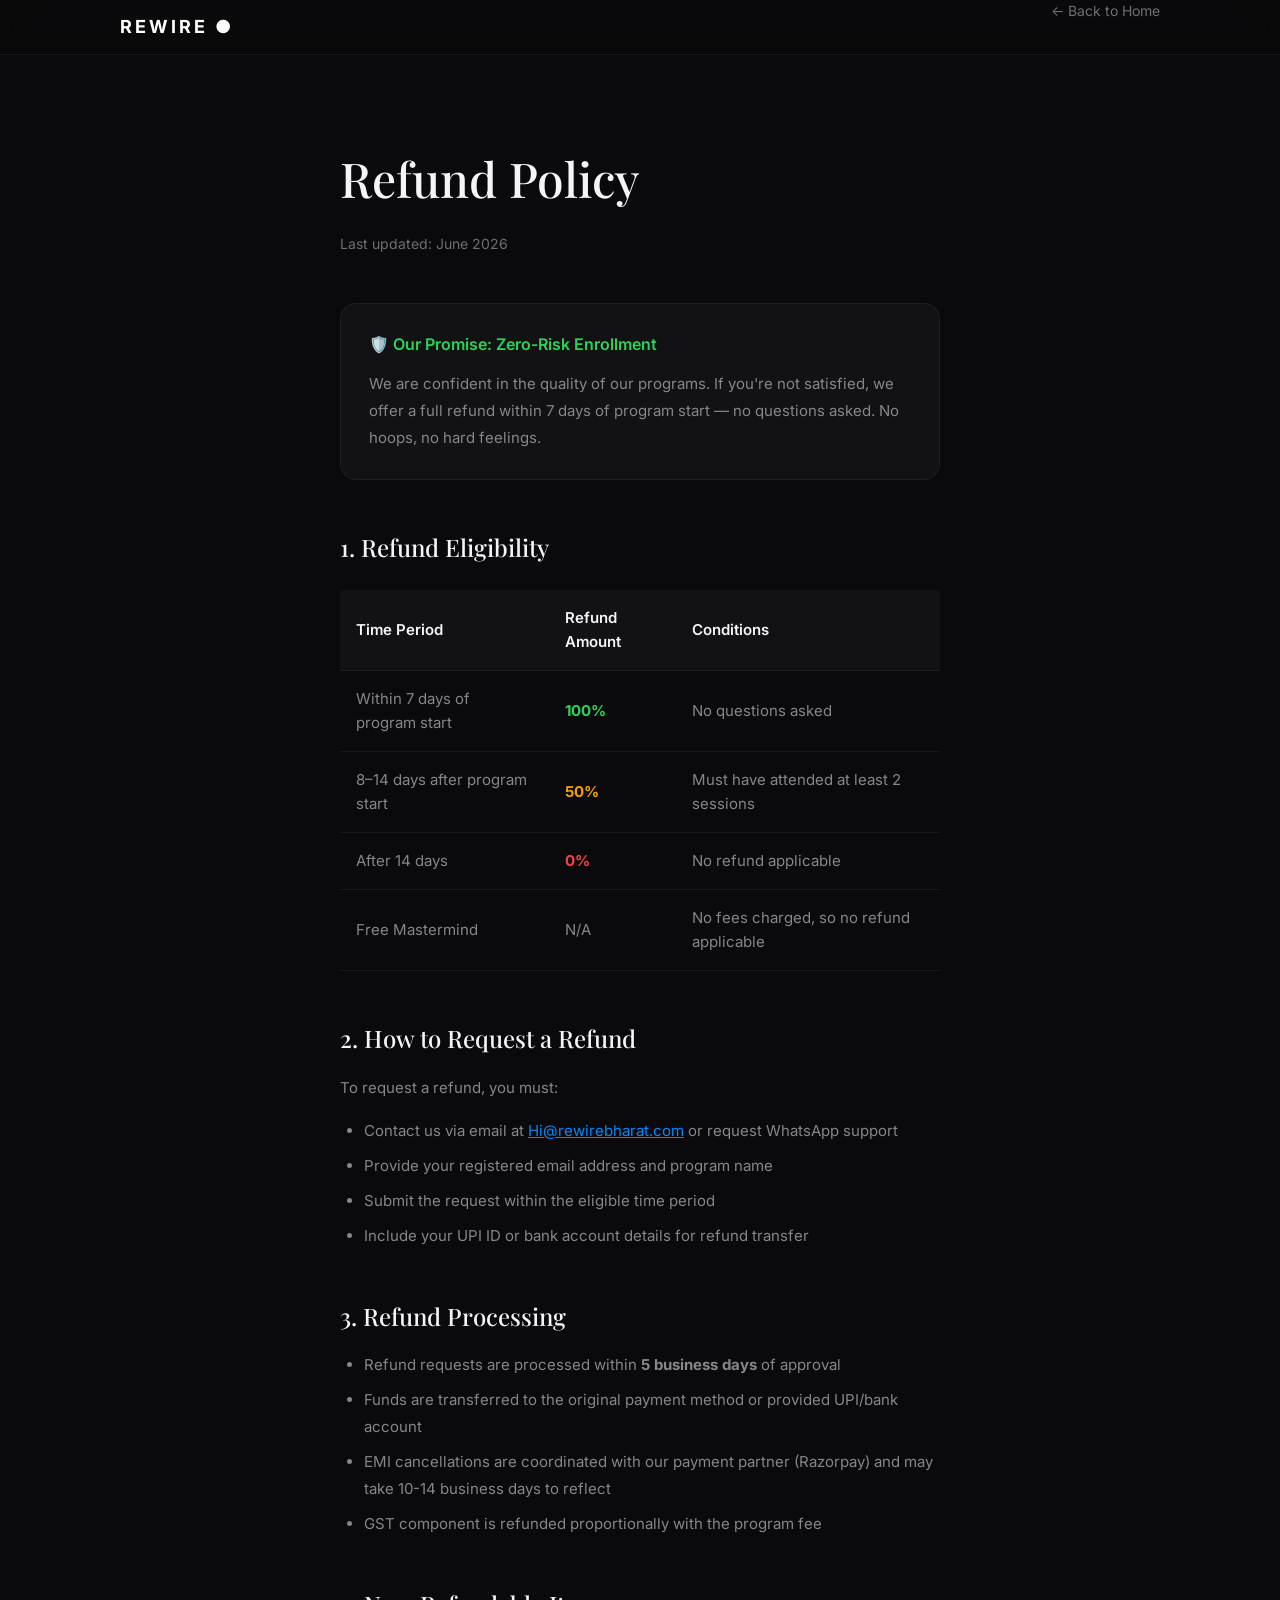
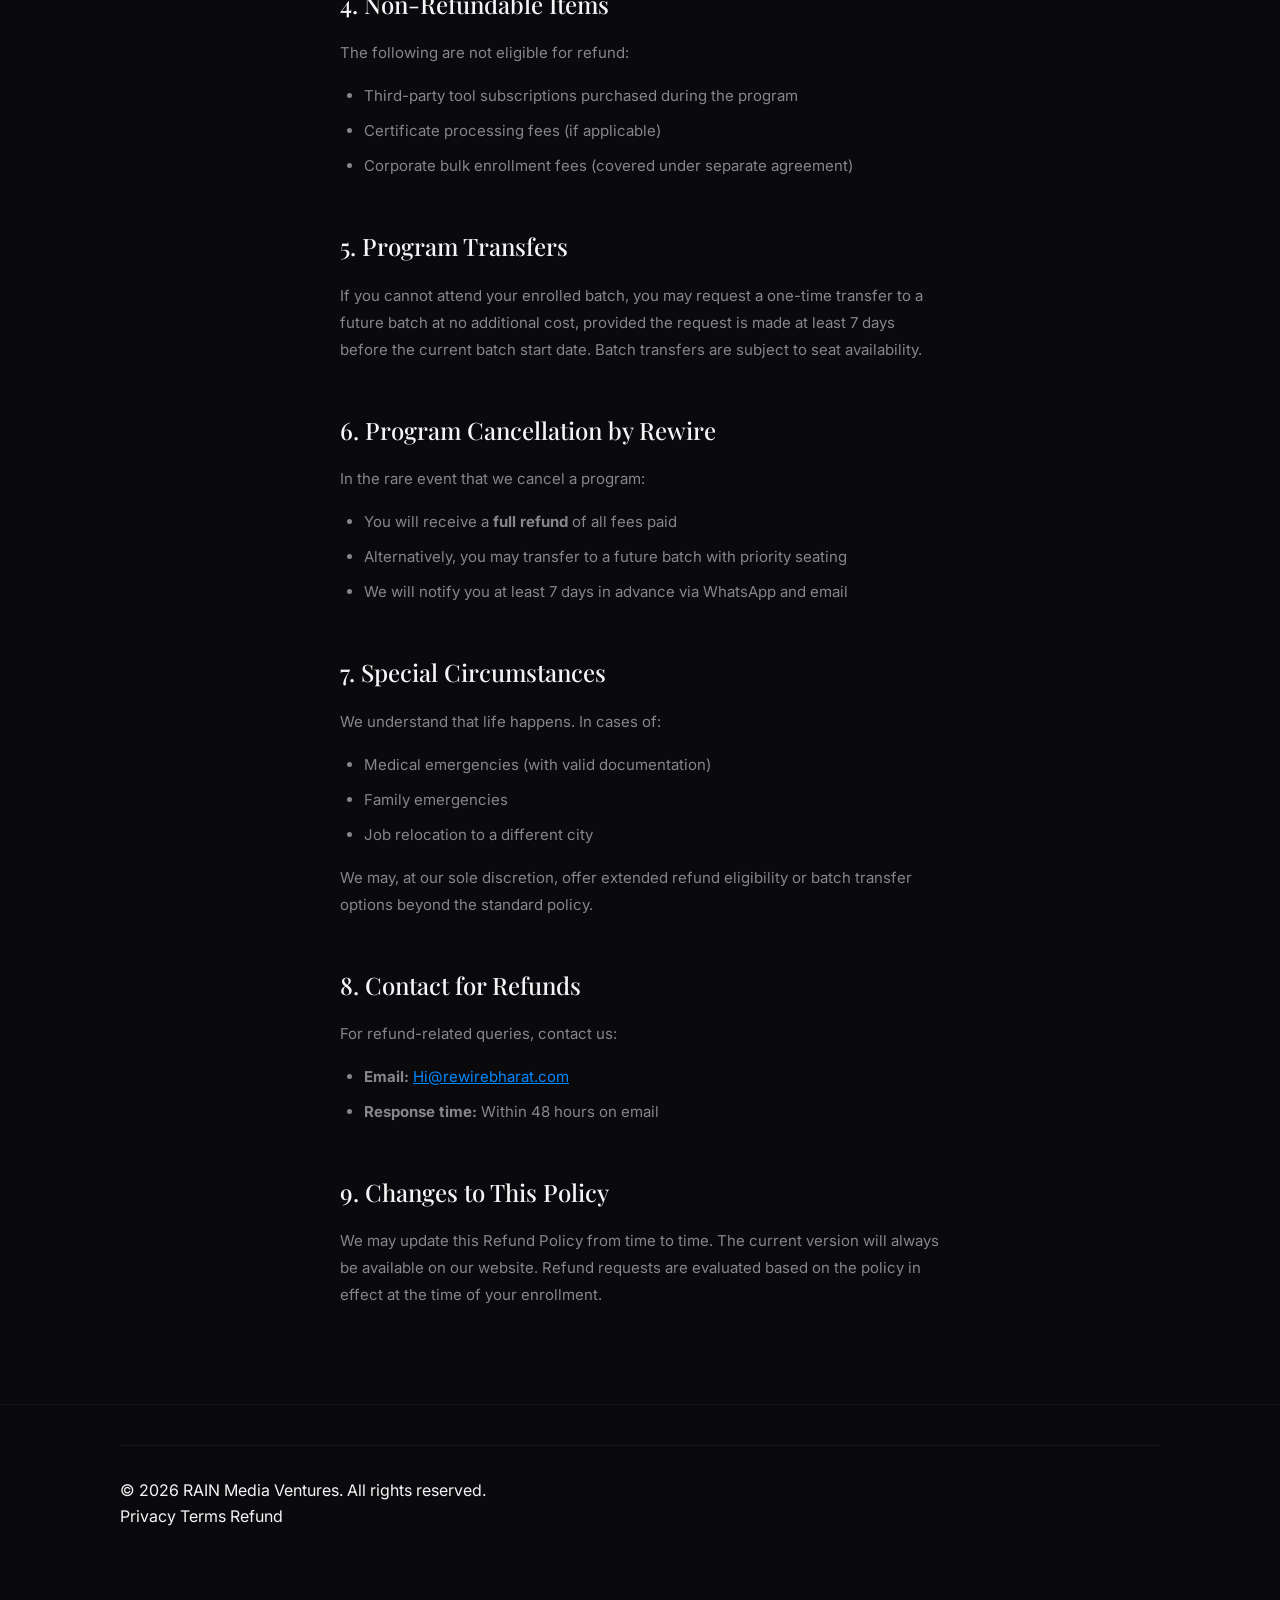
<file: legal/refund.html>
<!DOCTYPE html>
<html lang="en">
<head>
<script>document.documentElement.classList.add('js-loaded');</script>
<meta charset="UTF-8" />
<meta name="viewport" content="width=device-width, initial-scale=1.0" />

  <meta name="referrer" content="no-referrer-when-downgrade"><meta name="robots" content="noindex, follow" />
<link rel="preconnect" href="https://fonts.googleapis.com" />
<link rel="preconnect" href="https://fonts.gstatic.com" crossorigin />
<link href="https://fonts.googleapis.com/css2?family=Inter:wght@300;400;500;600;700&family=Playfair+Display:ital,wght@0,500;0,600;0,700;1,500&display=optional" rel="stylesheet" />
<link rel="stylesheet" href="../css/style.css?v=20" />
<title>Refund Policy — Rewire Academy</title>
<meta name="description" content="Refund, cancellation, and batch transfer policy for Rewire Academy programs.">
<link rel="canonical" href="https://rewirebharat.com/legal/refund.html">
<meta property="og:title" content="Refund Policy — Rewire Academy">
<meta property="og:description" content="Refund, cancellation, and batch transfer policy for Rewire Academy programs.">
<meta property="og:url" content="https://rewirebharat.com/legal/refund.html">
<meta property="og:image" content="https://rewirebharat.com/images/og-image.png">
<meta name="twitter:title" content="Refund Policy — Rewire Academy">
<meta name="twitter:description" content="Refund, cancellation, and batch transfer policy for Rewire Academy programs.">
<meta name="twitter:image" content="https://rewirebharat.com/images/og-image.png">
<style>
  .legal-page { padding: 140px 0 80px; }
  .legal-page .container { max-width: 760px; }
  .legal-page h1 {
    font-family: var(--serif);
    font-size: clamp(32px, 4vw, 48px);
    font-weight: 500;
    margin-bottom: 16px;
  }
  .legal-page .last-updated {
    font-size: 14px;
    color: var(--text-muted);
    margin-bottom: 48px;
    display: block;
  }
  .legal-page h2 {
    font-family: var(--serif);
    font-size: 24px;
    font-weight: 500;
    margin: 48px 0 16px;
    color: var(--text-primary);
  }
  .legal-page h3 {
    font-size: 18px;
    font-weight: 600;
    margin: 32px 0 12px;
    color: var(--text-primary);
  }
  .legal-page p, .legal-page li {
    font-size: 15px;
    line-height: 1.8;
    color: var(--text-secondary);
    margin-bottom: 16px;
  }
  .legal-page ul {
    list-style: disc;
    padding-left: 24px;
    margin-bottom: 16px;
  }
  .legal-page li { margin-bottom: 8px; }
  .legal-page a { color: var(--accent); text-decoration: underline; }
  .legal-page a:hover { color: var(--accent-glow); }
  .legal-back {
    display: inline-flex;
    align-items: center;
    gap: 8px;
    font-size: 14px;
    color: var(--text-muted);
    margin-bottom: 32px;
    transition: color 0.2s;
  }
  .legal-back:hover { color: var(--text-primary); }
  .refund-table {
    width: 100%;
    border-collapse: collapse;
    margin: 24px 0;
    font-size: 15px;
  }
  .refund-table th, .refund-table td {
    padding: 16px;
    text-align: left;
    border-bottom: 1px solid var(--border);
  }
  .refund-table th {
    font-weight: 600;
    color: var(--text-primary);
    background: var(--surface);
  }
  .refund-table td {
    color: var(--text-secondary);
  }
  .highlight-box {
    background: var(--surface);
    border: 1px solid var(--border);
    border-radius: var(--radius-lg);
    padding: 28px;
    margin: 32px 0;
  }
  .highlight-box h4 {
    font-size: 16px;
    font-weight: 600;
    margin-bottom: 12px;
    color: var(--success);
  }
</style>
<link rel="icon" type="image/x-icon" href="/favicon.ico">
<link rel="apple-touch-icon" href="/favicon.ico">
<meta name="theme-color" content="#0A0A0C">
<meta property="og:site_name" content="Rewire Academy">
<meta property="og:type" content="website">
<meta name="twitter:card" content="summary_large_image">

<!-- TODO: Replace with your GA4/GTM, Meta Pixel, LinkedIn Insight Tag IDs -->
<script>
  window.REWIRE_ANALYTICS = { enabled: false };
  // Example: enable after adding GTM container ID
  // (function(w,d,s,l,i){w[l]=w[l]||[];w[l].push({'gtm.start': new Date().getTime(),event:'gtm.js'}); ... })(window,document,'script','dataLayer','GTM-XXXXXXX');
</script>
</head>
<body>

<nav class="nav scrolled" style="padding:20px var(--section-pad-x);">
  <div class="container" style="display:flex;align-items:center;justify-content:space-between;">
    <a href="../index.html" class="nav-logo">REWIRE ●</a>
    <a href="../index.html" class="legal-back">← Back to Home</a>
  </div>
</nav>

<main class="legal-page">
  <div class="container">
    <h1>Refund Policy</h1>
    <span class="last-updated">Last updated: June 2026</span>

    <div class="highlight-box">
      <h4>🛡️ Our Promise: Zero-Risk Enrollment</h4>
      <p style="margin:0;">We are confident in the quality of our programs. If you're not satisfied, we offer a full refund within 7 days of program start — no questions asked. No hoops, no hard feelings.</p>
    </div>

    <h2>1. Refund Eligibility</h2>
    <table class="refund-table">
      <thead>
        <tr>
          <th>Time Period</th>
          <th>Refund Amount</th>
          <th>Conditions</th>
        </tr>
      </thead>
      <tbody>
        <tr>
          <td>Within 7 days of program start</td>
          <td><strong style="color:var(--success)">100%</strong></td>
          <td>No questions asked</td>
        </tr>
        <tr>
          <td>8–14 days after program start</td>
          <td><strong style="color:var(--warning)">50%</strong></td>
          <td>Must have attended at least 2 sessions</td>
        </tr>
        <tr>
          <td>After 14 days</td>
          <td><strong style="color:var(--danger)">0%</strong></td>
          <td>No refund applicable</td>
        </tr>
        <tr>
          <td>Free Mastermind</td>
          <td>N/A</td>
          <td>No fees charged, so no refund applicable</td>
        </tr>
      </tbody>
    </table>

    <h2>2. How to Request a Refund</h2>
    <p>To request a refund, you must:</p>
    <ul>
      <li>Contact us via email at <a href="mailto:Hi@rewirebharat.com">Hi@rewirebharat.com</a> or request WhatsApp support</li>
      <li>Provide your registered email address and program name</li>
      <li>Submit the request within the eligible time period</li>
      <li>Include your UPI ID or bank account details for refund transfer</li>
    </ul>

    <h2>3. Refund Processing</h2>
    <ul>
      <li>Refund requests are processed within <strong>5 business days</strong> of approval</li>
      <li>Funds are transferred to the original payment method or provided UPI/bank account</li>
      <li>EMI cancellations are coordinated with our payment partner (Razorpay) and may take 10-14 business days to reflect</li>
      <li>GST component is refunded proportionally with the program fee</li>
    </ul>

    <h2>4. Non-Refundable Items</h2>
    <p>The following are not eligible for refund:</p>
    <ul>
      <li>Third-party tool subscriptions purchased during the program</li>
      <li>Certificate processing fees (if applicable)</li>
      <li>Corporate bulk enrollment fees (covered under separate agreement)</li>
    </ul>

    <h2>5. Program Transfers</h2>
    <p>If you cannot attend your enrolled batch, you may request a one-time transfer to a future batch at no additional cost, provided the request is made at least 7 days before the current batch start date. Batch transfers are subject to seat availability.</p>

    <h2>6. Program Cancellation by Rewire</h2>
    <p>In the rare event that we cancel a program:</p>
    <ul>
      <li>You will receive a <strong>full refund</strong> of all fees paid</li>
      <li>Alternatively, you may transfer to a future batch with priority seating</li>
      <li>We will notify you at least 7 days in advance via WhatsApp and email</li>
    </ul>

    <h2>7. Special Circumstances</h2>
    <p>We understand that life happens. In cases of:</p>
    <ul>
      <li>Medical emergencies (with valid documentation)</li>
      <li>Family emergencies</li>
      <li>Job relocation to a different city</li>
    </ul>
    <p>We may, at our sole discretion, offer extended refund eligibility or batch transfer options beyond the standard policy.</p>

    <h2>8. Contact for Refunds</h2>
    <p>For refund-related queries, contact us:</p>
    <ul>
      <li><strong>Email:</strong> <a href="mailto:Hi@rewirebharat.com">Hi@rewirebharat.com</a></li>
      <li><strong>Response time:</strong> Within 48 hours on email</li>
    </ul>

    <h2>9. Changes to This Policy</h2>
    <p>We may update this Refund Policy from time to time. The current version will always be available on our website. Refund requests are evaluated based on the policy in effect at the time of your enrollment.</p>
  </div>
</main>

<footer class="footer" style="padding:40px 0;">
  <div class="container">
    <div class="footer-legal" style="border-top:1px solid var(--border);padding-top:32px;">
      <p>&copy; 2026 RAIN Media Ventures. All rights reserved.</p>
      <div class="footer-legal-links">
        <a href="privacy.html">Privacy</a>
        <a href="terms.html">Terms</a>
        <a href="refund.html">Refund</a>
      </div>
    </div>
  </div>
</footer>

</body>
</html>
</file>
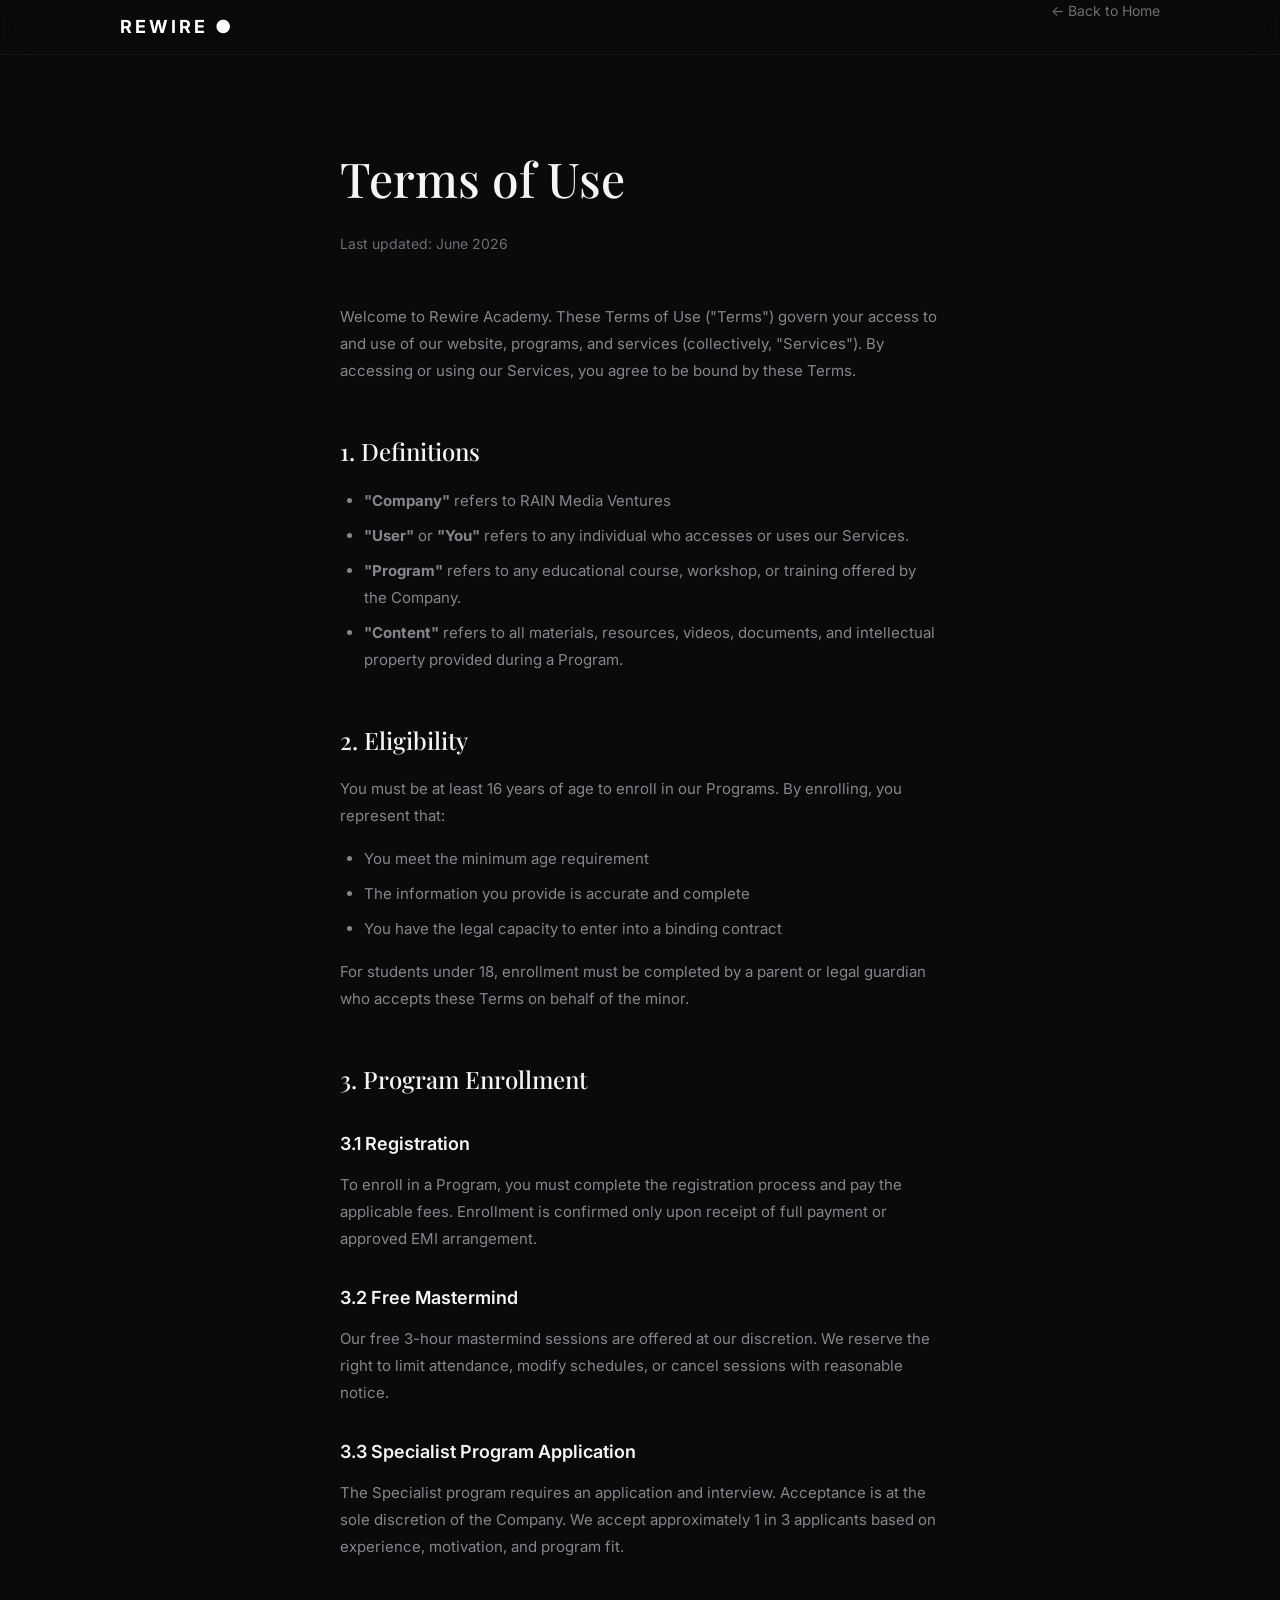
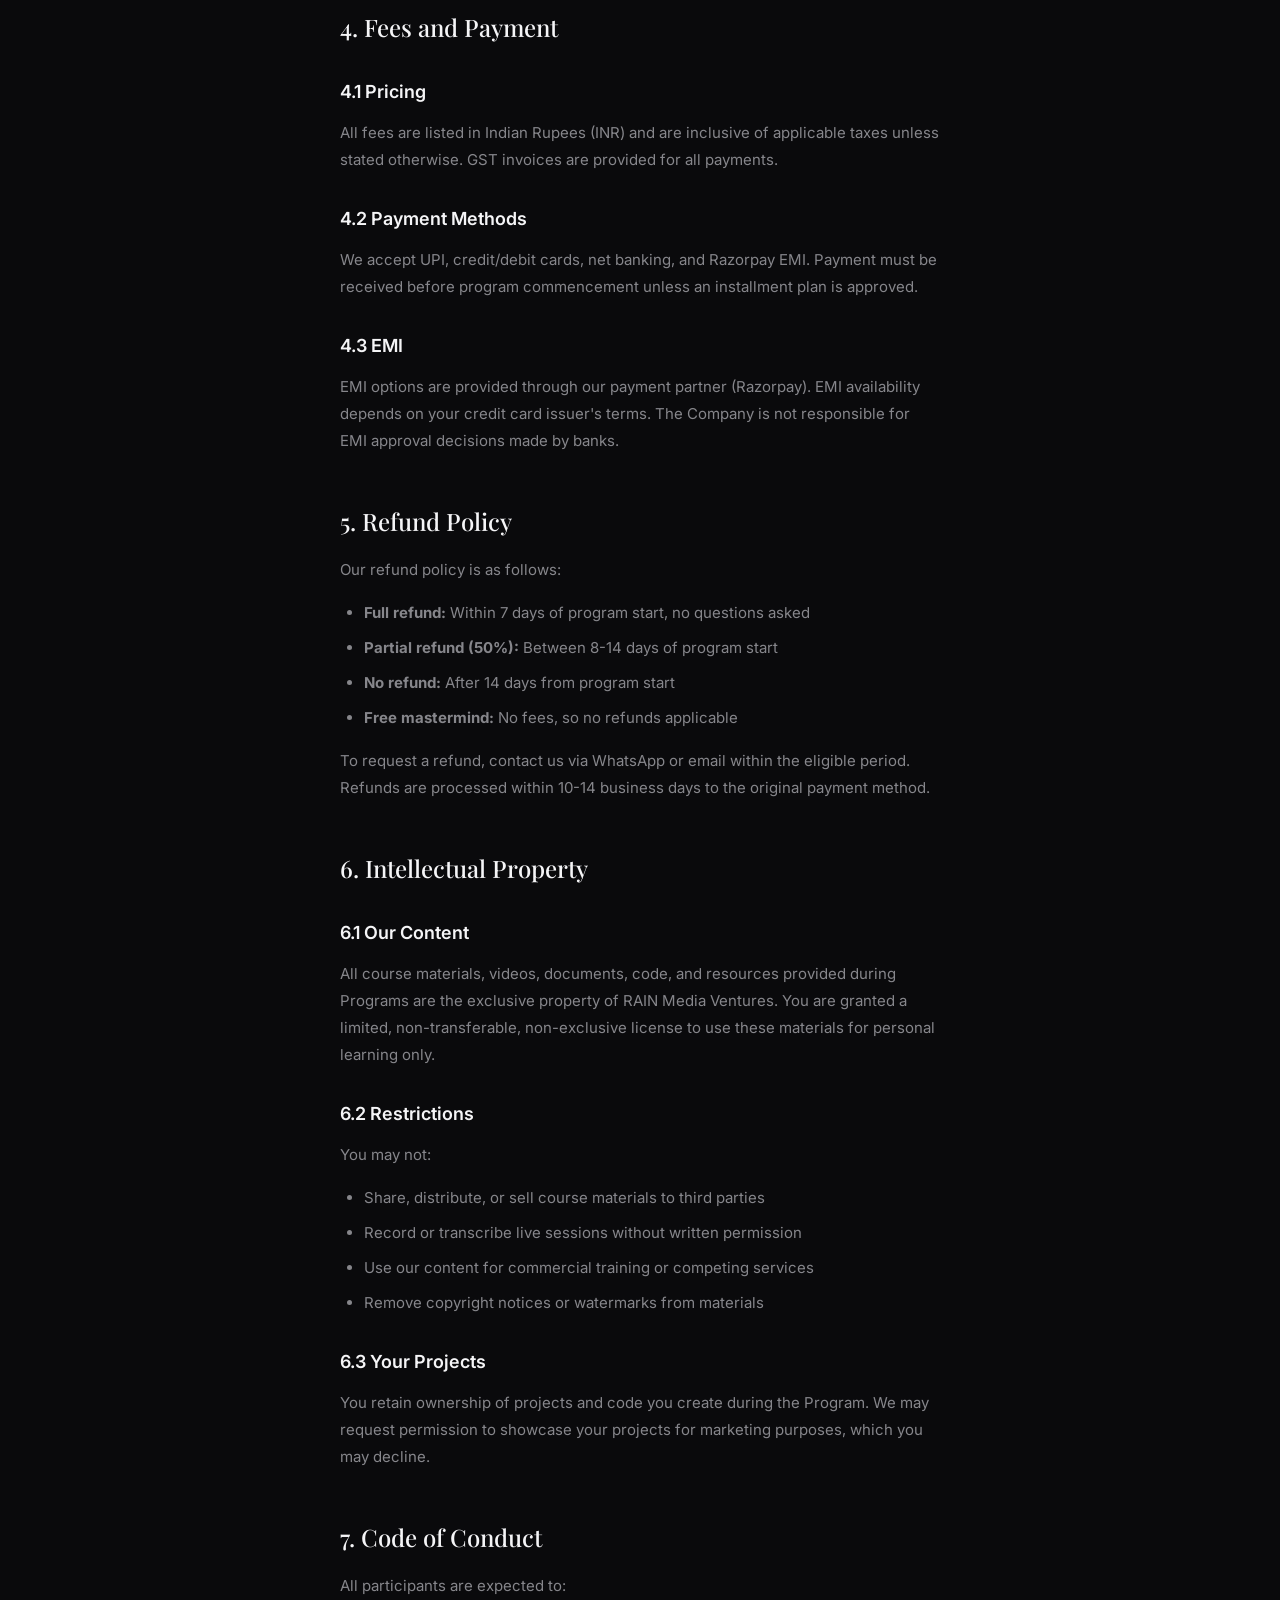
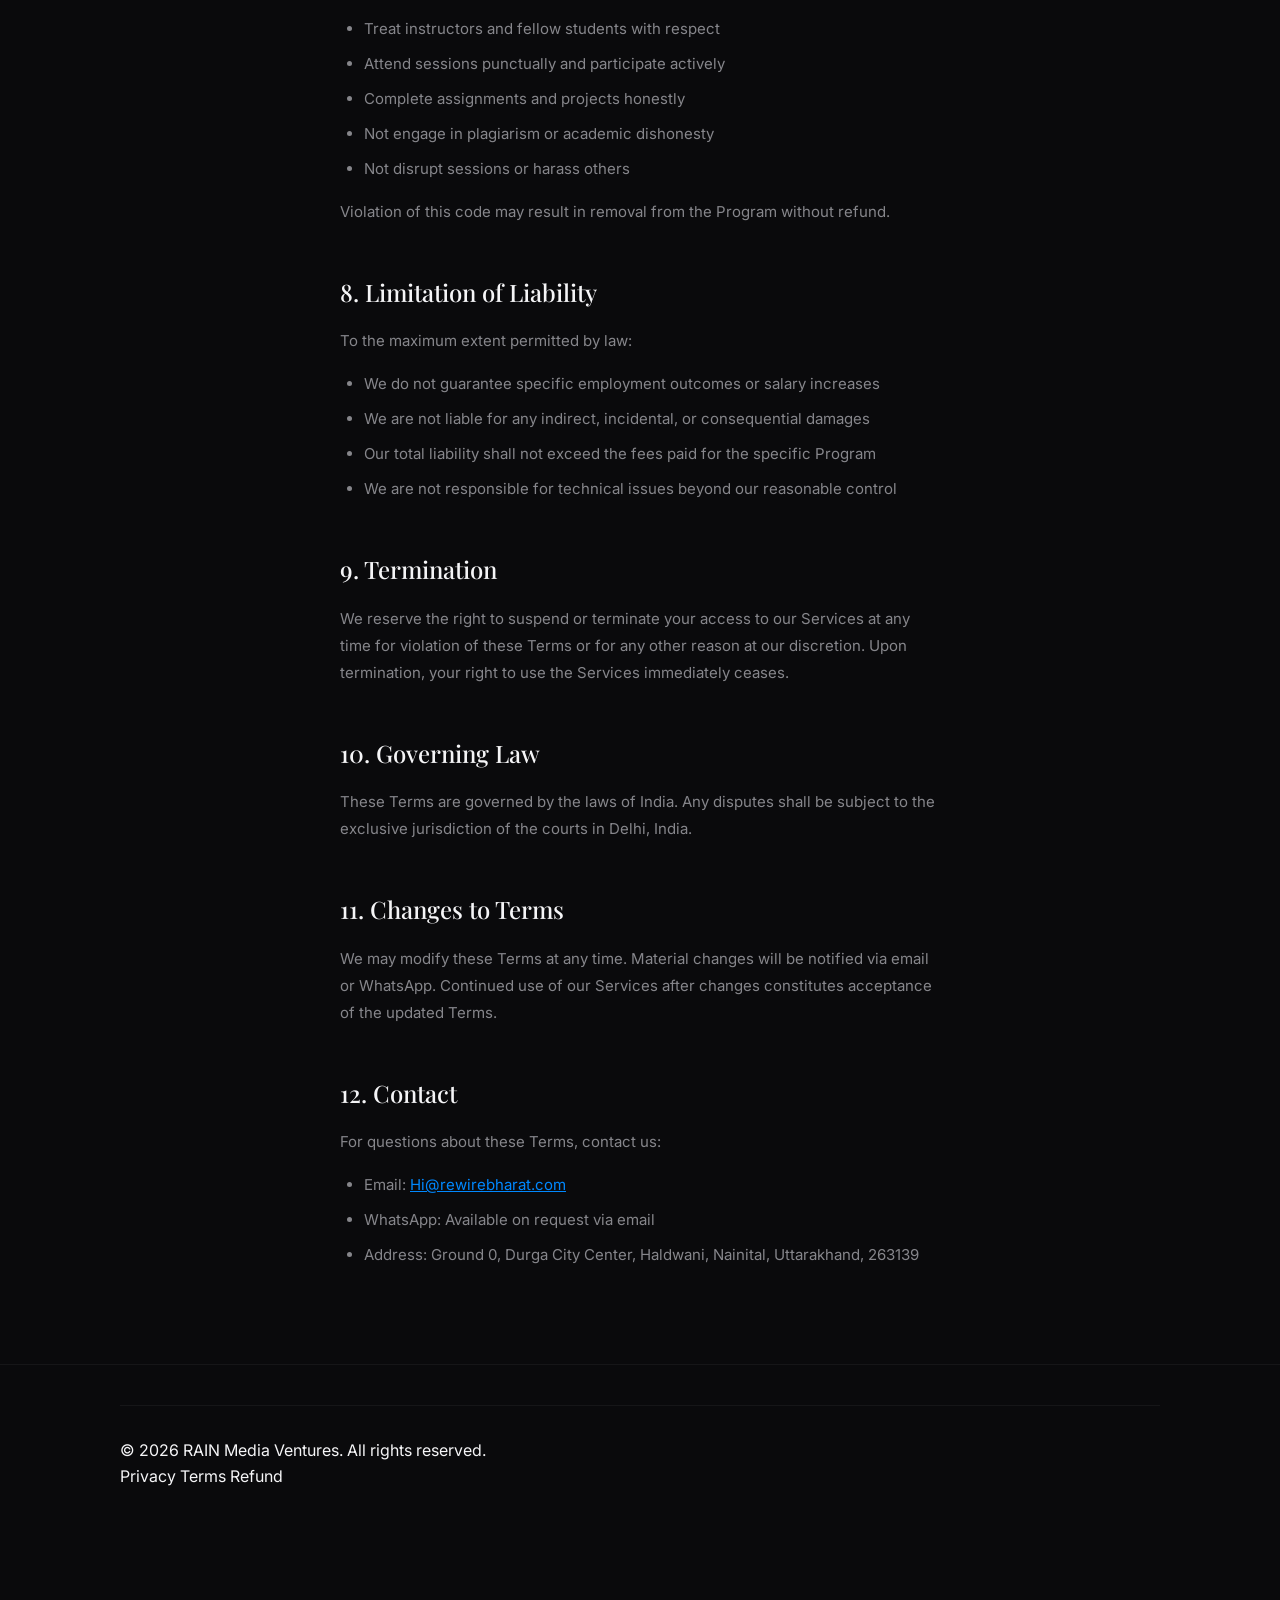
<file: legal/terms.html>
<!DOCTYPE html>
<html lang="en">
<head>
<script>document.documentElement.classList.add('js-loaded');</script>
<meta charset="UTF-8" />
<meta name="viewport" content="width=device-width, initial-scale=1.0" />

  <meta name="referrer" content="no-referrer-when-downgrade"><meta name="robots" content="noindex, follow" />
<link rel="preconnect" href="https://fonts.googleapis.com" />
<link rel="preconnect" href="https://fonts.gstatic.com" crossorigin />
<link href="https://fonts.googleapis.com/css2?family=Inter:wght@300;400;500;600;700&family=Playfair+Display:ital,wght@0,500;0,600;0,700;1,500&display=optional" rel="stylesheet" />
<link rel="stylesheet" href="../css/style.css?v=20" />
<title>Terms of Use — Rewire Academy</title>
<meta name="description" content="Terms of use for Rewire Academy programs, website, and services.">
<link rel="canonical" href="https://rewirebharat.com/legal/terms.html">
<meta property="og:title" content="Terms of Use — Rewire Academy">
<meta property="og:description" content="Terms of use for Rewire Academy programs, website, and services.">
<meta property="og:url" content="https://rewirebharat.com/legal/terms.html">
<meta property="og:image" content="https://rewirebharat.com/images/og-image.png">
<meta name="twitter:title" content="Terms of Use — Rewire Academy">
<meta name="twitter:description" content="Terms of use for Rewire Academy programs, website, and services.">
<meta name="twitter:image" content="https://rewirebharat.com/images/og-image.png">
<style>
  .legal-page { padding: 140px 0 80px; }
  .legal-page .container { max-width: 760px; }
  .legal-page h1 {
    font-family: var(--serif);
    font-size: clamp(32px, 4vw, 48px);
    font-weight: 500;
    margin-bottom: 16px;
  }
  .legal-page .last-updated {
    font-size: 14px;
    color: var(--text-muted);
    margin-bottom: 48px;
    display: block;
  }
  .legal-page h2 {
    font-family: var(--serif);
    font-size: 24px;
    font-weight: 500;
    margin: 48px 0 16px;
    color: var(--text-primary);
  }
  .legal-page h3 {
    font-size: 18px;
    font-weight: 600;
    margin: 32px 0 12px;
    color: var(--text-primary);
  }
  .legal-page p, .legal-page li {
    font-size: 15px;
    line-height: 1.8;
    color: var(--text-secondary);
    margin-bottom: 16px;
  }
  .legal-page ul {
    list-style: disc;
    padding-left: 24px;
    margin-bottom: 16px;
  }
  .legal-page li { margin-bottom: 8px; }
  .legal-page a { color: var(--accent); text-decoration: underline; }
  .legal-page a:hover { color: var(--accent-glow); }
  .legal-back {
    display: inline-flex;
    align-items: center;
    gap: 8px;
    font-size: 14px;
    color: var(--text-muted);
    margin-bottom: 32px;
    transition: color 0.2s;
  }
  .legal-back:hover { color: var(--text-primary); }
</style>
<link rel="icon" type="image/x-icon" href="/favicon.ico">
<link rel="apple-touch-icon" href="/favicon.ico">
<meta name="theme-color" content="#0A0A0C">
<meta property="og:site_name" content="Rewire Academy">
<meta property="og:type" content="website">
<meta name="twitter:card" content="summary_large_image">

<!-- TODO: Replace with your GA4/GTM, Meta Pixel, LinkedIn Insight Tag IDs -->
<script>
  window.REWIRE_ANALYTICS = { enabled: false };
  // Example: enable after adding GTM container ID
  // (function(w,d,s,l,i){w[l]=w[l]||[];w[l].push({'gtm.start': new Date().getTime(),event:'gtm.js'}); ... })(window,document,'script','dataLayer','GTM-XXXXXXX');
</script>
</head>
<body>

<nav class="nav scrolled" style="padding:20px var(--section-pad-x);">
  <div class="container" style="display:flex;align-items:center;justify-content:space-between;">
    <a href="../index.html" class="nav-logo">REWIRE ●</a>
    <a href="../index.html" class="legal-back">← Back to Home</a>
  </div>
</nav>

<main class="legal-page">
  <div class="container">
    <h1>Terms of Use</h1>
    <span class="last-updated">Last updated: June 2026</span>

    <p>Welcome to Rewire Academy. These Terms of Use ("Terms") govern your access to and use of our website, programs, and services (collectively, "Services"). By accessing or using our Services, you agree to be bound by these Terms.</p>

    <h2>1. Definitions</h2>
    <ul>
      <li><strong>"Company"</strong> refers to RAIN Media Ventures</li>
      <li><strong>"User"</strong> or <strong>"You"</strong> refers to any individual who accesses or uses our Services.</li>
      <li><strong>"Program"</strong> refers to any educational course, workshop, or training offered by the Company.</li>
      <li><strong>"Content"</strong> refers to all materials, resources, videos, documents, and intellectual property provided during a Program.</li>
    </ul>

    <h2>2. Eligibility</h2>
    <p>You must be at least 16 years of age to enroll in our Programs. By enrolling, you represent that:</p>
    <ul>
      <li>You meet the minimum age requirement</li>
      <li>The information you provide is accurate and complete</li>
      <li>You have the legal capacity to enter into a binding contract</li>
    </ul>
    <p>For students under 18, enrollment must be completed by a parent or legal guardian who accepts these Terms on behalf of the minor.</p>

    <h2>3. Program Enrollment</h2>
    <h3>3.1 Registration</h3>
    <p>To enroll in a Program, you must complete the registration process and pay the applicable fees. Enrollment is confirmed only upon receipt of full payment or approved EMI arrangement.</p>

    <h3>3.2 Free Mastermind</h3>
    <p>Our free 3-hour mastermind sessions are offered at our discretion. We reserve the right to limit attendance, modify schedules, or cancel sessions with reasonable notice.</p>

    <h3>3.3 Specialist Program Application</h3>
    <p>The Specialist program requires an application and interview. Acceptance is at the sole discretion of the Company. We accept approximately 1 in 3 applicants based on experience, motivation, and program fit.</p>

    <h2>4. Fees and Payment</h2>
    <h3>4.1 Pricing</h3>
    <p>All fees are listed in Indian Rupees (INR) and are inclusive of applicable taxes unless stated otherwise. GST invoices are provided for all payments.</p>

    <h3>4.2 Payment Methods</h3>
    <p>We accept UPI, credit/debit cards, net banking, and Razorpay EMI. Payment must be received before program commencement unless an installment plan is approved.</p>

    <h3>4.3 EMI</h3>
    <p>EMI options are provided through our payment partner (Razorpay). EMI availability depends on your credit card issuer's terms. The Company is not responsible for EMI approval decisions made by banks.</p>

    <h2>5. Refund Policy</h2>
    <p>Our refund policy is as follows:</p>
    <ul>
      <li><strong>Full refund:</strong> Within 7 days of program start, no questions asked</li>
      <li><strong>Partial refund (50%):</strong> Between 8-14 days of program start</li>
      <li><strong>No refund:</strong> After 14 days from program start</li>
      <li><strong>Free mastermind:</strong> No fees, so no refunds applicable</li>
    </ul>
    <p>To request a refund, contact us via WhatsApp or email within the eligible period. Refunds are processed within 10-14 business days to the original payment method.</p>

    <h2>6. Intellectual Property</h2>
    <h3>6.1 Our Content</h3>
    <p>All course materials, videos, documents, code, and resources provided during Programs are the exclusive property of RAIN Media Ventures. You are granted a limited, non-transferable, non-exclusive license to use these materials for personal learning only.</p>

    <h3>6.2 Restrictions</h3>
    <p>You may not:</p>
    <ul>
      <li>Share, distribute, or sell course materials to third parties</li>
      <li>Record or transcribe live sessions without written permission</li>
      <li>Use our content for commercial training or competing services</li>
      <li>Remove copyright notices or watermarks from materials</li>
    </ul>

    <h3>6.3 Your Projects</h3>
    <p>You retain ownership of projects and code you create during the Program. We may request permission to showcase your projects for marketing purposes, which you may decline.</p>

    <h2>7. Code of Conduct</h2>
    <p>All participants are expected to:</p>
    <ul>
      <li>Treat instructors and fellow students with respect</li>
      <li>Attend sessions punctually and participate actively</li>
      <li>Complete assignments and projects honestly</li>
      <li>Not engage in plagiarism or academic dishonesty</li>
      <li>Not disrupt sessions or harass others</li>
    </ul>
    <p>Violation of this code may result in removal from the Program without refund.</p>

    <h2>8. Limitation of Liability</h2>
    <p>To the maximum extent permitted by law:</p>
    <ul>
      <li>We do not guarantee specific employment outcomes or salary increases</li>
      <li>We are not liable for any indirect, incidental, or consequential damages</li>
      <li>Our total liability shall not exceed the fees paid for the specific Program</li>
      <li>We are not responsible for technical issues beyond our reasonable control</li>
    </ul>

    <h2>9. Termination</h2>
    <p>We reserve the right to suspend or terminate your access to our Services at any time for violation of these Terms or for any other reason at our discretion. Upon termination, your right to use the Services immediately ceases.</p>

    <h2>10. Governing Law</h2>
    <p>These Terms are governed by the laws of India. Any disputes shall be subject to the exclusive jurisdiction of the courts in Delhi, India.</p>

    <h2>11. Changes to Terms</h2>
    <p>We may modify these Terms at any time. Material changes will be notified via email or WhatsApp. Continued use of our Services after changes constitutes acceptance of the updated Terms.</p>

    <h2>12. Contact</h2>
    <p>For questions about these Terms, contact us:</p>
    <ul>
      <li>Email: <a href="mailto:Hi@rewirebharat.com">Hi@rewirebharat.com</a></li>
      <li>WhatsApp: Available on request via email</li>
      <li>Address: Ground 0, Durga City Center, Haldwani, Nainital, Uttarakhand, 263139</li>
    </ul>
  </div>
</main>

<footer class="footer" style="padding:40px 0;">
  <div class="container">
    <div class="footer-legal" style="border-top:1px solid var(--border);padding-top:32px;">
      <p>&copy; 2026 RAIN Media Ventures. All rights reserved.</p>
      <div class="footer-legal-links">
        <a href="privacy.html">Privacy</a>
        <a href="terms.html">Terms</a>
        <a href="refund.html">Refund</a>
      </div>
    </div>
  </div>
</footer>

</body>
</html>
</file>
<file: css/style.css>
/* ============================================
   REWIRE ACADEMY — Complete Stylesheet
   Atmospheric Hero + Dark Business Sections
   ============================================ */

/* Reset & Base */
*, *::before, *::after { margin: 0; padding: 0; box-sizing: border-box; -webkit-tap-highlight-color: transparent; }

@property --angle {
  syntax: "<angle>";
  inherits: false;
  initial-value: 0deg;
}

body {
  font-family: var(--sans);
  background: var(--obsidian);
  color: var(--text-primary);
  line-height: 1.6;
  overflow-x: hidden;
  -webkit-font-smoothing: antialiased;
  text-rendering: optimizeLegibility;
  padding-bottom: 80px; /* space for sticky CTA bar */
}
html {
  scroll-behavior: auto;
}
body.reduce-motion *,
body.reduce-motion *::before,
body.reduce-motion *::after {
  animation: none !important;
  transition: none !important;
  scroll-behavior: auto !important;
}
@media (prefers-reduced-motion: reduce) {
  *,
  *::before,
  *::after {
    animation-duration: 0.01ms !important;
    animation-iteration-count: 1 !important;
    transition-duration: 0.01ms !important;
    scroll-behavior: auto !important;
  }
}
img { max-width: 100%; display: block; }
a { text-decoration: none; color: inherit; }
button { font-family: inherit; cursor: pointer; border: none; background: none; color: inherit; }
ul, ol { list-style: none; }

/* Custom Scrollbar */
::-webkit-scrollbar {
  width: 12px;
}
::-webkit-scrollbar-track {
  background: var(--obsidian);
}
::-webkit-scrollbar-thumb {
  background: rgba(255, 255, 255, 0.15);
  border-radius: 10px;
  border: 3px solid var(--obsidian);
}
::-webkit-scrollbar-thumb:hover {
  background: rgba(255, 255, 255, 0.25);
}

::selection { background: var(--accent); color: #000000; }

/* Accessibility Focus Rings */
*:focus-visible {
  outline: 2px solid var(--accent);
  outline-offset: 4px;
}

/* Skip-to-main link */
.skip-link {
  position: absolute;
  left: -9999px;
  top: 0;
  z-index: 10000;
  background: var(--accent);
  color: #000;
  padding: 12px 16px;
  font-weight: 600;
  text-decoration: none;
  border-radius: 0 0 8px 0;
}
.skip-link:focus {
  left: 0;
  width: auto;
  height: auto;
  overflow: visible;
}

.sr-only {
  position: absolute;
  width: 1px;
  height: 1px;
  padding: 0;
  margin: -1px;
  overflow: hidden;
  clip: rect(0, 0, 0, 0);
  white-space: nowrap;
  border: 0;
}

/* ============================================
   DESIGN TOKENS & UTILITIES
   ============================================ */
:root {
  --accent: #0088FF;
  --accent-glow: rgba(0, 136, 255, 0.15);
  --obsidian: #0A0A0C;
  --bg: #0A0A0C;
  --surface: #121214;
  --surface-hover: #161619;
  --border: rgba(255, 255, 255, 0.05);
  --border-hover: rgba(255, 255, 255, 0.12);
  --text-primary: #f5f5f7;
  --text-secondary: #86868b;
  --text-tertiary: #6e6e73;
  --text-muted: #6e6e73;
  --success: #30d158;
  --warning: #f59e0b;
  --danger: #ef4444;
  --radius-lg: 16px;
  --serif: "Playfair Display", Georgia, serif;
  --sans: "Inter", -apple-system, BlinkMacSystemFont, system-ui, sans-serif;
  --ease: cubic-bezier(0.16, 1, 0.3, 1);
}

.container {
  width: 100%;
  max-width: 1200px;
  margin: 0 auto;
  padding: 0 80px;
}
@media (max-width: 1024px) { .container { padding: 0 48px; } }
@media (max-width: 640px) { .container { padding: 0 24px; } }

.section-padding { padding: 100px 0; }
@media (max-width: 768px) { .section-padding { padding: 60px 0; } }

.section-label {
  font-size: clamp(10px, 0.8vw, 12px);
  font-weight: 600;
  letter-spacing: 0.1em;
  text-transform: uppercase;
  color: var(--accent);
  margin-bottom: 12px;
}

.hero-headline {
  font-family: var(--serif);
  font-size: clamp(48px, 6vw, 84px);
  font-weight: 500;
  line-height: 1.05;
  margin-bottom: 24px;
  color: #ffffff;
  letter-spacing: -0.03em;
}

.section-headline {
  font-family: var(--serif);
  font-size: clamp(32px, 4.5vw, 52px);
  font-weight: 600;
  line-height: 1.05;
  letter-spacing: -0.03em;
  margin-bottom: 16px;
  color: var(--text-primary);
}

.section-subheadline {
  font-size: 18px;
  color: var(--text-secondary);
  max-width: 560px;
  line-height: 1.6;
}

.text-center {
  text-align: center;
}
.text-center .section-subheadline {
  margin-left: auto;
  margin-right: auto;
}

.pricing-amount {
  font-size: clamp(40px, 6vw, 56px);
  font-weight: 700;
  line-height: 1;
  color: #fff;
  font-variant-numeric: tabular-nums;
  letter-spacing: -2px;
  margin: 16px 0 8px;
}

.outcome-title {
  font-size: 18px;
  font-weight: 600;
  line-height: 1.3;
  color: #fff;
  margin-bottom: 8px;
}

/* ============================================
   ANIMATIONS
   ============================================ */
@keyframes fadeInUp {
  from { opacity: 0; transform: translateY(40px); }
  to { opacity: 1; transform: translateY(0); }
}
@keyframes fadeIn {
  from { opacity: 0; }
  to { opacity: 1; }
}
@keyframes marquee {
  0% { transform: translateX(0); }
  100% { transform: translateX(-50%); }
}
@keyframes pulse-glow {
  0%, 100% { box-shadow: 0 0 20px var(--accent-glow); }
  50% { box-shadow: 0 0 40px rgba(8,146,208,0.35); }
}
@keyframes float {
  0%, 100% { transform: translateY(0); }
  50% { transform: translateY(-10px); }
}
@keyframes sheikah-spin {
  0% { transform: rotate(0deg); }
  100% { transform: rotate(360deg); }
}
@keyframes leaf-blow {
  0% { transform: translate(-50%, -50%) rotate(0deg) scale(0.5); opacity: 0; }
  20% { opacity: 0.8; }
  100% { transform: translate(30px, -50px) rotate(360deg) scale(1.5); opacity: 0; }
}
@keyframes pulse {
  0% { opacity: 1; box-shadow: 0 0 0 0 rgba(0, 136, 255, 0.7); }
  70% { opacity: 0.7; box-shadow: 0 0 0 6px rgba(0, 136, 255, 0); }
  100% { opacity: 1; box-shadow: 0 0 0 0 rgba(0, 136, 255, 0); }
}

.pulse-dot {
  display: inline-block;
  width: 8px;
  height: 8px;
  border-radius: 50%;
  background-color: var(--accent);
  box-shadow: 0 0 8px var(--accent);
  animation: pulse 2s infinite;
  margin-right: 6px;
}

.reveal {
  opacity: 1;
  transform: translateY(0);
  transition: opacity 0.4s var(--ease), transform 0.4s var(--ease);
}
.js-loaded .reveal {
  opacity: 0;
  transform: translateY(16px);
}
.js-loaded .reveal.visible {
  opacity: 1;
  transform: translateY(0);
}

/* No-JS fallback: ensure content is never hidden if JS fails */
.no-js .reveal {
  opacity: 1 !important;
  transform: none !important;
}

/* ============================================
   BUTTONS
   ============================================ */
.btn {
  display: inline-flex;
  align-items: center;
  justify-content: center;
  gap: 8px;
  padding: 14px 28px;
  font-size: 14px;
  font-weight: 600;
  border-radius: 8px;
  transition: all 0.3s var(--ease);
  white-space: nowrap;
  position: relative;
  overflow: hidden;
  z-index: 1;
}

.btn-primary {
  background: linear-gradient(180deg, rgba(255,255,255,0.1) 0%, rgba(255,255,255,0) 100%), var(--accent);
  border: 1px solid rgba(255,255,255,0.1);
  color: #ffffff;
  box-shadow: inset 0 1px 0 rgba(255,255,255,0.2), 0 4px 12px var(--accent-glow);
}
.btn-primary:hover {
  transform: translateY(-2px);
  box-shadow: inset 0 1px 0 rgba(255,255,255,0.3), 0 8px 24px rgba(0, 136, 255, 0.3);
}

.btn-ghost {
  background: transparent;
  color: #ffffff;
  border: 1px solid var(--border);
}
.btn-ghost:hover {
  background: rgba(255, 255, 255, 0.05);
  border-color: var(--border-hover);
  transform: translateY(-2px);
}

.btn-secondary {
  background: transparent;
  color: #ffffff;
  border: 1px solid var(--border);
}
.btn-secondary:hover {
  background: rgba(255, 255, 255, 0.05);
  border-color: var(--border-hover);
  transform: translateY(-2px);
}

.btn-pill {
  border-radius: 50px;
  padding: 12px 24px;
  font-size: 13px;
}

/* ============================================
   NAVIGATION (dark, scrolled version)
   ============================================ */
.nav {
  position: fixed;
  top: 0;
  left: 0;
  right: 0;
  z-index: 100;
  padding: 20px 0;
  border-bottom: 1px solid transparent;
  transition: all 0.3s var(--ease);
}
.nav.scrolled {
  background: rgba(10, 10, 12, 0.7);
  backdrop-filter: blur(20px);
  -webkit-backdrop-filter: blur(20px);
  border-bottom: 1px solid var(--border);
  padding: 14px 0;
}

.nav-inner {
  display: flex;
  align-items: center;
  justify-content: space-between;
}

.nav-logo {
  font-size: 18px;
  font-weight: 700;
  letter-spacing: 3px;
  color: #ffffff;
  text-transform: uppercase;
}

.nav-links {
  display: flex;
  align-items: center;
  gap: 36px;
}

.nav-links a,
.nav-links button {
  font-size: 13px;
  font-weight: 500;
  color: rgba(255,255,255,0.6);
  transition: color 0.3s;
  letter-spacing: 0.5px;
  background: none;
  border: none;
  padding: 0;
  cursor: pointer;
  font-family: inherit;
}
.nav-links a:hover,
.nav-links button:hover { color: #ffffff; }

/* Mega Menu Dropdown */
.nav-item-dropdown {
  position: relative;
}
.nav-dropdown-trigger {
  display: inline-flex;
  align-items: center;
  gap: 6px;
}
.mega-menu {
  position: absolute;
  top: calc(100% + 16px);
  left: 50%;
  transform: translateX(-50%) translateY(10px);
  width: 780px;
  background: #0A0A0C;
  border: 1px solid rgba(255, 255, 255, 0.06);
  border-radius: 20px;
  padding: 32px;
  z-index: 110;
  opacity: 0;
  pointer-events: none;
  transition: all 0.3s var(--ease);
}

.nav-item-dropdown.open .mega-menu {
  opacity: 1;
  pointer-events: auto;
  transform: translateX(-50%) translateY(0);
}

.mega-menu-footer {
  display: flex;
  align-items: center;
  justify-content: space-between;
  margin-top: 24px;
  padding-top: 18px;
  border-top: 1px solid rgba(255, 255, 255, 0.04);
}

.mega-menu-footer-text {
  font-size: 12px;
  color: var(--text-secondary);
}

.mega-menu-footer-link {
  font-size: 12px;
  font-weight: 600;
  color: var(--accent);
  transition: color 0.3s;
}

.mega-menu-footer-link:hover {
  color: #fff;
}

.nav-ghost-link {
  font-size: 13px;
  font-weight: 500;
  color: var(--text-secondary);
  transition: color 0.3s;
  margin-right: 12px;
}

.nav-ghost-link:hover {
  color: #fff;
}

.mega-menu-inner {
  display: grid;
  grid-template-columns: repeat(3, 1fr);
  gap: 24px;
}

.mega-menu:has(.mega-menu-inner > :only-child) {
  width: 420px;
}

.mega-menu-inner:has(> :only-child) {
  grid-template-columns: 1fr;
}

.mega-menu-column {
  display: flex;
  flex-direction: column;
  padding: 20px;
  border-radius: 12px;
  border: 1px solid rgba(255, 255, 255, 0.03);
  transition: all 0.3s;
  text-align: left;
  background: none;
  color: inherit;
  cursor: pointer;
  width: 100%;
  font-family: inherit;
}
.mega-menu-column:hover {
  background: rgba(255, 255, 255, 0.02);
  border-color: rgba(255, 255, 255, 0.08);
}

.mega-menu-column.featured {
  background: rgba(8, 146, 208, 0.05);
  border-color: rgba(8, 146, 208, 0.2);
}
.mega-menu-column.featured:hover {
  background: rgba(8, 146, 208, 0.08);
}

.mega-menu-tier-label {
  font-size: 10px;
  font-weight: 700;
  text-transform: uppercase;
  letter-spacing: 1.5px;
  color: var(--accent);
  margin-bottom: 12px;
}

.mega-menu-column h4 {
  font-family: var(--serif);
  font-size: 16px;
  font-weight: 600;
  margin-bottom: 8px;
  color: #fff;
}

.mega-menu-column p {
  font-size: 12px;
  color: var(--text-secondary);
  line-height: 1.5;
  margin-bottom: 16px;
  flex-grow: 1;
}

.mega-menu-link {
  font-size: 12px;
  font-weight: 600;
  color: #fff;
  transition: color 0.3s;
  margin-top: auto;
}
.mega-menu-link:hover {
  color: var(--accent);
}

.nav-right {
  display: flex;
  align-items: center;
  gap: 16px;
}

.nav-toggle {
  display: none;
  flex-direction: column;
  gap: 5px;
  padding: 4px;
}
.nav-toggle span {
  display: block;
  width: 22px;
  height: 2px;
  background: #ffffff;
  transition: all 0.3s;
}

@media (max-width: 1024px) {
  .nav-links { display: none; }
  .nav-toggle { display: flex; }
  .nav-cta-secondary { display: none; }
}

.mobile-menu {
  opacity: 0;
  pointer-events: none;
  visibility: hidden;
  position: fixed;
  top: 0;
  left: 0;
  right: 0;
  bottom: 0;
  background: rgba(10, 10, 10, 0.98);
  backdrop-filter: blur(10px);
  z-index: 200;
  display: flex;
  flex-direction: column;
  align-items: center;
  justify-content: center;
  gap: 32px;
  transition: all 0.3s ease;
}
.mobile-menu.active {
  opacity: 1;
  pointer-events: auto;
  visibility: visible;
}
.mobile-menu a {
  font-size: 24px;
  font-weight: 600;
  color: #ffffff;
}
.mobile-menu .close-btn {
  position: absolute;
  top: 24px;
  right: 24px;
  font-size: 32px;
  color: #ffffff;
}

/* ============================================
   HERO — ATMOSPHERIC (from Rewire.html)
   ============================================ */
.hero {
  position: relative;
  width: 100%;
  height: 100vh;
  min-height: 580px;
  overflow: hidden;
  background: var(--obsidian);
}

/* Premium Ambient Hero Gradient Mesh */
.hero-mesh-container {
  position: absolute;
  top: 0;
  right: 0;
  bottom: 0;
  left: 0;
  overflow: hidden;
  z-index: 1;
  pointer-events: none;
}
.hero-mesh-orb {
  position: absolute;
  border-radius: 50%;
  filter: blur(120px);
  opacity: 0.22;
  animation: float-orb 20s infinite alternate ease-in-out;
  transform: translateZ(0);
}
@media (max-width: 768px) {
  .hero-mesh-orb {
    filter: blur(80px);
    opacity: 0.16;
  }
}
.orb-1 {
  width: 50vw;
  height: 50vw;
  background: radial-gradient(circle, var(--accent) 0%, transparent 80%);
  top: -10vw;
  right: -10vw;
  animation-duration: 25s;
}
.orb-2 {
  width: 40vw;
  height: 40vw;
  background: radial-gradient(circle, #8b5cf6 0%, transparent 80%);
  bottom: -10vw;
  right: 15vw;
  animation-duration: 18s;
  animation-delay: -5s;
}
.orb-3 {
  width: 35vw;
  height: 35vw;
  background: radial-gradient(circle, #00f0ff 0%, transparent 80%);
  top: 15vw;
  right: -5vw;
  animation-duration: 22s;
  animation-delay: -10s;
}

@keyframes float-orb {
  0% { transform: translate(0, 0) scale(1); }
  50% { transform: translate(-5%, 5%) scale(1.1); }
  100% { transform: translate(5%, -5%) scale(0.9); }
}



/* Hero left content overlay */
.hero-overlay {
  position: absolute;
  inset: 0;
  z-index: 5;
  display: flex;
  flex-direction: column;
  justify-content: center;
  padding: clamp(104px, 17vh, 156px) clamp(28px, 5vw, 84px) clamp(28px, 5vh, 64px);
  pointer-events: none;
}
.hero-content {
  max-width: min(42%, 560px);
  pointer-events: none;
}
.hero-content > * { pointer-events: auto; }

.hero-eyebrow {
  display: flex;
  align-items: center;
  gap: 14px;
  font-size: 12px;
  letter-spacing: 0.1em;
  text-transform: uppercase;
  color: var(--accent);
  margin-bottom: 24px;
}
.hero-eyebrow::before {
  content: "";
  width: 24px; height: 1px;
  background: var(--accent);
  opacity: 0.5;
}

.hero-headline {
  font-family: var(--serif);
  font-weight: 600;
  font-size: clamp(46px, 6.4vw, 96px);
  line-height: 1.0;
  letter-spacing: -0.03em;
  margin: 0;
  color: var(--text-primary);
}
.hero-headline em {
  font-style: italic;
  font-weight: 500;
  color: #fff;
  background: linear-gradient(135deg, #fff 30%, var(--accent) 100%);
  -webkit-background-clip: text;
  -webkit-text-fill-color: transparent;
}

.hero-subline {
  font-size: clamp(15px, 1.15vw, 18px);
  line-height: 1.6;
  font-weight: 300;
  color: var(--text-secondary);
  max-width: 32em;
  margin: 24px 0 0;
  text-wrap: pretty;
}

.hero-ctas {
  display: flex;
  align-items: center;
  gap: 24px;
  margin-top: 40px;
}

/* Hero CTA Button — sleek Vercel style */
.hero-cta-primary {
  position: relative;
  display: inline-flex;
  align-items: center;
  gap: 10px;
  padding: 14px 28px;
  border-radius: 999px;
  border: 1px solid var(--accent);
  background: var(--accent);
  font-size: 13px;
  letter-spacing: 0.05em;
  text-transform: uppercase;
  font-weight: 600;
  color: #ffffff;
  cursor: pointer;
  box-shadow: 0 8px 20px var(--accent-glow);
  transition: all 0.3s var(--ease);
}
.hero-cta-primary:hover {
  background: #0077ff;
  border-color: #0077ff;
  transform: translateY(-2px);
  box-shadow: 0 12px 28px rgba(0, 136, 255, 0.3);
}
.hero-cta-primary .arrow { transition: transform 0.3s var(--ease); }
.hero-cta-primary:hover .arrow { transform: translateX(4px); }

.hero-cta-secondary {
  font-size: 13px;
  letter-spacing: 0.05em;
  text-transform: uppercase;
  color: var(--text-secondary);
  font-weight: 600;
  transition: color 0.3s;
}
.hero-cta-secondary:hover { color: #fff; }

/* Hero floating card (bottom right) */
.hero-card {
  position: absolute;
  bottom: clamp(40px, 8vh, 80px);
  right: clamp(28px, 5vw, 84px);
  z-index: 5;
  width: 320px;
  background: rgba(20,20,20,0.9);
  backdrop-filter: blur(20px);
  border: 1px solid rgba(255,255,255,0.1);
  border-radius: 16px;
  padding: 28px;
  animation: float 6s ease-in-out infinite;
  pointer-events: auto;
  will-change: transform;
}

.most-popular-badge {
  position: absolute;
  top: -12px;
  right: 24px;
  background: var(--surface-hover);
  color: var(--text-primary);
  font-weight: 700;
  padding: 4px 12px;
  border-radius: 12px;
  font-size: 12px;
  border: 1px solid rgba(0, 136, 255, 0.4);
  box-shadow: 0 0 16px rgba(0, 136, 255, 0.3), inset 0 0 8px rgba(0, 136, 255, 0.1);
  text-transform: uppercase;
  letter-spacing: 0.05em;
}

.hero-card-badge {
  display: inline-block;
  padding: 6px 12px;
  background: rgba(8,146,208,0.15);
  color: var(--accent);
  font-size: 11px;
  font-weight: 600;
  letter-spacing: 1px;
  text-transform: uppercase;
  border-radius: 50px;
  margin-bottom: 16px;
}

.hero-card-title {
  font-size: 18px;
  font-weight: 600;
  color: #ffffff;
  margin-bottom: 6px;
}

.hero-card-desc {
  font-size: 14px;
  color: var(--text-secondary);
  margin-bottom: 20px;
}

.hero-progress-bar {
  height: 6px;
  background: rgba(255,255,255,0.1);
  border-radius: 3px;
  overflow: hidden;
  margin-bottom: 8px;
}
.hero-progress-fill {
  height: 100%;
  width: 0%;
  background: linear-gradient(90deg, var(--accent), #33c3ff);
  border-radius: 3px;
  transition: width 1.2s var(--ease);
}
.hero-progress-text {
  font-size: 12px;
  color: var(--text-tertiary);
  display: flex;
  justify-content: space-between;
}

@media (max-width: 1024px) {
  .hero-content { max-width: 60%; }
  .hero-card { display: none; }
}
@media (max-width: 640px) {
  .hero-content { max-width: 90%; }
  .hero-headline { font-size: clamp(36px, 10vw, 56px); }
}

/* Transition from hero fog into dark sections */
.hero-fade {
  position: absolute;
  bottom: 0;
  left: 0;
  right: 0;
  height: 200px;
  background: linear-gradient(to bottom, transparent, var(--obsidian));
  z-index: 3;
  pointer-events: none;
}

/* ============================================
   STATS BAR
   ============================================ */
.stats {
  border-top: 1px solid var(--border);
  border-bottom: 1px solid var(--border);
  padding: 48px 0;
}

.stats-grid {
  display: grid;
  grid-template-columns: repeat(4, 1fr);
  gap: 32px;
}

.stat-item {
  text-align: center;
}

.stat-number {
  font-size: clamp(32px, 4vw, 48px);
  font-weight: 700;
  line-height: 1;
  letter-spacing: -2px;
  margin-bottom: 8px;
  font-variant-numeric: tabular-nums;
  background: linear-gradient(135deg, #ffffff 0%, #a0a0a0 100%);
  -webkit-background-clip: text;
  -webkit-text-fill-color: transparent;
  background-clip: text;
}

#countdownDisplay {
  font-variant-numeric: tabular-nums;
}

.stat-label {
  font-size: 13px;
  color: var(--text-tertiary);
  letter-spacing: 0.5px;
}

@media (max-width: 768px) {
  .stats-grid { grid-template-columns: repeat(2, 1fr); gap: 24px; }
}

/* ============================================
   TRUSTED BY MARQUEE
   ============================================ */
.marquee {
  padding: 80px 0;
  overflow: hidden;
  background: var(--bg);
}

.marquee-label {
  text-align: center;
  font-size: 32px;
  color: #fff;
  margin-bottom: 64px;
  font-weight: 400;
  letter-spacing: -0.02em;
}

.marquee-label em {
  font-family: var(--serif);
  font-style: italic;
  font-weight: 500;
  padding-right: 4px;
}

.marquee-track {
  display: flex;
  width: max-content;
  animation: marquee 40s linear infinite;
  align-items: center;
}
.marquee:hover .marquee-track {
  animation-play-state: paused;
}

.marquee-item {
  font-size: 20px;
  color: rgba(255, 255, 255, 0.9);
  padding: 0 48px;
  white-space: nowrap;
  display: flex;
  align-items: center;
  justify-content: center;
  filter: grayscale(100%) opacity(0.8);
  transition: filter 0.3s ease;
}
.marquee-item:hover {
  filter: grayscale(0%) opacity(1);
}

/* ============================================
   THE PILLARS
   ============================================ */
.pillars-grid {
  display: grid;
  grid-template-columns: repeat(3, 1fr);
  gap: 24px;
  margin-top: 48px;
}

.pillar-card {
  background: var(--surface);
  border: 1px solid var(--border);
  border-radius: 16px;
  padding: 40px 32px;
  transition: all 0.4s var(--ease);
}
.pillar-card:hover {
  border-color: var(--accent);
  transform: translateY(-4px);
  box-shadow: 0 20px 60px var(--accent-glow);
}

.pillar-icon {
  width: 48px;
  height: 48px;
  display: flex;
  align-items: center;
  justify-content: center;
  border-radius: 12px;
  background: rgba(8,146,208,0.1);
  color: var(--accent);
  margin-bottom: 24px;
}

.pillar-title {
  font-size: 20px;
  font-weight: 600;
  margin-bottom: 10px;
}

.pillar-desc {
  font-size: 15px;
  color: var(--text-secondary);
  line-height: 1.6;
}

@media (max-width: 768px) {
  .pillars-grid { grid-template-columns: 1fr; }
}

/* ============================================
   PROGRAMS
   ============================================ */
.programs-grid {
  display: grid;
  grid-template-columns: repeat(3, 1fr);
  gap: 24px;
  margin-top: 48px;
}

.program-card {
  position: relative;
  height: 520px;
  border-radius: 20px;
  overflow: hidden;
  padding: 32px;
  display: flex;
  flex-direction: column;
  cursor: pointer;
}
.program-card.starter {
  background: linear-gradient(180deg, #2b1f1a 0%, #110d0b 100%);
}
.program-card.professional {
  background: linear-gradient(180deg, #1a1f2b 0%, #0b0d11 100%);
}
.program-card.specialist {
  background: linear-gradient(180deg, #1a2b24 0%, #0b110d 100%);
}

.program-badge {
  position: absolute;
  top: 20px;
  right: 20px;
  background: var(--accent);
  color: #0a0a0c;
  font-size: 10px;
  font-weight: 700;
  padding: 4px 8px;
  border-radius: 4px;
  letter-spacing: 1px;
  z-index: 3;
}

.program-card-text {
  flex: 1;
  display: flex;
  flex-direction: column;
  padding-bottom: 24px;
}
.program-card-text h3 {
  font-family: var(--serif);
  font-size: 32px;
  color: #fff;
  margin-bottom: 12px;
  line-height: 1.15;
}
.program-card-text h3 em {
  font-style: italic;
}
.program-card-text p {
  color: var(--text-secondary);
  font-size: 15px;
  line-height: 1.6;
}

.program-highlights {
  margin-top: auto;
  list-style: none;
  padding: 0;
  display: flex;
  flex-direction: column;
  gap: 10px;
}
.program-highlights li {
  position: relative;
  padding-left: 20px;
  color: rgba(255,255,255,0.75);
  font-size: 14px;
  line-height: 1.45;
}
.program-highlights li::before {
  content: '';
  position: absolute;
  left: 0;
  top: 7px;
  width: 7px;
  height: 7px;
  border-radius: 50%;
  background: var(--accent);
}

.program-step {
  font-size: 11px;
  font-weight: 700;
  letter-spacing: 2px;
  color: var(--accent);
  margin-bottom: 8px;
  text-transform: uppercase;
}

.program-know-more {
  margin-top: auto;
  width: 100%;
  padding: 14px;
  background: rgba(255,255,255,0.05);
  border: 1px solid rgba(255,255,255,0.1);
  border-radius: 10px;
  color: #fff;
  font-size: 14px;
  font-weight: 600;
  cursor: pointer;
  transition: all 0.3s var(--ease);
  z-index: 3;
  text-align: center;
}
.program-know-more:hover {
  background: var(--accent);
  border-color: var(--accent);
  color: #0a0a0c;
}

@media (max-width: 1100px) {
  .programs-grid { grid-template-columns: 1fr; max-width: 540px; margin: 48px auto 0; }
  .program-card { height: auto; min-height: 520px; }
}

/* ============================================
   COURSE MODAL
   ============================================ */
.course-modal-backdrop {
  position: fixed;
  inset: 0;
  background: rgba(0,0,0,0.75);
  backdrop-filter: blur(8px);
  -webkit-backdrop-filter: blur(8px);
  z-index: 1000;
  opacity: 0;
  visibility: hidden;
  transition: opacity 0.4s ease, visibility 0.4s ease;
}
.course-modal-backdrop.active {
  opacity: 1;
  visibility: visible;
}

.course-modal {
  position: fixed;
  inset: 0;
  z-index: 1001;
  display: flex;
  align-items: center;
  justify-content: center;
  padding: 24px;
  opacity: 0;
  visibility: hidden;
  transition: opacity 0.4s ease, visibility 0.4s ease;
  pointer-events: none;
}
.course-modal.active {
  opacity: 1;
  visibility: visible;
  pointer-events: auto;
}

.course-modal-card {
  position: relative;
  width: 100%;
  max-width: 800px;
  max-height: 85vh;
  overflow-y: auto;
  background: var(--surface);
  border: 1px solid var(--border);
  border-radius: 24px;
  padding: 48px;
  box-shadow: 0 32px 64px rgba(0,0,0,0.5);
  transform: scale(0.85) translateY(40px);
  transform-origin: center center;
  transition: transform 0.5s var(--ease), opacity 0.4s ease;
}
.course-modal.active .course-modal-card {
  transform: scale(1) translateY(0);
}

.course-modal-close {
  position: absolute;
  top: 20px;
  right: 20px;
  width: 40px;
  height: 40px;
  border-radius: 50%;
  background: rgba(255,255,255,0.05);
  border: 1px solid rgba(255,255,255,0.1);
  color: rgba(255,255,255,0.6);
  font-size: 24px;
  display: flex;
  align-items: center;
  justify-content: center;
  cursor: pointer;
  transition: all 0.3s ease;
  z-index: 2;
}
.course-modal-close:hover {
  background: rgba(255,255,255,0.1);
  color: #fff;
}

.course-modal-header {
  margin-bottom: 32px;
}
.course-modal-step {
  font-size: 11px;
  font-weight: 700;
  letter-spacing: 2px;
  color: var(--accent);
  margin-bottom: 12px;
  text-transform: uppercase;
}
.course-modal-title {
  font-family: var(--serif);
  font-size: 40px;
  color: #fff;
  margin-bottom: 16px;
  line-height: 1.2;
}
.course-modal-title em {
  font-style: italic;
}
.course-modal-desc {
  font-size: 16px;
  color: rgba(255,255,255,0.7);
  line-height: 1.6;
}

.course-modal-body {
  display: grid;
  grid-template-columns: 1fr 1fr;
  gap: 32px;
  margin-bottom: 32px;
}
.course-modal-section-title {
  font-size: 14px;
  font-weight: 600;
  color: #fff;
  margin-bottom: 16px;
}
.course-modal-features {
  list-style: none;
  padding: 0;
  margin: 0;
  display: flex;
  flex-direction: column;
  gap: 12px;
}
.course-modal-features li {
  font-size: 14px;
  color: rgba(255,255,255,0.75);
  padding-left: 24px;
  position: relative;
  line-height: 1.5;
}
.course-modal-features li::before {
  content: '✓';
  position: absolute;
  left: 0;
  color: var(--accent);
  font-weight: 700;
}

.course-modal-footer {
  padding-top: 24px;
  border-top: 1px solid rgba(255,255,255,0.08);
}

@media (max-width: 768px) {
  .course-modal-card { padding: 32px 24px; }
  .course-modal-title { font-size: 32px; }
  .course-modal-body { grid-template-columns: 1fr; gap: 24px; }
}

/* ============================================
   THE JOURNEY (ORIGIN GRID)
   ============================================ */
.journey-grid {
  display: grid;
  grid-template-columns: repeat(3, 1fr);
  gap: 24px;
}

.origin-card {
  position: relative;
  height: 520px;
  border-radius: 20px;
  overflow: hidden;
  background: linear-gradient(180deg, #2b1f1a 0%, #110d0b 100%);
  padding: 24px;
  display: flex;
  flex-direction: column;
  transition: transform 0.4s var(--ease), box-shadow 0.4s var(--ease);
}
.origin-card:hover {
  transform: translateY(-8px);
  box-shadow: 0 20px 40px rgba(0,0,0,0.4);
}

.origin-glass-inset {
  background: rgba(255,255,255,0.03);
  border: 1px solid rgba(255,255,255,0.06);
  border-radius: 12px;
  height: 260px;
  backdrop-filter: blur(10px);
  -webkit-backdrop-filter: blur(10px);
  padding: 24px;
  position: relative;
  overflow: hidden;
}

.origin-card-text {
  position: absolute;
  bottom: 32px;
  left: 32px;
  right: 32px;
}
.origin-card-text h3 {
  font-weight: 600;
  font-size: 20px;
  color: #fff;
  margin-bottom: 8px;
}
.origin-card-text p {
  color: var(--text-secondary);
  font-size: 14px;
  line-height: 1.6;
}

@media (max-width: 992px) {
  .journey-grid {
    grid-template-columns: 1fr;
    gap: 32px;
  }
}

/* ============================================
   FREE SESSIONS
   ============================================ */
.sessions-grid {
  display: grid;
  grid-template-columns: repeat(3, 1fr);
  gap: 24px;
  margin-top: 48px;
}

.session-card {
  background: var(--surface);
  border: 1px solid var(--border);
  border-radius: 16px;
  padding: 32px;
  transition: all 0.4s var(--ease);
}
.session-card:hover {
  border-color: var(--accent);
  transform: translateY(-4px);
}

.session-date {
  display: inline-block;
  padding: 6px 14px;
  background: rgba(8,146,208,0.1);
  color: var(--accent);
  font-size: 12px;
  font-weight: 600;
  letter-spacing: 1px;
  border-radius: 50px;
  margin-bottom: 16px;
}

.session-title {
  font-family: var(--serif);
  font-size: 18px;
  font-weight: 600;
  margin-bottom: 10px;
  line-height: 1.3;
}

.session-desc {
  font-size: 14px;
  color: var(--text-secondary);
  margin-bottom: 20px;
  line-height: 1.5;
}

.session-cta {
  font-size: 13px;
  font-weight: 600;
  color: var(--accent);
  transition: opacity 0.3s;
}
.session-cta:hover { opacity: 0.8; }

@media (max-width: 1024px) {
  .sessions-grid { grid-template-columns: 1fr; max-width: 500px; margin: 48px auto 0; }
}

/* ============================================
   WHO IS THIS FOR
   ============================================ */
.who-grid {
  display: grid;
  grid-template-columns: repeat(3, 1fr);
  gap: 24px;
  margin-top: 48px;
  position: relative;
}

.who-card {
  background: var(--surface);
  border: 1px solid var(--border);
  border-radius: 16px;
  padding: 36px 32px;
  transition: all 0.4s var(--ease);
  position: relative;
}
.who-card:hover {
  border-color: var(--accent);
  transform: translateY(-4px);
}

.who-card-connector {
  position: absolute;
  top: 50%;
  right: -24px;
  width: 24px;
  height: 2px;
  background: var(--border);
  z-index: -1;
}
.who-card:last-child .who-card-connector { display: none; }

.who-icon {
  width: 44px;
  height: 44px;
  display: flex;
  align-items: center;
  justify-content: center;
  border-radius: 12px;
  background: rgba(8,146,208,0.1);
  color: var(--accent);
  margin-bottom: 20px;
}

.who-title {
  font-family: var(--serif);
  font-size: 18px;
  font-weight: 600;
  margin-bottom: 8px;
}

.who-desc {
  font-size: 14px;
  color: var(--text-secondary);
  line-height: 1.6;
}

@media (max-width: 768px) {
  .who-grid { grid-template-columns: 1fr; }
  .who-card-connector { display: none; }
}

/* ============================================
   TOOLS
   ============================================ */
.bento-grid {
  display: grid;
  grid-template-columns: repeat(4, 1fr);
  grid-auto-rows: minmax(260px, auto);
  gap: 24px;
  margin-top: 48px;
}

.bento-item {
  display: flex;
  flex-direction: column;
  justify-content: space-between;
  padding: 32px;
  background: var(--surface);
  border: 1px solid var(--border);
  border-radius: 20px;
  transition: all 0.4s var(--ease);
  overflow: hidden;
  position: relative;
}
.bento-item:hover {
  border-color: var(--accent);
  background: var(--surface-hover);
  transform: translateY(-4px);
  box-shadow: 0 20px 40px var(--accent-glow);
}
.tool-header {
  display: flex;
  align-items: center;
  gap: 16px;
  margin-bottom: 24px;
}
.bento-item h3 {
  font-size: 18px;
  font-weight: 600;
  margin: 0 0 2px;
  color: var(--text-primary);
}
.bento-item p {
  font-size: 13px;
  color: var(--text-secondary);
  line-height: 1.4;
}

.bento-item.span-2 { grid-column: span 2; }
.bento-item.span-row-2 { grid-row: span 2; }

.tool-icon {
  width: 44px;
  height: 44px;
  display: flex;
  align-items: center;
  justify-content: center;
  border-radius: 12px;
  background: rgba(8,146,208,0.1);
  color: var(--accent);
  font-size: 16px;
  font-weight: 700;
  flex-shrink: 0;
  border: 1px solid rgba(8,146,208,0.2);
}

/* Premium Bento Graphics */
.premium-code-card {
  background: #08080a;
  border: 1px solid rgba(255, 255, 255, 0.05);
  border-radius: 12px;
  padding: 24px;
  font-family: Menlo, Monaco, Consolas, "Courier New", monospace;
  font-size: clamp(11px, 0.9vw, 13px);
  color: #a1a1aa;
  text-align: left;
  line-height: 1.7;
  overflow: hidden;
  margin-top: 16px;
  box-shadow: 0 4px 30px rgba(0, 0, 0, 0.4);
}
.code-keyword { color: var(--accent); }
.code-string { color: #30d158; }
.code-comment { color: #52525b; }

.premium-chain-layout {
  display: flex;
  align-items: center;
  gap: 16px;
  margin-top: 24px;
}
.premium-node {
  background: #121214;
  border: 1px solid rgba(255, 255, 255, 0.05);
  border-radius: 8px;
  padding: 10px 16px;
  font-size: 12px;
  font-weight: 500;
  color: #f4f4f5;
  transition: all 0.3s var(--ease);
}
.premium-node.active {
  border-color: var(--accent);
  box-shadow: 0 0 12px rgba(0, 136, 255, 0.15);
}
.premium-arrow {
  color: var(--text-tertiary);
  font-size: 14px;
}

.premium-crew-layout {
  display: flex;
  align-items: center;
  gap: 12px;
  margin-top: 24px;
}
.premium-agent {
  background: #121214;
  border: 1px solid rgba(255, 255, 255, 0.05);
  border-radius: 50%;
  width: 42px;
  height: 42px;
  display: flex;
  align-items: center;
  justify-content: center;
  font-size: 12px;
  font-weight: 600;
  color: #a1a1aa;
}
.premium-agent.planner { border-color: rgba(167, 139, 250, 0.3); color: #c4b5fd; }
.premium-agent.coder { border-color: rgba(52, 211, 153, 0.3); color: #6ee7b7; }
.premium-agent.writer { border-color: rgba(251, 146, 60, 0.3); color: #fdba74; }

.premium-make-layout {
  display: flex;
  align-items: center;
  gap: 12px;
  margin-top: 24px;
}
.premium-make-node {
  width: 38px;
  height: 38px;
  border-radius: 50%;
  background: #121214;
  border: 1px solid rgba(255, 255, 255, 0.05);
  display: flex;
  align-items: center;
  justify-content: center;
  font-size: 14px;
  color: #a1a1aa;
}
.premium-make-node.active {
  border-color: var(--accent);
  color: #fff;
  box-shadow: 0 0 12px rgba(0, 136, 255, 0.15);
}

.premium-n8n-flow {
  display: flex;
  align-items: center;
  gap: 14px;
  margin-top: 24px;
}
.premium-flow-step {
  background: #121214;
  border: 1px solid rgba(255, 255, 255, 0.05);
  border-radius: 8px;
  padding: 8px 14px;
  font-size: 11px;
  color: #e4e4e7;
  display: flex;
  flex-direction: column;
  gap: 4px;
}
.premium-flow-badge {
  font-size: 9px;
  color: #a1a1aa;
  text-transform: uppercase;
  letter-spacing: 0.05em;
}

.premium-waveform {
  display: flex;
  align-items: center;
  gap: 3px;
  height: 40px;
  margin-top: 24px;
}
.premium-wave-bar {
  width: 3px;
  height: 8px;
  background: rgba(255, 255, 255, 0.1);
  border-radius: 1px;
  transition: all 0.3s;
}
.premium-wave-bar.active {
  background: var(--accent);
  height: 28px;
}

.premium-chart {
  display: flex;
  align-items: flex-end;
  gap: 10px;
  height: 60px;
  margin-top: 24px;
  border-bottom: 1px solid rgba(255, 255, 255, 0.05);
}
.premium-chart-bar {
  width: 24px;
  background: rgba(255, 255, 255, 0.1);
  border-radius: 4px 4px 0 0;
  transition: all 0.3s;
}
.premium-chart-bar.active {
  background: var(--accent);
}

@media (max-width: 1024px) {
  .bento-grid { grid-template-columns: repeat(2, 1fr); }
  .bento-item.span-row-2 { grid-row: span 1; }
}
@media (max-width: 640px) {
  .bento-grid { grid-template-columns: 1fr; }
  .bento-item.span-2 { grid-column: span 1; }
}

/* ============================================
   DUNA VIDEO CAROUSEL & MODAL
   ============================================ */
.duna-carousel-wrapper {
  margin-top: 48px;
  width: 100%;
  overflow-x: auto;
  padding-bottom: 32px;
  /* Hide scrollbar for a cleaner look */
  scrollbar-width: none;
  -ms-overflow-style: none;
  overscroll-behavior-x: contain;
}
.duna-carousel-wrapper::-webkit-scrollbar {
  display: none;
}
.duna-carousel {
  display: flex;
  gap: 16px;
  width: max-content;
  padding: 0 5%;
  scroll-snap-type: x mandatory;
}
.duna-card {
  width: 280px;
  height: 380px;
  border-radius: 12px;
  background: var(--surface);
  position: relative;
  overflow: hidden;
  cursor: pointer;
  transition: transform 0.4s var(--ease), box-shadow 0.4s var(--ease);
  flex-shrink: 0;
  scroll-snap-align: center;
}
.duna-card:hover {
  transform: translateY(-4px);
  box-shadow: 0 20px 40px rgba(0,0,0,0.4);
}
.duna-card-bg {
  position: absolute;
  inset: 0;
  background-size: cover;
  background-position: center;
  opacity: 0.6;
  transition: opacity 0.4s ease, transform 6s linear;
}
.duna-card:hover .duna-card-bg {
  opacity: 0.8;
  transform: scale(1.05);
}
.duna-card-content {
  position: absolute;
  inset: 0;
  padding: 24px;
  display: flex;
  flex-direction: column;
  justify-content: space-between;
  background: linear-gradient(to top, rgba(0,0,0,0.9) 0%, rgba(0,0,0,0) 60%);
  z-index: 2;
}
.duna-card-top {
  display: flex;
  justify-content: space-between;
  align-items: flex-start;
}
.duna-card-author {
  font-size: 13px;
  color: #fff;
  font-weight: 500;
  text-shadow: 0 1px 4px rgba(0,0,0,0.5);
}
.duna-card-role {
  font-size: 11px;
  color: rgba(255,255,255,0.7);
  margin-top: 2px;
}
.duna-card-logo {
  font-weight: 700;
  font-size: 14px;
  color: #fff;
  display: flex;
  align-items: center;
  gap: 6px;
}
.duna-card-logo svg {
  width: 16px;
  height: 16px;
}
.duna-card-quote {
  font-size: 14px;
  line-height: 1.5;
  color: rgba(255,255,255,0.9);
  margin-bottom: 12px;
  display: -webkit-box;
  -webkit-line-clamp: 4;
  -webkit-box-orient: vertical;
  overflow: hidden;
}
.duna-card-plus {
  position: absolute;
  bottom: 24px;
  right: 24px;
  width: 28px;
  height: 28px;
  border-radius: 50%;
  background: rgba(255,255,255,0.15);
  backdrop-filter: blur(4px);
  display: flex;
  align-items: center;
  justify-content: center;
  color: #fff;
  transition: background 0.3s ease;
}
.duna-card:hover .duna-card-plus {
  background: rgba(255,255,255,0.3);
}

/* Modal */
.duna-modal {
  position: fixed;
  inset: 0;
  background: rgba(10, 10, 12, 0.95);
  backdrop-filter: blur(6px);
  z-index: 300;
  display: none;
  align-items: center;
  justify-content: center;
  opacity: 0;
  transition: opacity 0.4s var(--ease);
}
.duna-modal.active {
  display: flex;
  opacity: 1;
}
.duna-modal-content {
  background: #fff;
  border-radius: 20px;
  width: 90%;
  max-width: 800px;
  display: flex;
  overflow: hidden;
  position: relative;
  transform: scale(0.95);
  transition: transform 0.4s var(--ease);
}
.duna-modal.active .duna-modal-content {
  transform: scale(1);
}
.duna-modal-video {
  flex: 0 0 40%;
  background: #111;
  position: relative;
}
.duna-modal-video img {
  width: 100%;
  height: 100%;
  object-fit: cover;
}
.duna-modal-text {
  flex: 1;
  padding: 48px;
  display: flex;
  flex-direction: column;
  justify-content: center;
}
.duna-modal-quote {
  font-family: var(--serif);
  font-size: 28px;
  color: #111;
  line-height: 1.4;
  margin-bottom: 32px;
}
.duna-modal-author {
  font-size: 15px;
  color: #666;
  font-weight: 500;
  display: flex;
  align-items: center;
  justify-content: space-between;
}
.duna-modal-logo {
  font-weight: 700;
  color: #111;
  font-size: 18px;
}
.duna-modal-close {
  position: absolute;
  top: 16px;
  right: 16px;
  width: 44px;
  height: 44px;
  border-radius: 50%;
  background: rgba(0,0,0,0.05);
  border: none;
  display: flex;
  align-items: center;
  justify-content: center;
  cursor: pointer;
  color: #666;
  transition: background 0.3s ease;
}
.duna-modal-close:hover {
  background: rgba(0,0,0,0.1);
}
@media (max-width: 768px) {
  .duna-modal-content { flex-direction: column; }
  .duna-modal-video { flex: 0 0 250px; }
  .duna-modal-text { padding: 32px; }
  .duna-modal-quote { font-size: 20px; }
}

/* ============================================
   TEAM MEMBERS (ORIGIN)
   ============================================ */
.team-headline {
  font-size: 56px !important;
}
.team-grid {
  display: grid;
  grid-template-columns: repeat(3, 1fr);
  gap: 20px;
  margin-top: 48px;
}

.team-card {
  background: var(--surface);
  border: 1px solid var(--border);
  border-radius: 16px;
  padding: 18px;
  display: flex;
  flex-direction: column;
  align-items: center;
  text-align: center;
}

.team-photo {
  width: 100%;
  margin-bottom: 16px;
  border-radius: 10px;
}
.team-photo-img {
  width: 100%;
  aspect-ratio: 3 / 4;
  object-fit: cover;
  filter: grayscale(100%) contrast(1.05) brightness(1.15);
}

.team-name {
  font-size: 16px;
  font-weight: 600;
  color: #fff;
  margin-bottom: 4px;
}

.team-role {
  font-size: 13px;
  line-height: 1.5;
  color: rgba(255,255,255,0.6);
}

.team-social {
  width: 32px;
  height: 32px;
  border-radius: 8px;
  border: 1px solid rgba(255,255,255,0.1);
  display: flex;
  align-items: center;
  justify-content: center;
  color: rgba(255,255,255,0.3);
  transition: all 0.3s ease;
}
.team-social:hover {
  color: #fff;
  border-color: rgba(255,255,255,0.3);
  background: rgba(255,255,255,0.05);
}

@media (max-width: 1024px) {
  .team-grid { grid-template-columns: repeat(2, 1fr); }
}
@media (max-width: 640px) {
  .team-grid { grid-template-columns: 1fr; }
  .team-headline { font-size: 40px !important; }
}

/* ============================================
   TESTIMONIALS (ORIGIN VIDEO CARDS)
   ============================================ */
.testimonial-grid {
  display: grid;
  grid-template-columns: repeat(3, 1fr);
  gap: 24px;
  margin-top: 48px;
}

.testimonial-card {
  background: var(--surface);
  border: 1px solid var(--border);
  border-radius: 20px;
  overflow: hidden;
  transition: transform 0.4s var(--ease), box-shadow 0.4s var(--ease);
}
.testimonial-card:hover {
  transform: translateY(-6px);
  box-shadow: 0 20px 40px rgba(0,0,0,0.3);
}

/* Video placeholder area */
.testimonial-video-area {
  position: relative;
  aspect-ratio: 1 / 1;
  background: linear-gradient(135deg, #141418, #0c0c0e);
  display: flex;
  align-items: center;
  justify-content: center;
  overflow: hidden;
  cursor: pointer;
}

.testimonial-tag {
  position: absolute;
  top: 16px;
  left: 16px;
  font-size: 10px;
  font-weight: 700;
  letter-spacing: 2px;
  color: rgba(255,255,255,0.5);
  background: rgba(255,255,255,0.06);
  border: 1px solid rgba(255,255,255,0.08);
  padding: 4px 10px;
  border-radius: 6px;
}

.testimonial-play-btn {
  width: 64px;
  height: 64px;
  border-radius: 50%;
  background: rgba(255,255,255,0.08);
  border: 1px solid rgba(255,255,255,0.12);
  display: flex;
  align-items: center;
  justify-content: center;
  transition: all 0.3s ease;
  backdrop-filter: blur(8px);
  -webkit-backdrop-filter: blur(8px);
}
.testimonial-play-btn svg {
  margin-left: 3px;
}
.testimonial-card:hover .testimonial-play-btn {
  background: rgba(255,255,255,0.15);
  transform: scale(1.1);
}

/* Text below video */
.testimonial-card-body {
  padding: 24px;
}

.testimonial-quote {
  font-size: 15px;
  color: rgba(255,255,255,0.8);
  line-height: 1.6;
  margin-bottom: 20px;
  font-style: normal;
}

.testimonial-author {
  display: flex;
  align-items: center;
  gap: 12px;
}

.testimonial-avatar {
  width: 36px;
  height: 36px;
  border-radius: 50%;
  background: rgba(255,255,255,0.06);
  border: 1px solid rgba(255,255,255,0.1);
  display: flex;
  align-items: center;
  justify-content: center;
  font-size: 12px;
  font-weight: 700;
  color: rgba(255,255,255,0.5);
  flex-shrink: 0;
}

.testimonial-name {
  font-size: 14px;
  font-weight: 600;
  color: #fff;
}
.testimonial-title {
  font-size: 12px;
  color: rgba(255,255,255,0.4);
  margin-top: 2px;
}

@media (max-width: 1024px) {
  .testimonial-grid { grid-template-columns: repeat(2, 1fr); }
}
@media (max-width: 640px) {
  .testimonial-grid { grid-template-columns: 1fr; }
}

/* ============================================
   QUIZ
   ============================================ */
.quiz-banner {
  padding: 48px 0;
  background: linear-gradient(to right, rgba(10,10,10,0.8), rgba(8,146,208,0.05));
  border-top: 1px solid var(--border);
  border-bottom: 1px solid var(--border);
}

.quiz-banner-inner {
  display: flex;
  align-items: center;
  justify-content: space-between;
  gap: 24px;
  background: var(--surface);
  border: 1px solid var(--border);
  border-radius: 16px;
  padding: 32px 48px;
}

.quiz-banner-title {
  font-family: var(--serif);
  font-size: 24px;
  font-weight: 700;
  margin-bottom: 8px;
}

.quiz-banner-desc {
  font-size: 15px;
  color: var(--text-secondary);
}

@media (max-width: 768px) {
  .quiz-banner-inner { flex-direction: column; text-align: center; padding: 24px; }
}

/* Quiz Modal */
.quiz-modal {
  display: none;
  position: fixed;
  inset: 0;
  z-index: 300;
  background: rgba(10,10,10,0.95);
  backdrop-filter: blur(10px);
  align-items: center;
  justify-content: center;
  padding: 24px;
}
.quiz-modal.active { display: flex; }

.quiz-modal-inner {
  background: var(--surface);
  border: 1px solid var(--border);
  border-radius: 20px;
  width: 100%;
  max-width: 560px;
  padding: 40px;
  position: relative;
  animation: fadeInUp 0.4s var(--ease);
}

.quiz-close {
  position: absolute;
  top: 20px;
  right: 20px;
  width: 36px;
  height: 36px;
  display: flex;
  align-items: center;
  justify-content: center;
  border-radius: 50%;
  background: var(--surface-hover);
  color: var(--text-secondary);
  font-size: 20px;
  transition: all 0.3s;
}
.quiz-close:hover { background: var(--border); color: #ffffff; }

.quiz-progress {
  height: 4px;
  background: var(--surface-hover);
  border-radius: 2px;
  margin-bottom: 32px;
  overflow: hidden;
}
.quiz-progress-fill {
  height: 100%;
  background: var(--accent);
  border-radius: 2px;
  transition: width 0.4s var(--ease);
}

.quiz-question {
  font-family: var(--serif);
  font-size: 20px;
  font-weight: 600;
  margin-bottom: 24px;
  line-height: 1.4;
}

.quiz-options {
  display: flex;
  flex-direction: column;
  gap: 10px;
}

.quiz-option {
  padding: 16px 20px;
  background: var(--surface-hover);
  border: 1px solid var(--border);
  border-radius: 12px;
  text-align: left;
  font-size: 14px;
  color: var(--text-secondary);
  transition: all 0.3s;
  cursor: pointer;
}
.quiz-option:hover {
  border-color: var(--accent);
  color: #ffffff;
  background: rgba(8,146,208,0.05);
}

.quiz-result-title {
  font-family: var(--serif);
  font-size: 24px;
  font-weight: 700;
  margin-bottom: 12px;
}

.quiz-result-desc {
  font-size: 15px;
  color: var(--text-secondary);
  margin-bottom: 24px;
  line-height: 1.6;
}

/* ============================================
   FOR BUSINESS (FORECAST ORIGIN)
   ============================================ */
.business-forecast {
  background: linear-gradient(180deg, #0d1a2d 0%, #153c6a 100%);
  position: relative;
  overflow: hidden;
}

.forecast-headline {
  font-size: 64px !important;
  margin-bottom: 16px;
  color: #fff;
}
.forecast-sub {
  color: rgba(255,255,255,0.7) !important;
  margin-bottom: 32px !important;
}

.forecast-pill {
  background: rgba(255,255,255,0.1);
  border: 1px solid rgba(255,255,255,0.2);
  color: #fff;
  border-radius: 8px;
  padding: 10px 24px;
  font-size: 13px;
  letter-spacing: 1px;
  font-weight: 600;
  display: inline-block;
  margin-bottom: 64px;
  transition: all 0.3s ease;
}
.forecast-pill:hover {
  background: rgba(255,255,255,0.2);
  transform: translateY(-2px);
}

.forecast-glass-card {
  background: rgba(255,255,255,0.1);
  backdrop-filter: blur(20px);
  -webkit-backdrop-filter: blur(20px);
  border: 1px solid rgba(255,255,255,0.1);
  border-radius: 24px;
  padding: 40px;
  max-width: 900px;
  margin: 0 auto;
  text-align: left;
}

.forecast-data-row {
  display: flex;
  justify-content: space-between;
  border-bottom: 1px solid rgba(255,255,255,0.1);
  padding-bottom: 32px;
  margin-bottom: 40px;
}

.forecast-label {
  font-size: 14px;
  color: rgba(255,255,255,0.7);
  margin-bottom: 8px;
}
.forecast-value {
  font-size: 32px;
  font-weight: 500;
  color: #fff;
  font-variant-numeric: tabular-nums;
  letter-spacing: -1px;
}
.forecast-delta {
  font-size: 13px;
  color: #a8e6cf;
  margin-top: 4px;
}

.mock-chart-container {
  position: relative;
  width: 100%;
  height: 240px;
}
.forecast-svg {
  width: 100%;
  height: 200px;
}
.chart-labels {
  display: flex;
  justify-content: space-between;
  margin-top: 16px;
  font-size: 12px;
  font-weight: 600;
  letter-spacing: 1px;
  color: rgba(255,255,255,0.5);
}

@media (max-width: 768px) {
  .forecast-headline { font-size: 40px !important; }
  .forecast-data-row { flex-direction: column; gap: 24px; }
  .forecast-glass-card { padding: 24px; }
}

/* ============================================
   FAQ SPLIT LAYOUT (ORIGIN INSPIRED)
   ============================================ */
.faq-split-grid {
  display: grid;
  grid-template-columns: 1fr 1.5fr;
  gap: 64px;
  align-items: start;
}

@media (max-width: 900px) {
  .faq-split-grid {
    grid-template-columns: 1fr;
    gap: 32px;
  }
}

.faq-list {
  display: flex;
  flex-direction: column;
  gap: 8px;
}

.faq-item {
  background: var(--surface);
  border: 1px solid var(--border);
  border-radius: 8px;
  overflow: hidden;
  transition: all 0.3s ease;
}

.faq-item:hover {
  background: rgba(255, 255, 255, 0.05);
}

.faq-question {
  width: 100%;
  text-align: left;
  background: none;
  border: none;
  padding: 24px;
  font-size: 16px;
  font-weight: 500;
  color: #fff;
  cursor: pointer;
  display: flex;
  justify-content: space-between;
  align-items: center;
}

.faq-icon {
  width: 20px;
  height: 20px;
  position: relative;
  flex-shrink: 0;
  margin-left: 16px;
}
.faq-icon::before,
.faq-icon::after {
  content: '';
  position: absolute;
  background: currentColor;
  transition: transform 0.3s var(--ease);
}
.faq-icon::before { width: 2px; height: 14px; top: 3px; left: 9px; }
.faq-icon::after { width: 14px; height: 2px; top: 9px; left: 3px; }

.faq-item.open .faq-icon::before { transform: rotate(90deg); opacity: 0; }

.faq-answer {
  max-height: 0;
  overflow: hidden;
  transition: max-height 0.4s var(--ease), padding 0.4s;
}

.faq-item.open .faq-answer {
  max-height: 300px;
  padding-bottom: 24px;
}

.faq-answer p {
  font-size: 14px;
  color: var(--text-secondary);
  line-height: 1.7;
}

/* ============================================
   NEWSLETTER
   ============================================ */
.newsletter {
  text-align: center;
}

.newsletter-form {
  display: flex;
  gap: 12px;
  justify-content: center;
  margin-top: 32px;
  max-width: 480px;
  margin-left: auto;
  margin-right: auto;
}

.newsletter-input {
  flex: 1;
  padding: 14px 20px;
  background: var(--surface);
  border: 1px solid var(--border);
  border-radius: 8px;
  color: #ffffff;
  font-size: 14px;
  outline: none;
  transition: border-color 0.3s;
}
.newsletter-input:focus { border-color: var(--accent); }
.newsletter-input::placeholder { color: var(--text-tertiary); }

@media (max-width: 480px) {
  .newsletter-form { flex-direction: column; }
}

/* ============================================
   FOOTER
   ============================================ */
.footer {
  border-top: 1px solid var(--border);
  padding: 64px 0 0;
}

.footer-grid {
  display: grid;
  grid-template-columns: 2fr 1fr 1fr 1fr;
  gap: 48px;
  margin-bottom: 48px;
}

.footer-brand {
  font-size: 20px;
  font-weight: 700;
  letter-spacing: 3px;
  margin-bottom: 16px;
}

.footer-tagline {
  font-size: 14px;
  color: var(--text-tertiary);
  line-height: 1.6;
  max-width: 280px;
}

.footer-title {
  font-size: 13px;
  font-weight: 600;
  letter-spacing: 1px;
  text-transform: uppercase;
  color: var(--text-tertiary);
  margin-bottom: 20px;
}

.footer-links li { margin-bottom: 12px; }
.footer-links a {
  font-size: 14px;
  color: var(--text-secondary);
  transition: color 0.3s;
}
.footer-links a:hover { color: #ffffff; }

.footer-social {
  display: none;
  gap: 12px;
  margin-top: 20px;
}

.footer-social a {
  width: 40px;
  height: 40px;
  display: flex;
  align-items: center;
  justify-content: center;
  border-radius: 50%;
  background: var(--surface-hover);
  color: var(--text-secondary);
  transition: all 0.3s;
}
.footer-social a:hover {
  background: var(--accent);
  color: #ffffff;
}

.footer-bottom {
  border-top: 1px solid var(--border);
  padding: 24px 0;
  display: flex;
  justify-content: space-between;
  align-items: center;
  font-size: 12px;
  color: var(--text-tertiary);
}

.footer-bottom a { color: var(--text-tertiary); transition: color 0.3s; }
.footer-bottom a:hover { color: var(--text-secondary); }

@media (max-width: 768px) {
  .section-headline { font-size: 2.5rem; }
  .hero-headline { font-size: 3rem; }
  .stats-grid { grid-template-columns: 1fr 1fr; }
  .pillar-grid { grid-template-columns: 1fr; }
  .footer-grid { grid-template-columns: 1fr 1fr; }
}

/* ============================================
   STICKY BOTTOM CTA
   ============================================ */
.sticky-cta {
  position: fixed;
  bottom: 0;
  left: 0;
  right: 0;
  z-index: 900;
  background: rgba(20,20,20,0.96);
  backdrop-filter: blur(20px);
  border-top: 1px solid var(--border);
  padding: 14px 0;
  transform: translateY(100%);
  transition: transform 0.5s var(--ease);
  display: none;
}
@media (max-width: 768px) {
  .sticky-cta {
    display: block;
  }
}
.sticky-cta.visible { transform: translateY(0); }

.sticky-cta-inner {
  display: flex;
  align-items: center;
  justify-content: space-between;
  gap: 16px;
  max-width: 1200px;
  margin: 0 auto;
  padding: 0 24px;
}

.sticky-cta-info {
  display: flex;
  align-items: center;
  gap: 16px;
}

.sticky-cta-batch {
  font-size: 13px;
  font-weight: 600;
  color: #ffffff;
}

.sticky-cta-meta {
  font-size: 12px;
  color: var(--text-tertiary);
}

.sticky-cta-actions {
  display: flex;
  align-items: center;
  gap: 12px;
}

@media (max-width: 640px) {
  .sticky-cta-inner { flex-direction: column; text-align: center; }
  .sticky-cta-info { flex-direction: column; gap: 4px; }
}

/* ============================================
   SCROLLBAR
   ============================================ */
::-webkit-scrollbar { width: 6px; }
::-webkit-scrollbar-track { background: var(--obsidian); }
::-webkit-scrollbar-thumb { background: var(--border); border-radius: 3px; }



/* Curtain Reveal Loader — REMOVED */

/* Curtain Reveal Loader styles kept for reference (HTML element removed) */
.curtain-loader {
  position: fixed;
  inset: 0;
  z-index: 10000;
  display: flex;
  justify-content: center;
  align-items: center;
  pointer-events: none;
  /* Note: fallback-hide animation removed — HTML element no longer in page */
}
.curtain-panel {
  position: absolute;
  top: 0;
  width: 50%;
  height: 100%;
  background: #070708;
  transition: transform 1.2s cubic-bezier(0.85, 0, 0.15, 1);
  will-change: transform;
}
.left-panel {
  left: 0;
  transform-origin: left;
}
.right-panel {
  right: 0;
  transform-origin: right;
}
.loader-logo {
  font-size: 24px;
  font-weight: 700;
  letter-spacing: 8px;
  color: #fff;
  z-index: 10001;
  transition: opacity 0.6s ease, transform 0.6s ease;
}
.curtain-loader.loaded .left-panel { transform: scaleX(0); }
.curtain-loader.loaded .right-panel { transform: scaleX(0); }
.curtain-loader.loaded .loader-logo { opacity: 0; transform: scale(0.9); }


/* HTML scroll alignment with Lenis */
html.lenis {
  height: auto;
}
.lenis-clean [data-lenis-prevent] {
  touch-action: none;
}
.lenis-clean-scroll {
  overscroll-behavior: contain;
}

/* ==========================================
   STICKY BOTTOM CTA
   ========================================== */
.sticky-cta-bar {
  position: fixed;
  bottom: 0;
  left: 0;
  width: 100%;
  background: rgba(10, 10, 12, 0.9);
  backdrop-filter: blur(20px);
  -webkit-backdrop-filter: blur(20px);
  border-top: 1px solid rgba(255, 255, 255, 0.1);
  padding: 16px 0;
  z-index: 50;
  transform: translateY(100%);
  transition: transform 0.4s cubic-bezier(0.16, 1, 0.3, 1);
  box-shadow: 0 -10px 40px rgba(0, 0, 0, 0.6);
}

.sticky-cta-bar.visible {
  transform: translateY(0);
}

.sticky-cta-inner {
  display: flex;
  justify-content: space-between;
  align-items: center;
}

.sticky-cta-title {
  font-family: var(--serif);
  font-size: 20px;
  font-weight: 600;
  color: #fff;
}

.sticky-cta-right {
  display: flex;
  align-items: center;
  gap: 20px;
}

.sticky-cta-divider {
  width: 1px;
  height: 40px;
  background: rgba(255, 255, 255, 0.2);
}

.sticky-cta-price-info {
  display: flex;
  flex-direction: column;
}

.sticky-cta-price {
  font-size: 18px;
  color: #fff;
  display: flex;
  align-items: baseline;
  gap: 8px;
}

.sticky-cta-timer {
  font-size: 12px;
  color: rgba(255,255,255,0.7);
  margin-top: 2px;
  font-weight: 500;
}

@media (max-width: 768px) {
  .sticky-cta-title { display: none; }
  .sticky-cta-inner { justify-content: center; width: 100%; }
}

/* MASTERMIND BENTO GRID STYLES */
.mm-bento-section {
  padding: 100px 0;
  background: var(--obsidian);
}
.mm-bento-header {
  text-align: left;
  margin-bottom: 60px;
}
.mm-bento-header h2 {
  font-size: clamp(32px, 4vw, 42px);
  color: #fff;
  margin-bottom: 16px;
  line-height: 1.2;
  font-weight: 700;
}
.mm-bento-header p {
  color: rgba(255,255,255,0.5);
  font-size: 15px;
  max-width: 800px;
  line-height: 1.7;
}
.mm-bento-grid {
  display: grid;
  grid-template-columns: repeat(12, 1fr);
  gap: 16px;
}
.mm-bento-card {
  position: relative;
  background: #141414;
  border: 1px solid rgba(255,255,255,0.08);
  border-radius: 16px;
  overflow: hidden;
  min-height: 380px;
  display: flex;
  flex-direction: column;
}
.mm-bento-card-wide-left { grid-column: span 7; min-height: 420px; }
.mm-bento-card-wide-right { grid-column: span 5; min-height: 420px; }
.mm-bento-card-third { grid-column: span 4; min-height: 340px; }

/* Background image layer */
.mm-bento-bg {
  position: absolute;
  inset: 0;
  background-size: cover;
  background-position: center;
  background-repeat: no-repeat;
  filter: grayscale(100%) brightness(0.5);
  transition: filter 0.6s cubic-bezier(0.16, 1, 0.3, 1);
  z-index: 1;
}
.mm-bento-card:hover .mm-bento-bg {
  filter: grayscale(0%) brightness(0.7);
}

/* Gradient overlay to keep top text readable over busy backgrounds */
.mm-bento-card::after {
  content: '';
  position: absolute;
  inset: 0;
  background: linear-gradient(to bottom, rgba(0,0,0,0.72) 0%, rgba(0,0,0,0.35) 40%, rgba(0,0,0,0) 70%);
  z-index: 1;
  pointer-events: none;
}

/* Text content */
.mm-bento-content {
  position: relative;
  z-index: 2;
  padding: 24px 28px;
  pointer-events: none;
}
.mm-bento-title {
  font-size: 16px;
  font-weight: 600;
  color: #fff;
  margin-bottom: 4px;
  letter-spacing: -0.01em;
  text-shadow: 0 2px 8px rgba(0,0,0,0.5);
}
.mm-bento-desc {
  font-size: 13px;
  color: rgba(255,255,255,0.7);
  line-height: 1.4;
  text-shadow: 0 1px 6px rgba(0,0,0,0.5);
}

/* "✨ Prompt" label at bottom-left */
.mm-bento-label {
  position: absolute;
  bottom: 20px;
  left: 20px;
  z-index: 3;
  background: rgba(0,0,0,0.6);
  backdrop-filter: blur(8px);
  -webkit-backdrop-filter: blur(8px);
  padding: 6px 14px;
  border-radius: 8px;
  font-size: 13px;
  color: #fff;
  font-weight: 500;
  border: 1px solid rgba(255,255,255,0.1);
}

/* ---- Database UI mockup inside "Build AI Applications" card ---- */
.mm-db-ui {
  position: relative;
  z-index: 2;
  display: flex;
  gap: 0;
  margin: 0 20px 20px;
  flex: 1;
  border-radius: 10px;
  overflow: hidden;
  border: 1px solid rgba(255,255,255,0.08);
  background: #1a1a1a;
}
.mm-db-sidebar {
  width: 160px;
  background: #111;
  padding: 12px 0;
  border-right: 1px solid rgba(255,255,255,0.06);
  display: flex;
  flex-direction: column;
  gap: 2px;
}
.mm-db-sidebar-item {
  display: flex;
  align-items: center;
  gap: 10px;
  padding: 10px 16px;
  font-size: 13px;
  color: rgba(255,255,255,0.5);
  cursor: default;
  transition: background 0.2s, color 0.2s;
  border-radius: 0;
}
.mm-db-sidebar-item.active {
  background: rgba(255,255,255,0.06);
  color: #fff;
}
.mm-db-sidebar-item:hover {
  background: rgba(255,255,255,0.04);
  color: rgba(255,255,255,0.7);
}
.mm-db-icon {
  font-size: 14px;
  width: 18px;
  text-align: center;
  flex-shrink: 0;
}
.mm-db-panel {
  flex: 1;
  padding: 16px 20px;
  display: flex;
  flex-direction: column;
  gap: 8px;
}
.mm-db-panel-title {
  font-size: 16px;
  font-weight: 600;
  color: #fff;
}
.mm-db-panel-sub {
  font-size: 12px;
  color: rgba(255,255,255,0.4);
  margin-bottom: 8px;
}
.mm-db-tag {
  display: inline-block;
  background: rgba(196, 240, 51, 0.12);
  color: var(--lime, #c4f033);
  border: 1px solid rgba(196, 240, 51, 0.2);
  padding: 6px 14px;
  border-radius: 6px;
  font-size: 12px;
  font-weight: 500;
  width: fit-content;
}

/* ---- Responsive ---- */
@media (max-width: 992px) {
  .mm-bento-card-wide-left,
  .mm-bento-card-wide-right { grid-column: span 6; min-height: 360px; }
  .mm-bento-card-third { grid-column: span 4; min-height: 300px; }
}
@media (max-width: 768px) {
  .mm-bento-card-wide-left,
  .mm-bento-card-wide-right,
  .mm-bento-card-third { grid-column: span 12; min-height: 280px; }
  .mm-db-ui { flex-direction: column; }
  .mm-db-sidebar { width: 100%; border-right: none; border-bottom: 1px solid rgba(255,255,255,0.06); flex-direction: row; overflow-x: auto; padding: 8px; gap: 4px; }
  .mm-db-sidebar-item { white-space: nowrap; padding: 8px 12px; font-size: 12px; border-radius: 6px; }
}
</file>
